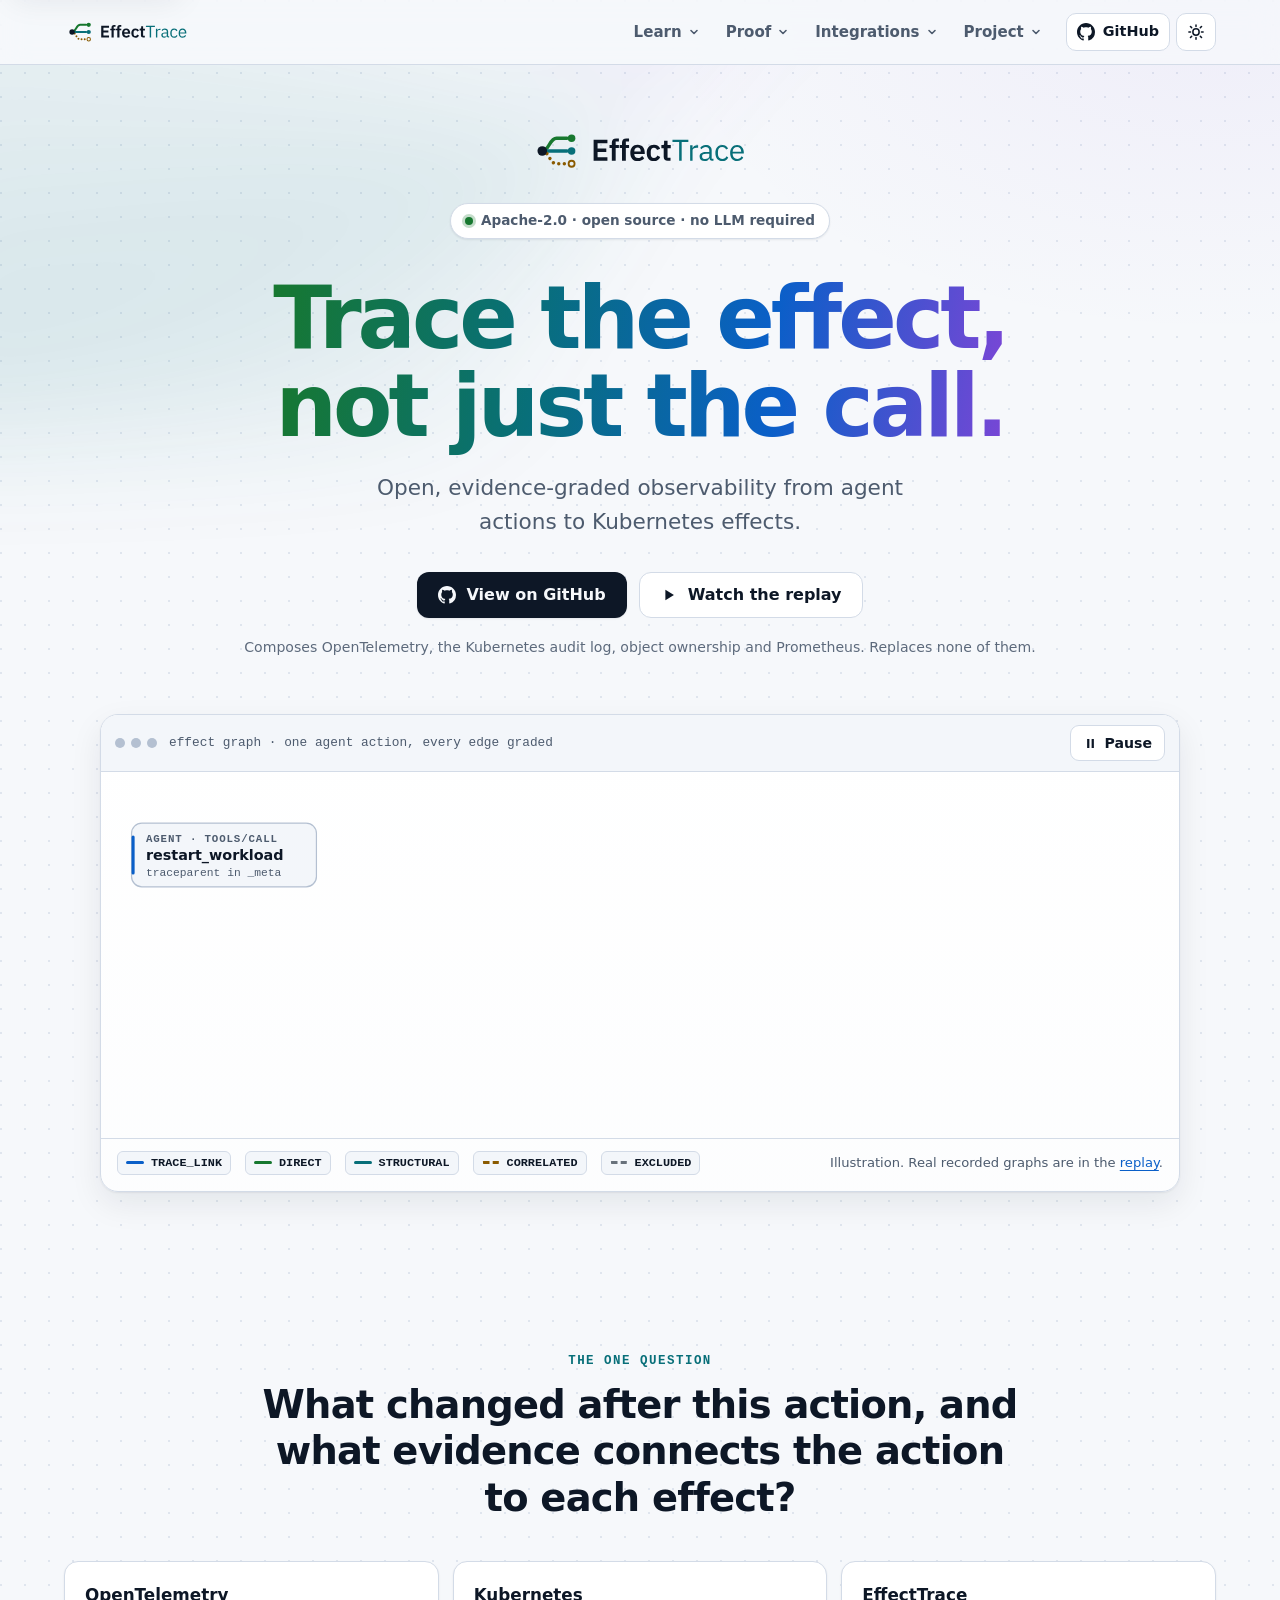
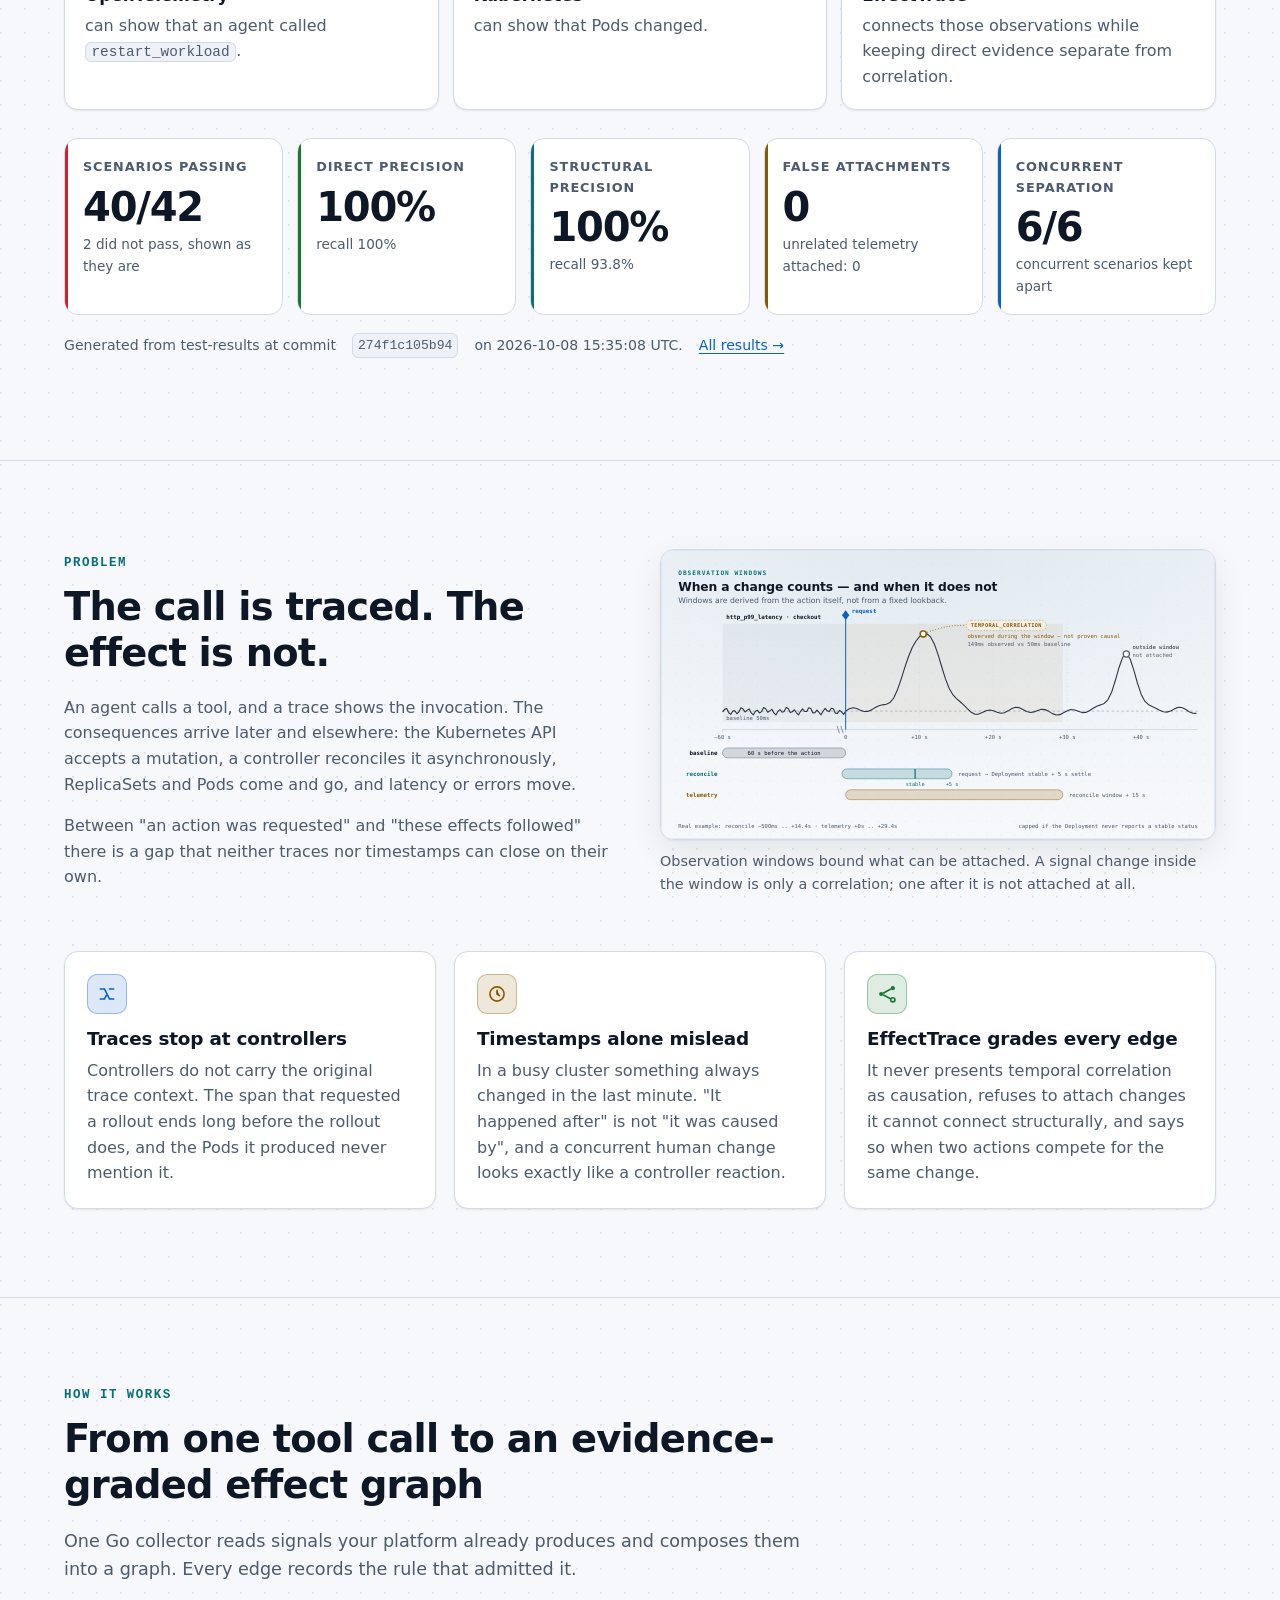
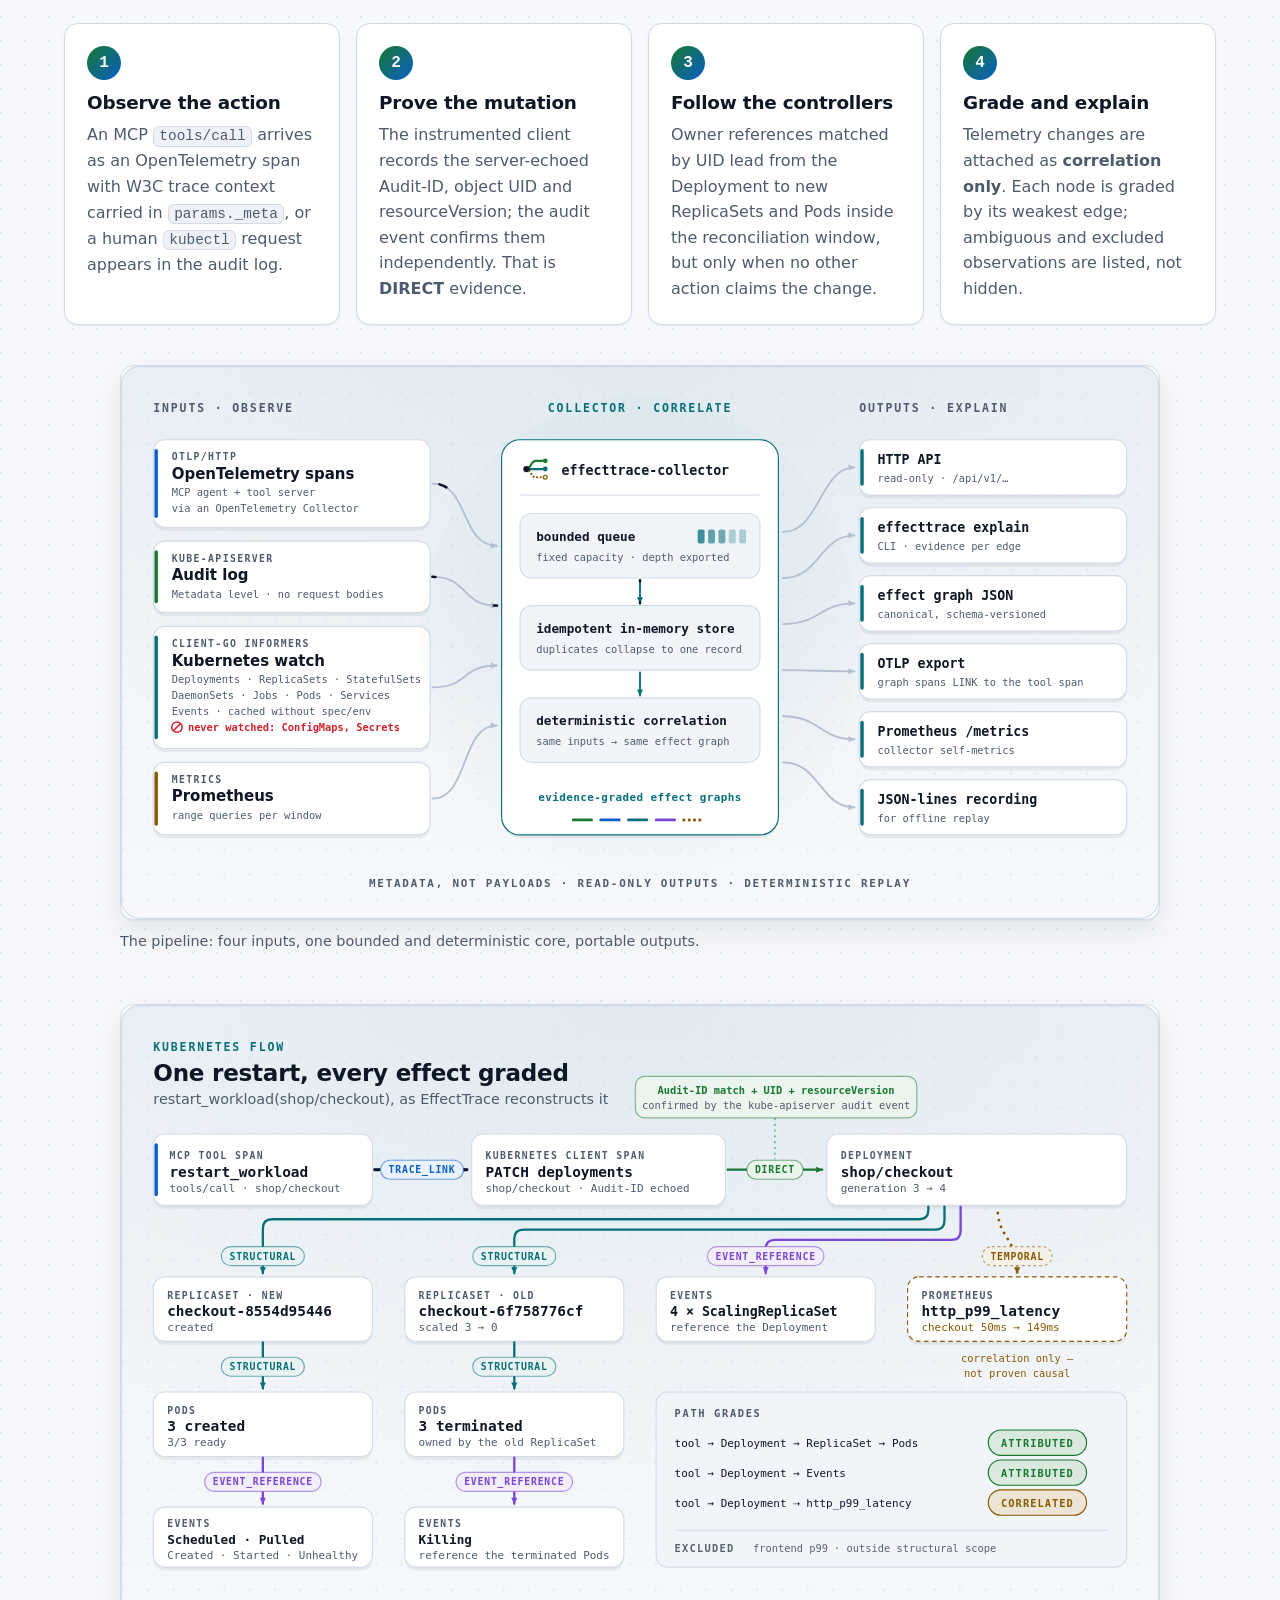
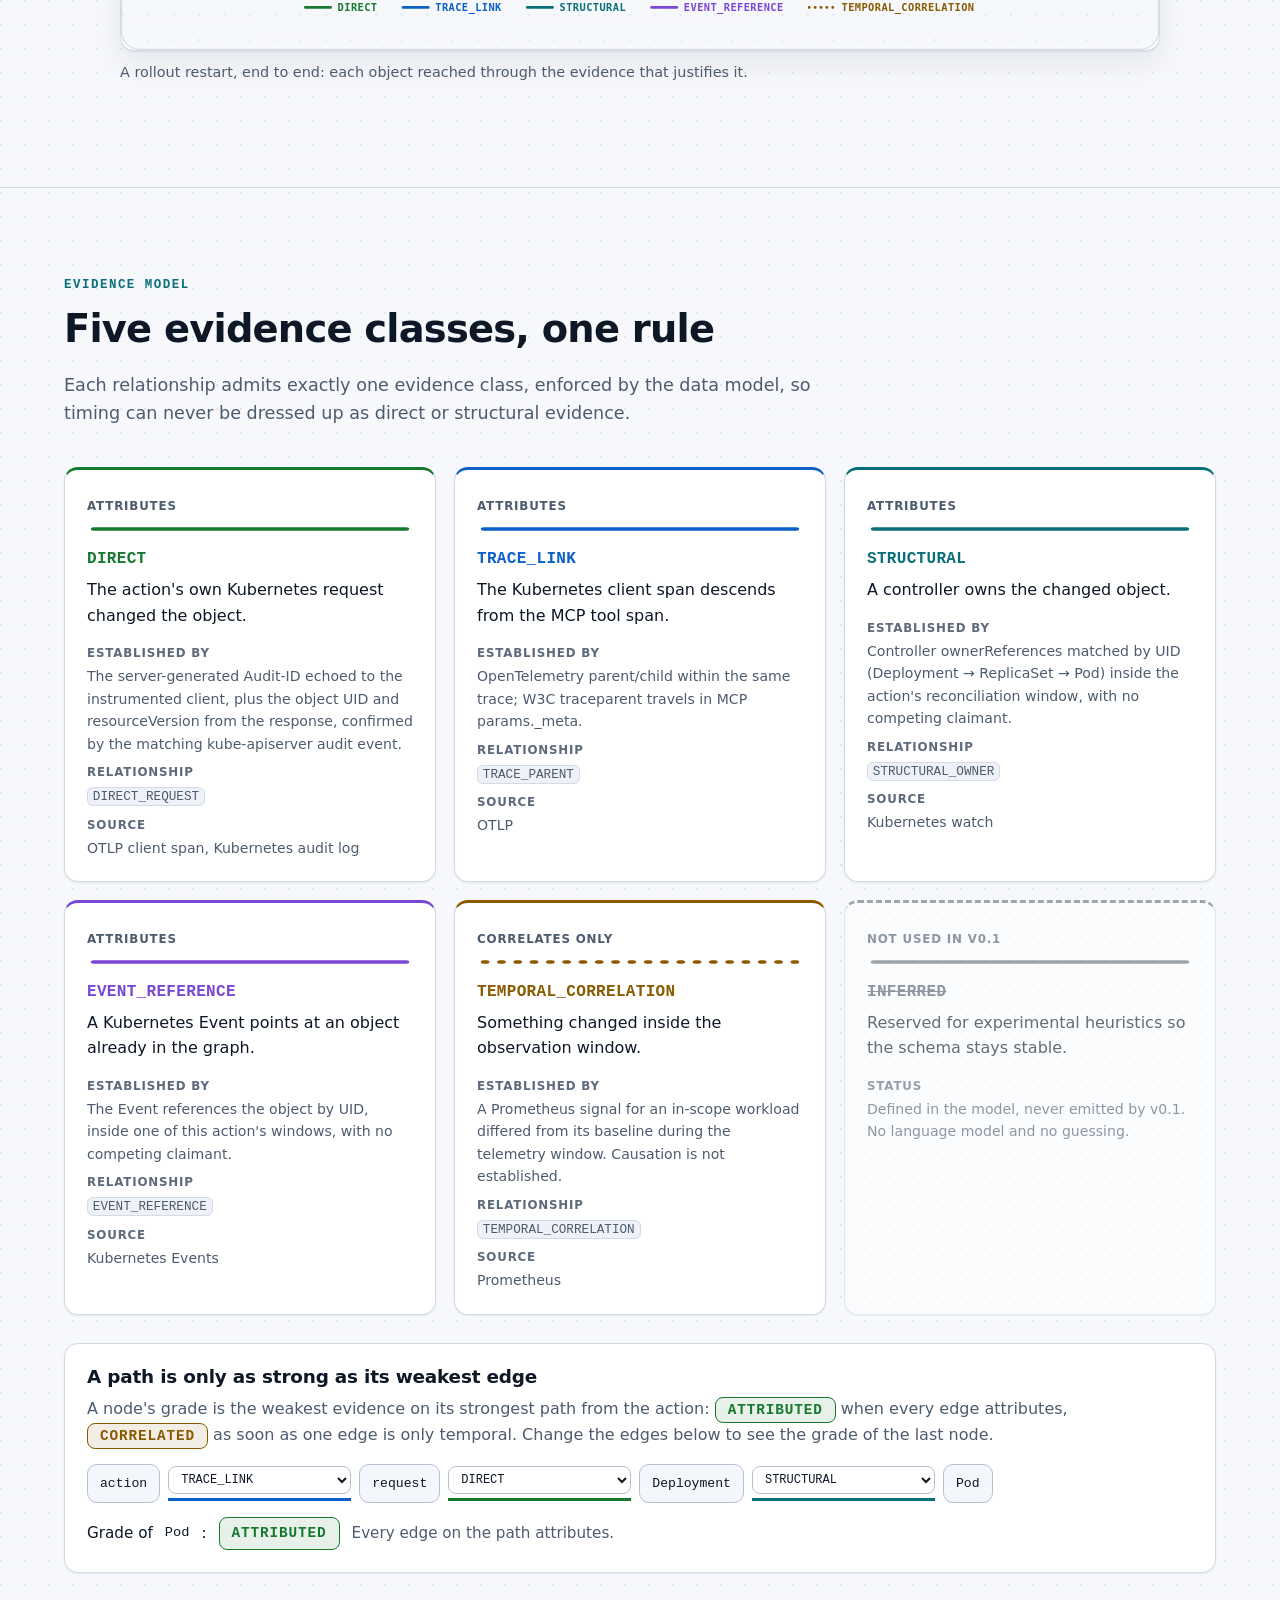
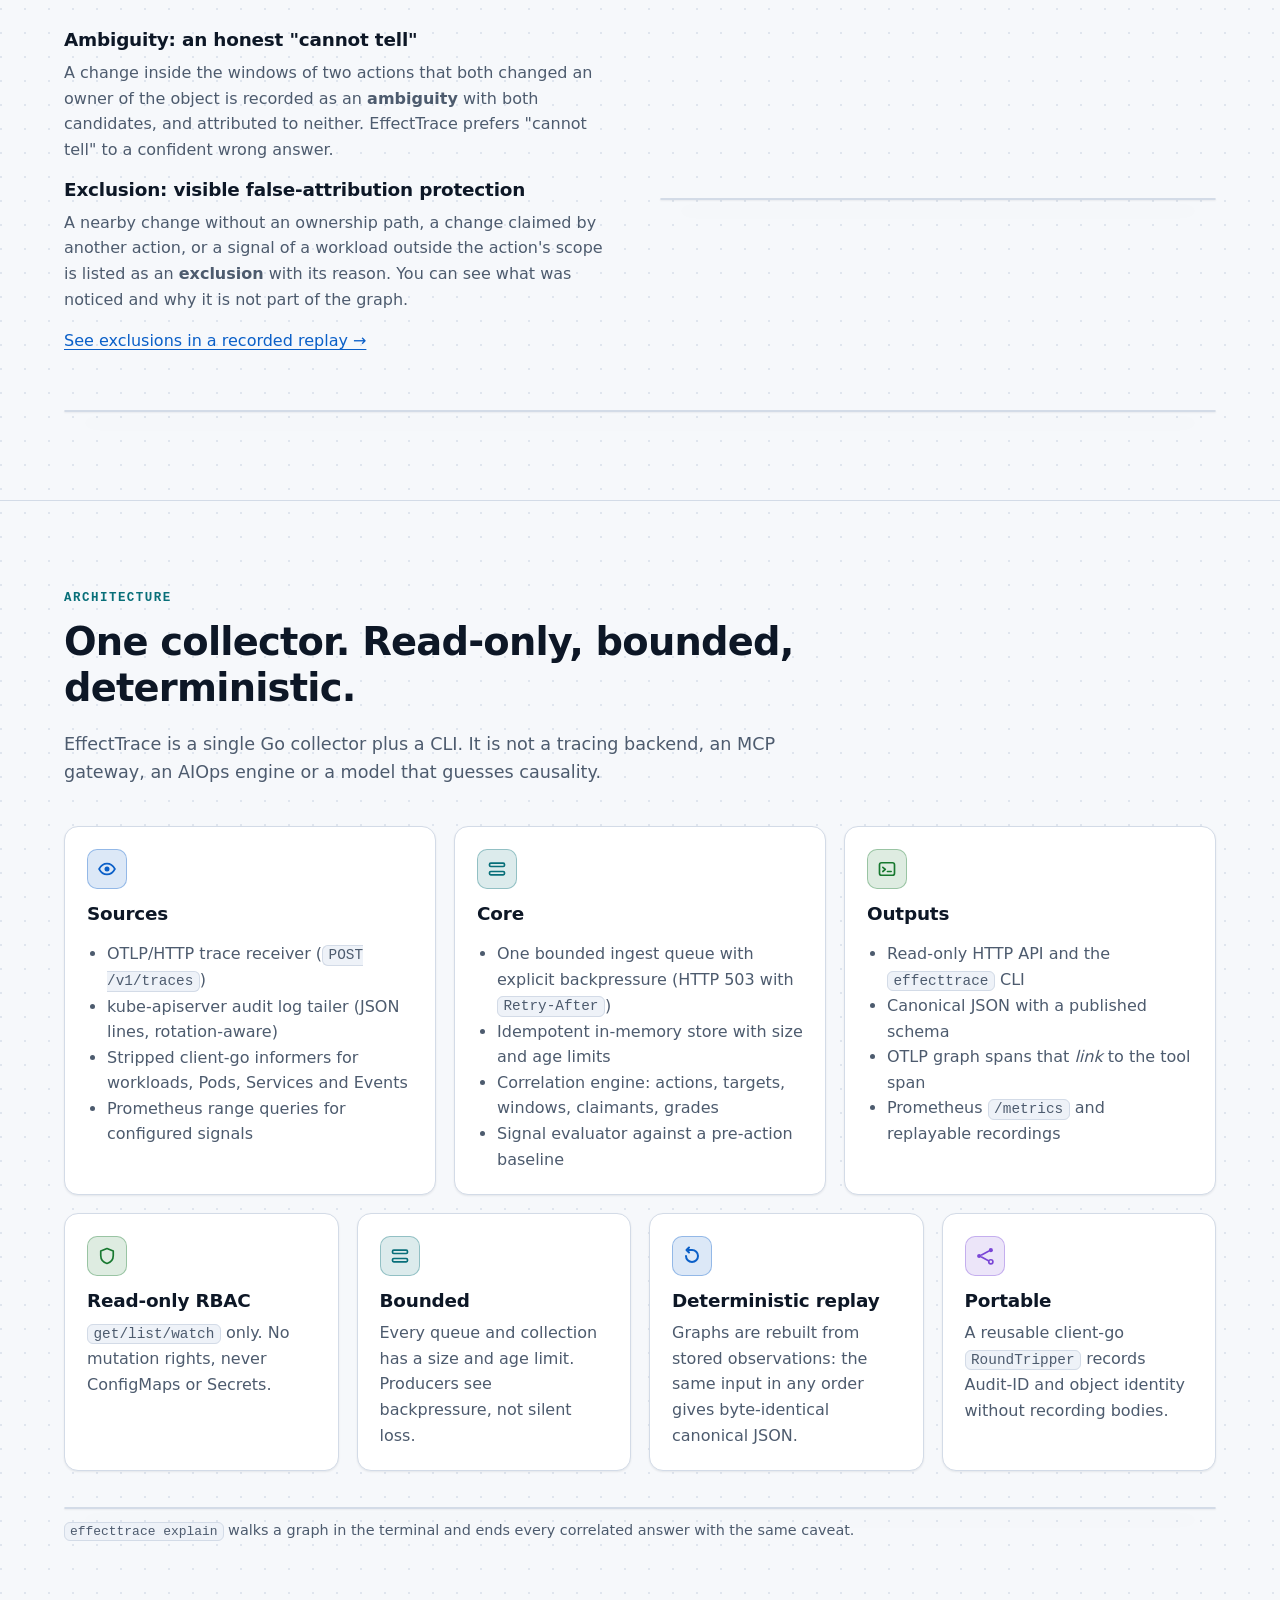
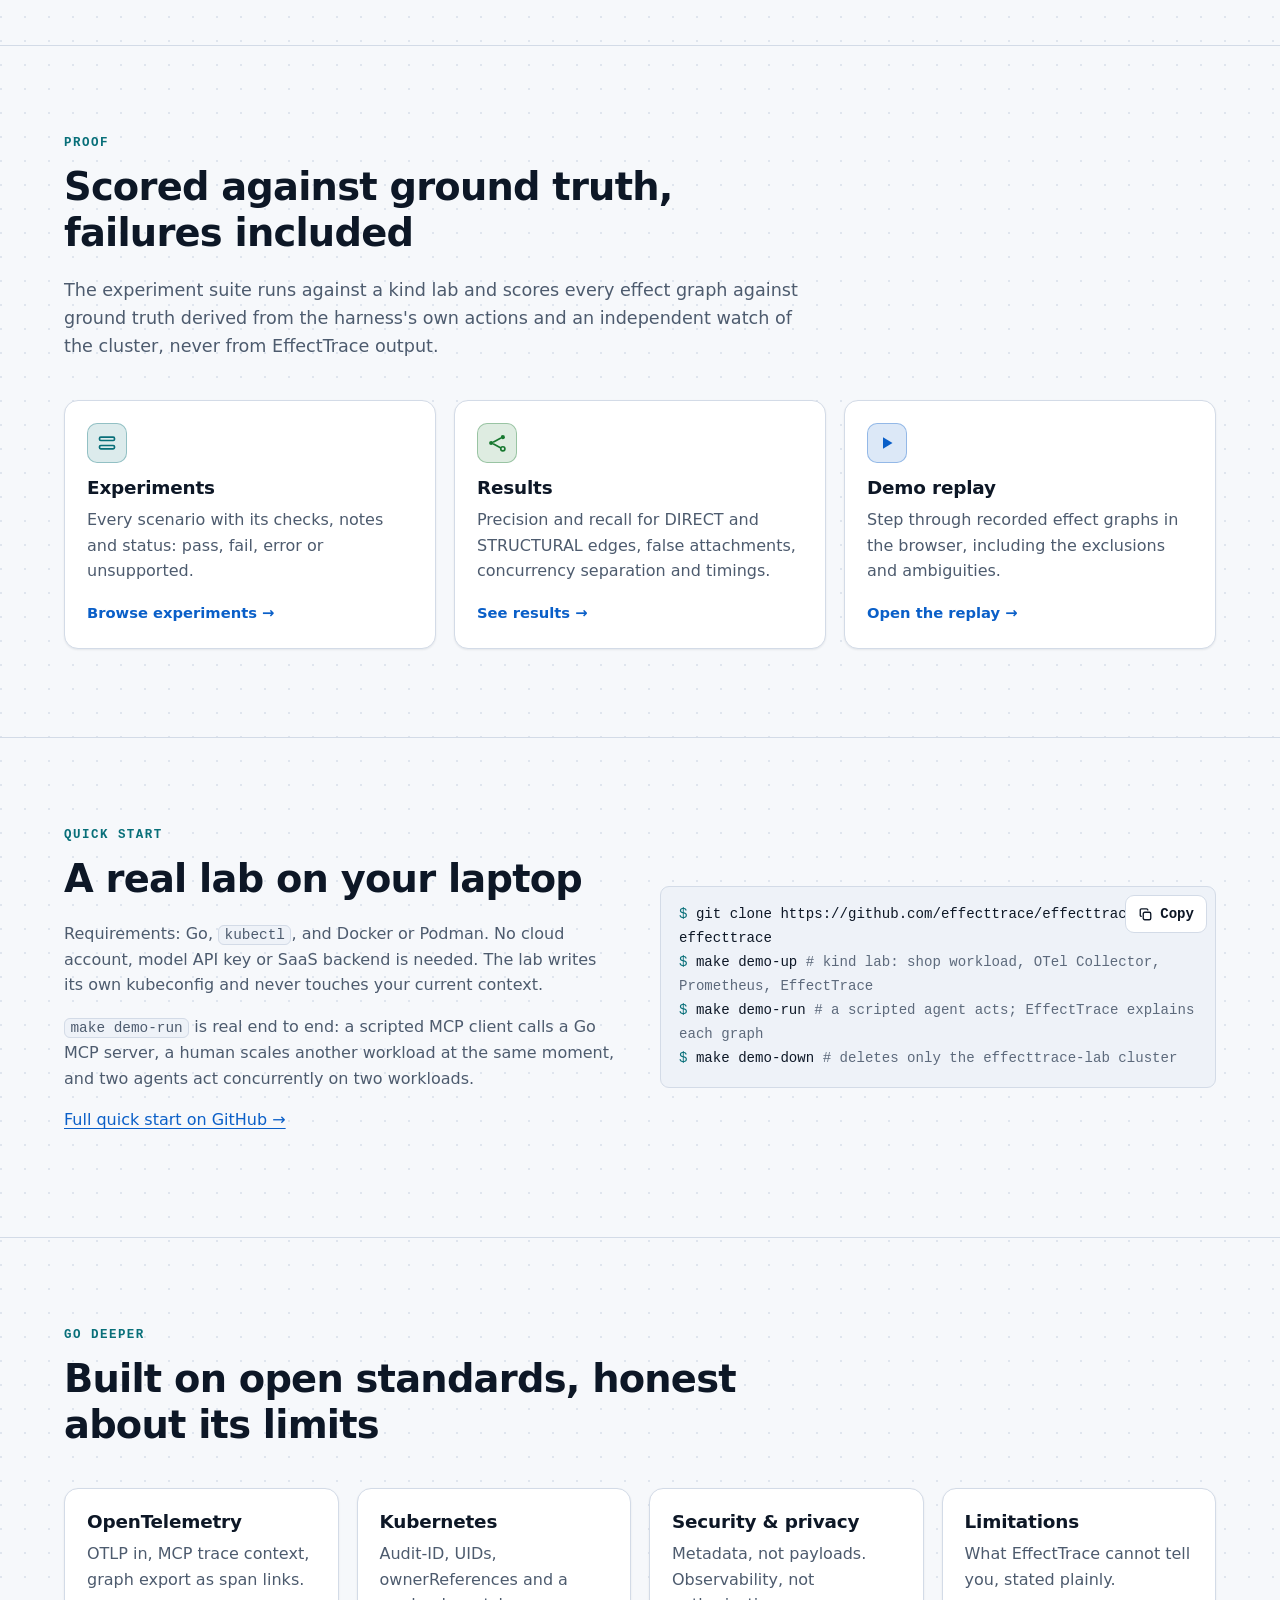
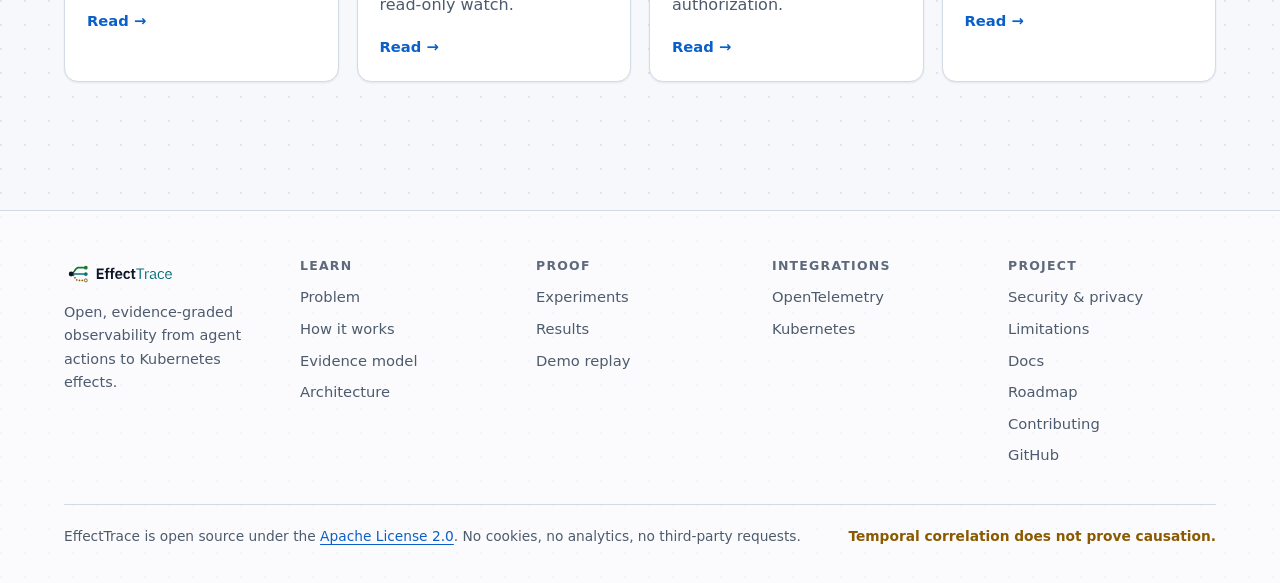
<file: index.html>
<!doctype html>
<html lang="en">
<head>
<meta charset="utf-8">
<meta name="viewport" content="width=device-width, initial-scale=1">
<meta http-equiv="Content-Security-Policy" content="default-src 'self'; img-src 'self' data:; style-src 'self'; script-src 'self'; connect-src 'self'; font-src 'self'; object-src 'none'; base-uri 'none'; form-action 'none'">
<meta name="referrer" content="no-referrer">
<title>EffectTrace · Trace the effect, not just the call.</title>
<meta name="description" content="Open, evidence-graded observability from agent actions to Kubernetes effects. Apache-2.0, no LLM required.">
<meta name="color-scheme" content="dark light">
<meta name="theme-color" content="#0b0f17" media="(prefers-color-scheme: dark)">
<meta name="theme-color" content="#f6f8fb" media="(prefers-color-scheme: light)">
<link rel="icon" href="favicon.svg" type="image/svg+xml">
<meta property="og:type" content="website">
<meta property="og:site_name" content="EffectTrace">
<meta property="og:title" content="EffectTrace · Trace the effect, not just the call.">
<meta property="og:description" content="Open, evidence-graded observability from agent actions to Kubernetes effects. Apache-2.0, no LLM required.">
<meta property="og:url" content="https://effecttrace.github.io/">
<meta property="og:image" content="https://effecttrace.github.io/assets/social-preview.png">
<meta property="og:image:width" content="1280">
<meta property="og:image:height" content="640">
<meta property="og:image:alt" content="EffectTrace: Trace the effect, not just the call.">
<meta name="twitter:card" content="summary_large_image">
<meta name="twitter:title" content="EffectTrace · Trace the effect, not just the call.">
<meta name="twitter:description" content="Open, evidence-graded observability from agent actions to Kubernetes effects. Apache-2.0, no LLM required.">
<meta name="twitter:image" content="https://effecttrace.github.io/assets/social-preview.png">
<link rel="stylesheet" href="assets/css/site.css">
<script src="assets/js/theme-init.js"></script>
<script type="module" src="assets/js/site.js"></script>
<script type="module" src="assets/js/home.js"></script>
</head>
<body>
<a class="skip-link" href="#main">Skip to content</a>
<header class="site-header">
<div class="container header-inner">
<a class="brand" href="index.html" aria-label="EffectTrace home">
<img class="theme-dark-only" src="assets/logo-dark.svg" alt="EffectTrace" width="128" height="34">
<img class="theme-light-only" src="assets/logo.svg" alt="EffectTrace" width="128" height="34">
</a>
<nav class="nav" id="site-nav" aria-label="Primary">
<ul class="nav-list">
<li class="nav-group"><button class="nav-trigger" type="button" aria-expanded="false" aria-controls="menu-learn">Learn <svg class="chev" viewBox="0 0 12 12" aria-hidden="true" focusable="false"><path fill="none" stroke="currentColor" stroke-width="1.6" stroke-linecap="round" stroke-linejoin="round" d="M3 4.5l3 3 3-3"/></svg></button><ul class="nav-menu" id="menu-learn"><li><a href="index.html#problem"><span class="m-title">Problem</span><span class="m-desc">Why the call is not the effect</span></a></li><li><a href="index.html#how-it-works"><span class="m-title">How it works</span><span class="m-desc">From tool call to effect graph</span></a></li><li><a href="index.html#evidence"><span class="m-title">Evidence model</span><span class="m-desc">Five evidence classes, weakest-link grades</span></a></li><li><a href="index.html#architecture"><span class="m-title">Architecture</span><span class="m-desc">One read-only, bounded, deterministic collector</span></a></li></ul></li><li class="nav-group"><button class="nav-trigger" type="button" aria-expanded="false" aria-controls="menu-proof">Proof <svg class="chev" viewBox="0 0 12 12" aria-hidden="true" focusable="false"><path fill="none" stroke="currentColor" stroke-width="1.6" stroke-linecap="round" stroke-linejoin="round" d="M3 4.5l3 3 3-3"/></svg></button><ul class="nav-menu" id="menu-proof"><li><a href="experiments.html"><span class="m-title">Experiments</span><span class="m-desc">Every scenario, every check, every failure</span></a></li><li><a href="results.html"><span class="m-title">Results</span><span class="m-desc">Precision, recall and timings from test-results</span></a></li><li><a href="replay.html"><span class="m-title">Demo replay</span><span class="m-desc">Explore recorded effect graphs in the browser</span></a></li></ul></li><li class="nav-group"><button class="nav-trigger" type="button" aria-expanded="false" aria-controls="menu-integrations">Integrations <svg class="chev" viewBox="0 0 12 12" aria-hidden="true" focusable="false"><path fill="none" stroke="currentColor" stroke-width="1.6" stroke-linecap="round" stroke-linejoin="round" d="M3 4.5l3 3 3-3"/></svg></button><ul class="nav-menu" id="menu-integrations"><li><a href="opentelemetry.html"><span class="m-title">OpenTelemetry</span><span class="m-desc">OTLP in, span links out, MCP trace context</span></a></li><li><a href="kubernetes.html"><span class="m-title">Kubernetes</span><span class="m-desc">Audit-ID, UIDs, ownerReferences, read-only watch</span></a></li></ul></li><li class="nav-group"><button class="nav-trigger" type="button" aria-expanded="false" aria-controls="menu-project">Project <svg class="chev" viewBox="0 0 12 12" aria-hidden="true" focusable="false"><path fill="none" stroke="currentColor" stroke-width="1.6" stroke-linecap="round" stroke-linejoin="round" d="M3 4.5l3 3 3-3"/></svg></button><ul class="nav-menu" id="menu-project"><li><a href="security.html"><span class="m-title">Security &amp; privacy</span><span class="m-desc">Metadata, not payloads</span></a></li><li><a href="limitations.html"><span class="m-title">Limitations</span><span class="m-desc">What EffectTrace cannot tell you</span></a></li><li><a href="project.html#docs"><span class="m-title">Docs</span><span class="m-desc">Reference documentation on GitHub</span></a></li><li><a href="project.html#roadmap"><span class="m-title">Roadmap</span><span class="m-desc">Planned work</span></a></li><li><a href="project.html#contributing"><span class="m-title">Contributing</span><span class="m-desc">Issues, pull requests, conduct</span></a></li></ul></li>
</ul>
</nav>
<div class="header-actions">
<a class="icon-btn" href="https://github.com/effecttrace/effecttrace" aria-label="EffectTrace on GitHub"><svg viewBox="0 0 16 16" aria-hidden="true" focusable="false"><path fill="currentColor" d="M8 0C3.58 0 0 3.58 0 8c0 3.54 2.29 6.53 5.47 7.59.4.07.55-.17.55-.38 0-.19-.01-.82-.01-1.49-2.01.37-2.53-.49-2.69-.94-.09-.23-.48-.94-.82-1.13-.28-.15-.68-.52-.01-.53.63-.01 1.08.58 1.23.82.72 1.21 1.87.87 2.33.66.07-.52.28-.87.51-1.07-1.78-.2-3.64-.89-3.64-3.95 0-.87.31-1.59.82-2.15-.08-.2-.36-1.02.08-2.12 0 0 .67-.21 2.2.82.64-.18 1.32-.27 2-.27.68 0 1.36.09 2 .27 1.53-1.04 2.2-.82 2.2-.82.44 1.1.16 1.92.08 2.12.51.56.82 1.27.82 2.15 0 3.07-1.87 3.75-3.65 3.95.29.25.54.73.54 1.48 0 1.07-.01 1.93-.01 2.2 0 .21.15.46.55.38A8.013 8.013 0 0016 8c0-4.42-3.58-8-8-8z"/></svg><span class="gh-label">GitHub</span></a>
<button class="icon-btn theme-toggle" type="button" aria-label="Toggle color theme"><svg class="i-sun" viewBox="0 0 24 24" aria-hidden="true" focusable="false"><circle cx="12" cy="12" r="4.2" fill="none" stroke="currentColor" stroke-width="2"/><path stroke="currentColor" stroke-width="2" stroke-linecap="round" d="M12 2.5v2.2M12 19.3v2.2M4.6 4.6l1.6 1.6M17.8 17.8l1.6 1.6M2.5 12h2.2M19.3 12h2.2M4.6 19.4l1.6-1.6M17.8 6.2l1.6-1.6"/></svg><svg class="i-moon" viewBox="0 0 24 24" aria-hidden="true" focusable="false"><path fill="none" stroke="currentColor" stroke-width="2" stroke-linejoin="round" d="M20.5 14.2A8.5 8.5 0 019.8 3.5a8.5 8.5 0 1010.7 10.7z"/></svg></button>
<button class="icon-btn menu-toggle" type="button" aria-expanded="false" aria-controls="site-nav" aria-label="Open menu"><svg viewBox="0 0 24 24" aria-hidden="true" focusable="false"><path stroke="currentColor" stroke-width="2" stroke-linecap="round" d="M4 7h16M4 12h16M4 17h16"/></svg></button>
</div>
</div>
</header>
<main id="main">

<section class="hero" aria-labelledby="hero-title">
<div class="container">
<img class="hero-logo theme-dark-only" src="assets/logo-dark.svg" alt="EffectTrace" width="224" height="60">
<img class="hero-logo theme-light-only" src="assets/logo.svg" alt="EffectTrace" width="224" height="60">
<p class="eyebrow"><span class="dot" aria-hidden="true"></span>Apache-2.0 · open source · no LLM required</p>
<h1 id="hero-title"><span class="grad-text">Trace the effect, not just the call.</span></h1>
<p class="hero-sub">Open, evidence-graded observability from agent actions to Kubernetes effects.</p>
<div class="cta-row">
<a class="btn btn-primary" href="https://github.com/effecttrace/effecttrace"><svg viewBox="0 0 16 16" aria-hidden="true" focusable="false"><path fill="currentColor" d="M8 0C3.58 0 0 3.58 0 8c0 3.54 2.29 6.53 5.47 7.59.4.07.55-.17.55-.38 0-.19-.01-.82-.01-1.49-2.01.37-2.53-.49-2.69-.94-.09-.23-.48-.94-.82-1.13-.28-.15-.68-.52-.01-.53.63-.01 1.08.58 1.23.82.72 1.21 1.87.87 2.33.66.07-.52.28-.87.51-1.07-1.78-.2-3.64-.89-3.64-3.95 0-.87.31-1.59.82-2.15-.08-.2-.36-1.02.08-2.12 0 0 .67-.21 2.2.82.64-.18 1.32-.27 2-.27.68 0 1.36.09 2 .27 1.53-1.04 2.2-.82 2.2-.82.44 1.1.16 1.92.08 2.12.51.56.82 1.27.82 2.15 0 3.07-1.87 3.75-3.65 3.95.29.25.54.73.54 1.48 0 1.07-.01 1.93-.01 2.2 0 .21.15.46.55.38A8.013 8.013 0 0016 8c0-4.42-3.58-8-8-8z"/></svg>View on GitHub</a>
<a class="btn btn-ghost" href="replay.html"><svg viewBox="0 0 20 20" aria-hidden="true" focusable="false"><path fill="currentColor" d="M6 4.2v11.6L15.5 10z"/></svg>Watch the replay</a>
</div>
<p class="hero-note">Composes OpenTelemetry, the Kubernetes audit log, object ownership and Prometheus. Replaces none of them.</p>

<figure class="diagram-card hd-anim is-pending" id="hero-diagram" aria-labelledby="hero-diagram-cap">
<div class="diagram-bar">
<div class="dots" aria-hidden="true"><span></span><span></span><span></span></div>
<span class="title" id="hero-diagram-cap">effect graph · one agent action, every edge graded</span>
<div class="hd-controls" hidden>
<button class="btn btn-ghost btn-sm" type="button" id="hd-toggle" aria-controls="hero-diagram"><svg viewBox="0 0 20 20" aria-hidden="true" focusable="false"><path fill="currentColor" d="M5.5 4h3v12h-3zM11.5 4h3v12h-3z"/></svg><span class="hd-label">Pause</span></button>
</div>
</div>
<div class="diagram-body">
<svg class="hero-svg wide" viewBox="0 0 1030 342" role="img" aria-labelledby="hw-t hw-d"><title id="hw-t">Animated example: how EffectTrace grades one agent action</title><desc id="hw-d">An agent&#x27;s tools/call restart_workload is linked by TRACE_LINK to a PATCH request, which changed Deployment shop/checkout by DIRECT evidence. The new ReplicaSet and its three Pods follow by STRUCTURAL evidence and are graded ATTRIBUTED. A p99 latency increase is attached only as a dashed TEMPORAL correlation and graded CORRELATED. Meanwhile a human runs kubectl scale on shop/payments; EffectTrace finds no ownership path to it, so it stays disconnected and is listed as excluded.</desc><g class="a-fade d11"><rect class="zone" x="20" y="168" width="500" height="166" rx="14"/><text class="zone-label" x="36" y="190">MEANWHILE · SAME MINUTE · ANOTHER ACTOR</text></g><path class="e e-trace a-draw d1" pathLength="1" d="M200 71.0H290"/><path class="e e-direct a-draw d3" pathLength="1" d="M470 71.0H560"/><path class="e e-struct a-draw d5" pathLength="1" d="M740 71.0H830"/><path class="e e-struct a-draw d7" pathLength="1" d="M920.0 102V186"/><mask id="hw-mask-t" maskUnits="userSpaceOnUse"><path class="mask-line a-draw d9" pathLength="1" d="M650.0 102V186"/></mask><path class="e e-temporal" mask="url(#hw-mask-t)" d="M650.0 102V186"/><g class="a-node d0"><rect class="node-box" x="20" y="40" width="180" height="62" rx="10"/><rect class="node-accent fill-trace" x="20" y="52" width="3" height="38" rx="1.5"/><text class="t-kind" x="34" y="58">AGENT · TOOLS/CALL</text><text class="t-name" x="34" y="76">restart_workload</text><text class="t-sub" x="34" y="92">traceparent in _meta</text></g><g class="a-node d2"><rect class="node-box" x="290" y="40" width="180" height="62" rx="10"/><rect class="node-accent fill-trace" x="290" y="52" width="3" height="38" rx="1.5"/><text class="t-kind" x="304" y="58">KUBERNETES REQUEST</text><text class="t-name" x="304" y="76">PATCH deployments</text><text class="t-sub" x="304" y="92">Audit-ID · UID · rv</text></g><g class="a-node d4"><rect class="node-box" x="560" y="40" width="180" height="62" rx="10"/><rect class="node-accent fill-direct" x="560" y="52" width="3" height="38" rx="1.5"/><text class="t-kind" x="574" y="58">DEPLOYMENT · MUTATED</text><text class="t-name" x="574" y="76">shop/checkout</text><text class="t-sub" x="574" y="92">generation 4 → 5</text></g><g class="a-node d6"><rect class="node-box" x="830" y="40" width="180" height="62" rx="10"/><rect class="node-accent fill-struct" x="830" y="52" width="3" height="38" rx="1.5"/><text class="t-kind" x="844" y="58">REPLICASET · CREATED</text><text class="t-name" x="844" y="76">checkout-65956f67f</text><text class="t-sub" x="844" y="92">ownerReference by UID</text></g><g class="a-node d8"><rect class="stack-box" x="838" y="178" width="180" height="62" rx="10"/><rect class="stack-box" x="834" y="182" width="180" height="62" rx="10"/><rect class="node-box" x="830" y="186" width="180" height="62" rx="10"/><rect class="node-accent fill-struct" x="830" y="198" width="3" height="38" rx="1.5"/><text class="t-kind" x="844" y="204">3 PODS · CREATED</text><text class="t-name" x="844" y="222">checkout-65956f67f-*</text><text class="t-sub" x="844" y="238">3/3 ready</text></g><g class="a-node d10"><rect class="node-box" x="560" y="186" width="180" height="62" rx="10"/><rect class="node-accent fill-temporal" x="560" y="198" width="3" height="38" rx="1.5"/><text class="t-kind" x="574" y="204">METRIC · CHANGED</text><text class="t-name" x="574" y="222">p99 latency</text><text class="t-sub" x="574" y="238">50 ms → 149 ms</text></g><g class="a-fade d2"><rect class="pill-bg" x="206.0" y="62.0" width="78.0" height="18" rx="9"/><text class="t-edge txt-trace" x="245.0" y="74.5" text-anchor="middle">TRACE_LINK</text></g><g class="a-fade d4"><rect class="pill-bg" x="488.8" y="62.0" width="52.4" height="18" rx="9"/><text class="t-edge txt-direct" x="515.0" y="74.5" text-anchor="middle">DIRECT</text></g><g class="a-fade d6"><rect class="pill-bg" x="746.0" y="62.0" width="78.0" height="18" rx="9"/><text class="t-edge txt-struct" x="785.0" y="74.5" text-anchor="middle">STRUCTURAL</text></g><g class="a-fade d8"><rect class="pill-bg" x="881.0" y="135.0" width="78.0" height="18" rx="9"/><text class="t-edge txt-struct" x="920.0" y="147.5" text-anchor="middle">STRUCTURAL</text></g><g class="a-fade d10"><rect class="pill-bg" x="611.0" y="135.0" width="78.0" height="18" rx="9"/><text class="t-edge txt-temporal" x="650.0" y="147.5" text-anchor="middle">CORRELATED</text></g><g class="a-node d11"><rect class="unrelated-box" x="40" y="210" width="190" height="56" rx="10"/><text class="t-kind" x="54" y="228">HUMAN · KUBECTL</text><text class="t-name" x="54" y="246">kubectl scale</text><text class="t-sub" x="54" y="262">payments 2 → 4</text></g><path class="e e-excluded a-fade d11" d="M230 238H300"/><g class="a-node d11"><rect class="unrelated-box" x="300" y="210" width="200" height="56" rx="10"/><text class="t-kind" x="314" y="228">DEPLOYMENT · SCALED</text><text class="t-name" x="314" y="246">shop/payments</text><text class="t-sub" x="314" y="262">its own effect graph</text></g><path class="e e-excluded a-probe d12" d="M580 102C570 150 470 150 440 210"/><g class="a-node d13"><circle cx="517" cy="151" r="11" class="pill-bg"/><path class="cut" d="M512 146L522 156M522 146L512 156"/></g><g class="a-node d13"><rect class="excl-tag" x="300" y="280" width="200" height="40" rx="8" stroke-width="1.1"/><text class="t-edge txt-muted" x="312" y="296">EXCLUDED</text><text class="t-sub" x="312" y="311">no ownership path</text></g><g class="a-node d14"><rect class="grade-attr" x="856" y="268" width="128" height="22" rx="6" stroke-width="1.2"/><text class="t-edge txt-direct" x="920.0" y="283" text-anchor="middle">ATTRIBUTED</text></g><g class="a-node d14"><rect class="grade-corr" x="586" y="268" width="128" height="22" rx="6" stroke-width="1.2"/><text class="t-edge txt-temporal" x="650.0" y="283" text-anchor="middle">CORRELATED</text></g></svg>
<svg class="hero-svg tall" viewBox="0 0 360 770" role="img" aria-labelledby="ht-t ht-d"><title id="ht-t">Animated example: how EffectTrace grades one agent action</title><desc id="ht-d">An agent&#x27;s tools/call restart_workload is linked by TRACE_LINK to a PATCH request, which changed Deployment shop/checkout by DIRECT evidence. The new ReplicaSet and its three Pods follow by STRUCTURAL evidence and are graded ATTRIBUTED. A p99 latency increase is attached only as a dashed TEMPORAL correlation and graded CORRELATED. Meanwhile a human runs kubectl scale on shop/payments; EffectTrace finds no ownership path to it, so it stays disconnected and is listed as excluded.</desc><g class="a-fade d11"><rect class="zone" x="8" y="572" width="344" height="190" rx="14"/><text class="zone-label" x="22" y="594">MEANWHILE · ANOTHER ACTOR</text></g><path class="e e-trace a-draw d1" pathLength="1" d="M180.0 72V120"/><path class="e e-direct a-draw d3" pathLength="1" d="M180.0 178V226"/><path class="e e-struct a-draw d5" pathLength="1" d="M140.0 284C140.0 318 92.0 312 92.0 344"/><mask id="ht-mask-t" maskUnits="userSpaceOnUse"><path class="mask-line a-draw d9" pathLength="1" d="M220.0 284C220.0 318 268.0 312 268.0 344"/></mask><path class="e e-temporal" mask="url(#ht-mask-t)" d="M220.0 284C220.0 318 268.0 312 268.0 344"/><path class="e e-struct a-draw d7" pathLength="1" d="M92.0 402V460"/><g class="a-node d0"><rect class="node-box" x="30" y="14" width="300" height="58" rx="10"/><rect class="node-accent fill-trace" x="30" y="26" width="3" height="34" rx="1.5"/><text class="t-kind" x="44" y="32">AGENT · TOOLS/CALL</text><text class="t-name" x="44" y="50">restart_workload</text><text class="t-sub" x="44" y="66">traceparent in _meta</text></g><g class="a-node d2"><rect class="node-box" x="30" y="120" width="300" height="58" rx="10"/><rect class="node-accent fill-trace" x="30" y="132" width="3" height="34" rx="1.5"/><text class="t-kind" x="44" y="138">KUBERNETES REQUEST</text><text class="t-name" x="44" y="156">PATCH deployments</text><text class="t-sub" x="44" y="172">Audit-ID · UID · rv</text></g><g class="a-node d4"><rect class="node-box" x="30" y="226" width="300" height="58" rx="10"/><rect class="node-accent fill-direct" x="30" y="238" width="3" height="34" rx="1.5"/><text class="t-kind" x="44" y="244">DEPLOYMENT · MUTATED</text><text class="t-name" x="44" y="262">shop/checkout</text><text class="t-sub" x="44" y="278">generation 4 → 5</text></g><g class="a-node d6"><rect class="node-box" x="12" y="344" width="160" height="58" rx="10"/><rect class="node-accent fill-struct" x="12" y="356" width="3" height="34" rx="1.5"/><text class="t-kind" x="26" y="362">REPLICASET · NEW</text><text class="t-name" x="26" y="380" font-size="13">checkout-659…</text><text class="t-sub" x="26" y="396">ownerReference by UID</text></g><g class="a-node d8"><rect class="stack-box" x="20" y="452" width="160" height="58" rx="10"/><rect class="stack-box" x="16" y="456" width="160" height="58" rx="10"/><rect class="node-box" x="12" y="460" width="160" height="58" rx="10"/><rect class="node-accent fill-struct" x="12" y="472" width="3" height="34" rx="1.5"/><text class="t-kind" x="26" y="478">3 PODS · CREATED</text><text class="t-name" x="26" y="496" font-size="13">checkout-659…-*</text><text class="t-sub" x="26" y="512">3/3 ready</text></g><g class="a-node d10"><rect class="node-box" x="188" y="344" width="160" height="58" rx="10"/><rect class="node-accent fill-temporal" x="188" y="356" width="3" height="34" rx="1.5"/><text class="t-kind" x="202" y="362">METRIC · CHANGED</text><text class="t-name" x="202" y="380" font-size="13">p99 latency</text><text class="t-sub" x="202" y="396">50 → 149 ms</text></g><g class="a-fade d2"><rect class="pill-bg" x="141.0" y="87.0" width="78.0" height="18" rx="9"/><text class="t-edge txt-trace" x="180.0" y="99.5" text-anchor="middle">TRACE_LINK</text></g><g class="a-fade d4"><rect class="pill-bg" x="153.8" y="193.0" width="52.4" height="18" rx="9"/><text class="t-edge txt-direct" x="180.0" y="205.5" text-anchor="middle">DIRECT</text></g><g class="a-fade d6"><rect class="pill-bg" x="57.0" y="309" width="78.0" height="18" rx="9"/><text class="t-edge txt-struct" x="96.0" y="321.5" text-anchor="middle">STRUCTURAL</text></g><g class="a-fade d10"><rect class="pill-bg" x="225.0" y="309" width="78.0" height="18" rx="9"/><text class="t-edge txt-temporal" x="264.0" y="321.5" text-anchor="middle">CORRELATED</text></g><g class="a-fade d8"><rect class="pill-bg" x="53.0" y="424.0" width="78.0" height="18" rx="9"/><text class="t-edge txt-struct" x="92.0" y="436.5" text-anchor="middle">STRUCTURAL</text></g><g class="a-node d14"><rect class="grade-corr" x="204" y="414" width="128" height="22" rx="6" stroke-width="1.2"/><text class="t-edge txt-temporal" x="268.0" y="429" text-anchor="middle">CORRELATED</text></g><g class="a-node d14"><rect class="grade-attr" x="28" y="534" width="128" height="22" rx="6" stroke-width="1.2"/><text class="t-edge txt-direct" x="92.0" y="549" text-anchor="middle">ATTRIBUTED</text></g><g class="a-node d11"><rect class="unrelated-box" x="12" y="610" width="160" height="56" rx="10"/><text class="t-kind" x="26" y="628">HUMAN · KUBECTL</text><text class="t-name" x="26" y="646" font-size="13">kubectl scale</text><text class="t-sub" x="26" y="662">payments 2 → 4</text></g><path class="e e-excluded a-fade d11" d="M172 638H188"/><g class="a-node d11"><rect class="unrelated-box" x="188" y="610" width="160" height="56" rx="10"/><text class="t-kind" x="202" y="628">DEPLOYMENT · SCALED</text><text class="t-name" x="202" y="646" font-size="13">shop/payments</text><text class="t-sub" x="202" y="662">own effect graph</text></g><path class="e e-excluded a-probe d12" d="M318 444C338 520 338 560 308 610"/><g class="a-node d13"><circle cx="334" cy="527" r="11" class="pill-bg"/><path class="cut" d="M329 522L339 532M339 522L329 532"/></g><g class="a-node d13"><rect class="excl-tag" x="168" y="690" width="180" height="40" rx="8" stroke-width="1.1"/><text class="t-edge txt-muted" x="180" y="706">EXCLUDED</text><text class="t-sub" x="180" y="721">no ownership path</text></g></svg>
</div>
<figcaption class="diagram-legend">
<span class="ev-chip c-trace"><span class="sw"></span>TRACE_LINK</span>
<span class="ev-chip c-direct"><span class="sw"></span>DIRECT</span>
<span class="ev-chip c-struct"><span class="sw"></span>STRUCTURAL</span>
<span class="ev-chip c-temporal dashed"><span class="sw"></span>CORRELATED</span>
<span class="ev-chip c-excluded dashed"><span class="sw"></span>EXCLUDED</span>
<span class="lg-note">Illustration. Real recorded graphs are in the <a href="replay.html">replay</a>.</span>
</figcaption>
</figure>
</div>
</section>

<section class="section" aria-labelledby="gap-title">
<div class="container">
<div class="section-head center">
<span class="kicker">The one question</span>
<h2 id="gap-title">What changed after this action, and what evidence connects the action to each effect?</h2>
</div>
<div class="trio">
<div class="card"><strong>OpenTelemetry</strong><span class="muted">can show that an agent called <code>restart_workload</code>.</span></div>
<div class="card"><strong>Kubernetes</strong><span class="muted">can show that Pods changed.</span></div>
<div class="card"><strong>EffectTrace</strong><span class="muted">connects those observations while keeping direct evidence separate from correlation.</span></div>
</div>
<div class="stat-grid" id="home-stats" aria-live="polite">
</div>
<p class="data-foot" id="home-stats-foot"><span class="loading">Loading the latest experiment summary…</span></p>
</div>
</section>

<section class="section" id="problem" aria-labelledby="problem-title">
<div class="container">
<div class="two-col">
<div>
<span class="kicker">Problem</span>
<h2 id="problem-title">The call is traced. The effect is not.</h2>
<p class="muted">An agent calls a tool, and a trace shows the invocation. The consequences arrive later and elsewhere: the Kubernetes API accepts a mutation, a controller reconciles it asynchronously, ReplicaSets and Pods come and go, and latency or errors move.</p>
<p class="muted">Between "an action was requested" and "these effects followed" there is a gap that neither traces nor timestamps can close on their own.</p>
</div>
<div>
<figure class="art-frame"><picture><source data-theme-src="dark" media="(prefers-color-scheme: dark)" srcset="assets/art/windows-dark.svg"><source data-theme-src="light" media="(prefers-color-scheme: light)" srcset="assets/art/windows-light.svg"><img src="assets/art/windows-light.svg" alt="Timeline: baseline window, request, reconcile window ending after a stable status plus settle, telemetry window. A spike inside the window is a temporal correlation; a spike after it is not attached." loading="lazy" decoding="async" width="900"></picture></figure>
<p class="art-caption">Observation windows bound what can be attached. A signal change inside the window is only a correlation; one after it is not attached at all.</p>
</div>
</div>
<div class="grid grid-3 mt-lg">
<div class="card"><div class="card-icon c-trace"><svg viewBox="0 0 24 24" aria-hidden="true" focusable="false"><path fill="none" stroke="currentColor" stroke-width="2" stroke-linecap="round" d="M4 6h5l6 12h5M4 18h5l2-4M15 6h5"/></svg></div><h3>Traces stop at controllers</h3><p class="muted">Controllers do not carry the original trace context. The span that requested a rollout ends long before the rollout does, and the Pods it produced never mention it.</p></div>
<div class="card"><div class="card-icon c-temporal"><svg viewBox="0 0 24 24" aria-hidden="true" focusable="false"><circle cx="12" cy="12" r="8.5" fill="none" stroke="currentColor" stroke-width="2"/><path stroke="currentColor" stroke-width="2" stroke-linecap="round" d="M12 7.5V12l3 2"/></svg></div><h3>Timestamps alone mislead</h3><p class="muted">In a busy cluster something always changed in the last minute. "It happened after" is not "it was caused by", and a concurrent human change looks exactly like a controller reaction.</p></div>
<div class="card"><div class="card-icon c-direct"><svg viewBox="0 0 24 24" aria-hidden="true" focusable="false"><circle cx="5" cy="12" r="2.5" fill="currentColor"/><circle cx="19" cy="5" r="2.5" fill="currentColor"/><circle cx="19" cy="19" r="2.5" fill="none" stroke="currentColor" stroke-width="2"/><path fill="none" stroke="currentColor" stroke-width="2" d="M7.3 11l9.4-5M7.3 13l9.4 5" stroke-dasharray="0"/></svg></div><h3>EffectTrace grades every edge</h3><p class="muted">It never presents temporal correlation as causation, refuses to attach changes it cannot connect structurally, and says so when two actions compete for the same change.</p></div>
</div>
</div>
</section>

<section class="section" id="how-it-works" aria-labelledby="how-title">
<div class="container">
<div class="section-head">
<span class="kicker">How it works</span>
<h2 id="how-title">From one tool call to an evidence-graded effect graph</h2>
<p>One Go collector reads signals your platform already produces and composes them into a graph. Every edge records the rule that admitted it.</p>
</div>
<ol class="steps" role="list">
<li class="card step"><h3>Observe the action</h3><p class="muted">An MCP <code>tools/call</code> arrives as an OpenTelemetry span with W3C trace context carried in <code>params._meta</code>, or a human <code>kubectl</code> request appears in the audit log.</p></li>
<li class="card step"><h3>Prove the mutation</h3><p class="muted">The instrumented client records the server-echoed Audit-ID, object UID and resourceVersion; the audit event confirms them independently. That is <strong>DIRECT</strong> evidence.</p></li>
<li class="card step"><h3>Follow the controllers</h3><p class="muted">Owner references matched by UID lead from the Deployment to new ReplicaSets and Pods inside the reconciliation window, but only when no other action claims the change.</p></li>
<li class="card step"><h3>Grade and explain</h3><p class="muted">Telemetry changes are attached as <strong>correlation only</strong>. Each node is graded by its weakest edge; ambiguous and excluded observations are listed, not hidden.</p></li>
</ol>
<div class="art-stack">
<div><figure class="art-frame"><picture><source data-theme-src="dark" media="(prefers-color-scheme: dark)" srcset="assets/art/pipeline-dark.svg"><source data-theme-src="light" media="(prefers-color-scheme: light)" srcset="assets/art/pipeline-light.svg"><img src="assets/art/pipeline-light.svg" alt="Inputs: OTLP spans, the kube-apiserver audit log, the Kubernetes watch and Prometheus. The collector runs a bounded queue, an idempotent in-memory store and a deterministic correlation engine. Outputs: read-only API, CLI, canonical JSON, OTLP graph spans, Prometheus metrics and replayable recordings." loading="lazy" decoding="async" width="900"></picture></figure><p class="art-caption">The pipeline: four inputs, one bounded and deterministic core, portable outputs.</p></div>
<div><figure class="art-frame"><picture><source data-theme-src="dark" media="(prefers-color-scheme: dark)" srcset="assets/art/rollout-dark.svg"><source data-theme-src="light" media="(prefers-color-scheme: light)" srcset="assets/art/rollout-light.svg"><img src="assets/art/rollout-light.svg" alt="One restart, every effect graded: tool span, client span, Deployment, new and old ReplicaSets, Pods, Events and a correlated latency change." loading="lazy" decoding="async" width="900"></picture></figure><p class="art-caption">A rollout restart, end to end: each object reached through the evidence that justifies it.</p></div>
</div>
</div>
</section>

<section class="section" id="evidence" aria-labelledby="evidence-title">
<div class="container">
<div class="section-head">
<span class="kicker">Evidence model</span>
<h2 id="evidence-title">Five evidence classes, one rule</h2>
<p>Each relationship admits exactly one evidence class, enforced by the data model, so timing can never be dressed up as direct or structural evidence.</p>
</div>
<div class="grid grid-3">
<article class="card ev-card c-direct">
<span class="ev-tag">Attributes</span>
<svg class="ev-line" viewBox="0 0 200 14" preserveAspectRatio="none" aria-hidden="true" focusable="false"><line x1="4" y1="7" x2="196" y2="7"/></svg>
<h3>DIRECT</h3>
<p>The action's own Kubernetes request changed the object.</p>
<dl><dt>Established by</dt><dd>The server-generated Audit-ID echoed to the instrumented client, plus the object UID and resourceVersion from the response, confirmed by the matching kube-apiserver audit event.</dd><dt>Relationship</dt><dd><code>DIRECT_REQUEST</code></dd><dt>Source</dt><dd>OTLP client span, Kubernetes audit log</dd></dl>
</article>
<article class="card ev-card c-trace">
<span class="ev-tag">Attributes</span>
<svg class="ev-line" viewBox="0 0 200 14" preserveAspectRatio="none" aria-hidden="true" focusable="false"><line x1="4" y1="7" x2="196" y2="7"/></svg>
<h3>TRACE_LINK</h3>
<p>The Kubernetes client span descends from the MCP tool span.</p>
<dl><dt>Established by</dt><dd>OpenTelemetry parent/child within the same trace; W3C traceparent travels in MCP params._meta.</dd><dt>Relationship</dt><dd><code>TRACE_PARENT</code></dd><dt>Source</dt><dd>OTLP</dd></dl>
</article>
<article class="card ev-card c-struct">
<span class="ev-tag">Attributes</span>
<svg class="ev-line" viewBox="0 0 200 14" preserveAspectRatio="none" aria-hidden="true" focusable="false"><line x1="4" y1="7" x2="196" y2="7"/></svg>
<h3>STRUCTURAL</h3>
<p>A controller owns the changed object.</p>
<dl><dt>Established by</dt><dd>Controller ownerReferences matched by UID (Deployment → ReplicaSet → Pod) inside the action's reconciliation window, with no competing claimant.</dd><dt>Relationship</dt><dd><code>STRUCTURAL_OWNER</code></dd><dt>Source</dt><dd>Kubernetes watch</dd></dl>
</article>
<article class="card ev-card c-event">
<span class="ev-tag">Attributes</span>
<svg class="ev-line" viewBox="0 0 200 14" preserveAspectRatio="none" aria-hidden="true" focusable="false"><line x1="4" y1="7" x2="196" y2="7"/></svg>
<h3>EVENT_REFERENCE</h3>
<p>A Kubernetes Event points at an object already in the graph.</p>
<dl><dt>Established by</dt><dd>The Event references the object by UID, inside one of this action's windows, with no competing claimant.</dd><dt>Relationship</dt><dd><code>EVENT_REFERENCE</code></dd><dt>Source</dt><dd>Kubernetes Events</dd></dl>
</article>
<article class="card ev-card c-temporal dashed">
<span class="ev-tag">Correlates only</span>
<svg class="ev-line" viewBox="0 0 200 14" preserveAspectRatio="none" aria-hidden="true" focusable="false"><line x1="4" y1="7" x2="196" y2="7"/></svg>
<h3>TEMPORAL_CORRELATION</h3>
<p>Something changed inside the observation window.</p>
<dl><dt>Established by</dt><dd>A Prometheus signal for an in-scope workload differed from its baseline during the telemetry window. Causation is not established.</dd><dt>Relationship</dt><dd><code>TEMPORAL_CORRELATION</code></dd><dt>Source</dt><dd>Prometheus</dd></dl>
</article>
<article class="card ev-card c-inferred disabled" aria-label="INFERRED, not used in v0.1">
<span class="ev-tag">Not used in v0.1</span>
<svg class="ev-line" viewBox="0 0 200 14" preserveAspectRatio="none" aria-hidden="true" focusable="false"><line x1="4" y1="7" x2="196" y2="7"/></svg>
<h3>INFERRED</h3>
<p>Reserved for experimental heuristics so the schema stays stable.</p>
<dl><dt>Status</dt><dd>Defined in the model, never emitted by v0.1. No language model and no guessing.</dd></dl>
</article>
</div>

<div class="card wl-play" id="weakest-link">
<h3>A path is only as strong as its weakest edge</h3>
<p class="muted">A node's grade is the weakest evidence on its strongest path from the action: <span class="grade attributed">ATTRIBUTED</span> when every edge attributes, <span class="grade correlated">CORRELATED</span> as soon as one edge is only temporal. Change the edges below to see the grade of the last node.</p>
<div class="wl-path" id="wl-path">
<span class="wl-node">action</span>
<span class="wl-edge c-trace" data-edge="0"><label class="visually-hidden" for="wl-e0">Evidence on edge 1</label><select id="wl-e0"></select><span class="wl-line" aria-hidden="true"></span></span>
<span class="wl-node">request</span>
<span class="wl-edge c-direct" data-edge="1"><label class="visually-hidden" for="wl-e1">Evidence on edge 2</label><select id="wl-e1"></select><span class="wl-line" aria-hidden="true"></span></span>
<span class="wl-node">Deployment</span>
<span class="wl-edge c-struct" data-edge="2"><label class="visually-hidden" for="wl-e2">Evidence on edge 3</label><select id="wl-e2"></select><span class="wl-line" aria-hidden="true"></span></span>
<span class="wl-node">Pod</span>
</div>
<p class="wl-result" aria-live="polite">Grade of <span class="mono">Pod</span>: <span class="grade attributed" id="wl-grade">ATTRIBUTED</span> <span class="muted" id="wl-why">Every edge on the path attributes.</span></p>
</div>

<div class="two-col">
<div>
<h3>Ambiguity: an honest "cannot tell"</h3>
<p class="muted">A change inside the windows of two actions that both changed an owner of the object is recorded as an <strong>ambiguity</strong> with both candidates, and attributed to neither. EffectTrace prefers "cannot tell" to a confident wrong answer.</p>
<h3>Exclusion: visible false-attribution protection</h3>
<p class="muted">A nearby change without an ownership path, a change claimed by another action, or a signal of a workload outside the action's scope is listed as an <strong>exclusion</strong> with its reason. You can see what was noticed and why it is not part of the graph.</p>
<p><a href="replay.html#unrelated">See exclusions in a recorded replay →</a></p>
</div>
<div><figure class="art-frame"><picture><source data-theme-src="dark" media="(prefers-color-scheme: dark)" srcset="assets/art/concurrent-dark.svg"><source data-theme-src="light" media="(prefers-color-scheme: light)" srcset="assets/art/concurrent-light.svg"><img src="assets/art/concurrent-light.svg" alt="Two concurrent actions on different workloads keep separate graphs; two actions on the same workload leave the overlapping changes ambiguous." loading="lazy" decoding="async" width="900"></picture></figure></div>
</div>
<div class="evidence-art"><figure class="art-frame"><picture><source data-theme-src="dark" media="(prefers-color-scheme: dark)" srcset="assets/art/evidence-dark.svg"><source data-theme-src="light" media="(prefers-color-scheme: light)" srcset="assets/art/evidence-light.svg"><img src="assets/art/evidence-light.svg" alt="Evidence classes: DIRECT, TRACE_LINK, STRUCTURAL and EVENT_REFERENCE attribute; TEMPORAL_CORRELATION only correlates; INFERRED is not used in v0.1. A path is only as strong as its weakest edge." loading="lazy" decoding="async" width="900"></picture></figure></div>
</div>
</section>

<section class="section" id="architecture" aria-labelledby="arch-title">
<div class="container">
<div class="section-head">
<span class="kicker">Architecture</span>
<h2 id="arch-title">One collector. Read-only, bounded, deterministic.</h2>
<p>EffectTrace is a single Go collector plus a CLI. It is not a tracing backend, an MCP gateway, an AIOps engine or a model that guesses causality.</p>
</div>
<div class="grid grid-3">
<div class="card"><div class="card-icon c-trace"><svg viewBox="0 0 24 24" aria-hidden="true" focusable="false"><path fill="none" stroke="currentColor" stroke-width="2" d="M2.5 12S6 5.5 12 5.5 21.5 12 21.5 12 18 18.5 12 18.5 2.5 12 2.5 12z"/><circle cx="12" cy="12" r="3" fill="currentColor"/></svg></div><h3>Sources</h3><ul class="muted">
<li>OTLP/HTTP trace receiver (<code>POST /v1/traces</code>)</li>
<li>kube-apiserver audit log tailer (JSON lines, rotation-aware)</li>
<li>Stripped client-go informers for workloads, Pods, Services and Events</li>
<li>Prometheus range queries for configured signals</li></ul></div>
<div class="card"><div class="card-icon c-struct"><svg viewBox="0 0 24 24" aria-hidden="true" focusable="false"><rect x="3" y="5" width="18" height="4" rx="1.5" fill="none" stroke="currentColor" stroke-width="2"/><rect x="3" y="15" width="18" height="4" rx="1.5" fill="none" stroke="currentColor" stroke-width="2"/></svg></div><h3>Core</h3><ul class="muted">
<li>One bounded ingest queue with explicit backpressure (HTTP 503 with <code>Retry-After</code>)</li>
<li>Idempotent in-memory store with size and age limits</li>
<li>Correlation engine: actions, targets, windows, claimants, grades</li>
<li>Signal evaluator against a pre-action baseline</li></ul></div>
<div class="card"><div class="card-icon c-direct"><svg viewBox="0 0 24 24" aria-hidden="true" focusable="false"><rect x="3" y="4.5" width="18" height="15" rx="2.5" fill="none" stroke="currentColor" stroke-width="2"/><path fill="none" stroke="currentColor" stroke-width="2" stroke-linecap="round" stroke-linejoin="round" d="M7 10l3 2.5L7 15M12.5 15H17"/></svg></div><h3>Outputs</h3><ul class="muted">
<li>Read-only HTTP API and the <code>effecttrace</code> CLI</li>
<li>Canonical JSON with a published schema</li>
<li>OTLP graph spans that <em>link</em> to the tool span</li>
<li>Prometheus <code>/metrics</code> and replayable recordings</li></ul></div>
</div>
<div class="grid grid-4">
<div class="card"><div class="card-icon c-direct"><svg viewBox="0 0 24 24" aria-hidden="true" focusable="false"><path fill="none" stroke="currentColor" stroke-width="2" stroke-linejoin="round" d="M12 3l7.5 3v5.5c0 4.5-3.2 8.3-7.5 9.5-4.3-1.2-7.5-5-7.5-9.5V6z"/></svg></div><h3>Read-only RBAC</h3><p class="muted"><code>get/list/watch</code> only. No mutation rights, never ConfigMaps or Secrets.</p></div>
<div class="card"><div class="card-icon c-struct"><svg viewBox="0 0 24 24" aria-hidden="true" focusable="false"><rect x="3" y="5" width="18" height="4" rx="1.5" fill="none" stroke="currentColor" stroke-width="2"/><rect x="3" y="15" width="18" height="4" rx="1.5" fill="none" stroke="currentColor" stroke-width="2"/></svg></div><h3>Bounded</h3><p class="muted">Every queue and collection has a size and age limit. Producers see backpressure, not silent loss.</p></div>
<div class="card"><div class="card-icon c-trace"><svg viewBox="0 0 20 20" aria-hidden="true" focusable="false"><path fill="none" stroke="currentColor" stroke-width="2" stroke-linecap="round" stroke-linejoin="round" d="M4 10a6 6 0 106-6H7M7 1.5L4.5 4 7 6.5"/></svg></div><h3>Deterministic replay</h3><p class="muted">Graphs are rebuilt from stored observations: the same input in any order gives byte-identical canonical JSON.</p></div>
<div class="card"><div class="card-icon c-event"><svg viewBox="0 0 24 24" aria-hidden="true" focusable="false"><circle cx="5" cy="12" r="2.5" fill="currentColor"/><circle cx="19" cy="5" r="2.5" fill="currentColor"/><circle cx="19" cy="19" r="2.5" fill="none" stroke="currentColor" stroke-width="2"/><path fill="none" stroke="currentColor" stroke-width="2" d="M7.3 11l9.4-5M7.3 13l9.4 5" stroke-dasharray="0"/></svg></div><h3>Portable</h3><p class="muted">A reusable client-go <code>RoundTripper</code> records Audit-ID and object identity without recording bodies.</p></div>
</div>
<div class="arch-terminal"><figure class="art-frame"><picture><source data-theme-src="dark" media="(prefers-color-scheme: dark)" srcset="assets/art/terminal-dark.svg"><source data-theme-src="light" media="(prefers-color-scheme: light)" srcset="assets/art/terminal-light.svg"><img src="assets/art/terminal-light.svg" alt="Terminal: effecttrace explain shows TRACE LINK to the PATCH request, DIRECT to the Deployment, STRUCTURAL to a new ReplicaSet and ready Pods, Event references, and http_p99_latency as TEMPORAL CORRELATION, ending with: Temporal correlation does not prove causation." loading="lazy" decoding="async" width="900"></picture></figure><p class="art-caption"><code>effecttrace explain</code> walks a graph in the terminal and ends every correlated answer with the same caveat.</p></div>
</div>
</section>

<section class="section" id="proof" aria-labelledby="proof-title">
<div class="container">
<div class="section-head">
<span class="kicker">Proof</span>
<h2 id="proof-title">Scored against ground truth, failures included</h2>
<p>The experiment suite runs against a kind lab and scores every effect graph against ground truth derived from the harness's own actions and an independent watch of the cluster, never from EffectTrace output.</p>
</div>
<div class="grid grid-3">
<a class="card lift link-card" href="experiments.html"><div class="card-icon c-struct"><svg viewBox="0 0 24 24" aria-hidden="true" focusable="false"><rect x="3" y="5" width="18" height="4" rx="1.5" fill="none" stroke="currentColor" stroke-width="2"/><rect x="3" y="15" width="18" height="4" rx="1.5" fill="none" stroke="currentColor" stroke-width="2"/></svg></div><h3>Experiments</h3><p class="muted">Every scenario with its checks, notes and status: pass, fail, error or unsupported.</p><span class="more">Browse experiments →</span></a>
<a class="card lift link-card" href="results.html"><div class="card-icon c-direct"><svg viewBox="0 0 24 24" aria-hidden="true" focusable="false"><circle cx="5" cy="12" r="2.5" fill="currentColor"/><circle cx="19" cy="5" r="2.5" fill="currentColor"/><circle cx="19" cy="19" r="2.5" fill="none" stroke="currentColor" stroke-width="2"/><path fill="none" stroke="currentColor" stroke-width="2" d="M7.3 11l9.4-5M7.3 13l9.4 5" stroke-dasharray="0"/></svg></div><h3>Results</h3><p class="muted">Precision and recall for DIRECT and STRUCTURAL edges, false attachments, concurrency separation and timings.</p><span class="more">See results →</span></a>
<a class="card lift link-card" href="replay.html"><div class="card-icon c-trace"><svg viewBox="0 0 20 20" aria-hidden="true" focusable="false"><path fill="currentColor" d="M6 4.2v11.6L15.5 10z"/></svg></div><h3>Demo replay</h3><p class="muted">Step through recorded effect graphs in the browser, including the exclusions and ambiguities.</p><span class="more">Open the replay →</span></a>
</div>
</div>
</section>

<section class="section" id="quick-start" aria-labelledby="qs-title">
<div class="container two-col">
<div>
<span class="kicker">Quick start</span>
<h2 id="qs-title">A real lab on your laptop</h2>
<p class="muted">Requirements: Go, <code>kubectl</code>, and Docker or Podman. No cloud account, model API key or SaaS backend is needed. The lab writes its own kubeconfig and never touches your current context.</p>
<p class="muted"><code>make demo-run</code> is real end to end: a scripted MCP client calls a Go MCP server, a human scales another workload at the same moment, and two agents act concurrently on two workloads.</p>
<p><a href="https://github.com/effecttrace/effecttrace/blob/main/README.md#quick-start">Full quick start on GitHub →</a></p>
</div>
<div>
<div class="code-block" id="qs-code" role="region" aria-label="Quick start commands">
<button class="icon-btn btn-sm copy-btn" type="button" data-copy-target="qs-code"><svg viewBox="0 0 20 20" aria-hidden="true" focusable="false"><rect x="7" y="7" width="10" height="10" rx="2" fill="none" stroke="currentColor" stroke-width="1.8"/><path fill="none" stroke="currentColor" stroke-width="1.8" d="M13 4.5V4a1.5 1.5 0 00-1.5-1.5h-7A1.5 1.5 0 003 4v7a1.5 1.5 0 001.5 1.5H5"/></svg><span class="copy-label">Copy</span></button>
<div data-cmd="git clone https://github.com/effecttrace/effecttrace &amp;&amp; cd effecttrace"><span class="p">$ </span>git clone https://github.com/effecttrace/effecttrace &amp;&amp; cd effecttrace</div>
<div data-cmd="make demo-up"><span class="p">$ </span>make demo-up    <span class="c"># kind lab: shop workload, OTel Collector, Prometheus, EffectTrace</span></div>
<div data-cmd="make demo-run"><span class="p">$ </span>make demo-run   <span class="c"># a scripted agent acts; EffectTrace explains each graph</span></div>
<div data-cmd="make demo-down"><span class="p">$ </span>make demo-down  <span class="c"># deletes only the effecttrace-lab cluster</span></div>
</div>
</div>
</div>
</section>

<section class="section" aria-labelledby="more-title">
<div class="container">
<div class="section-head">
<span class="kicker">Go deeper</span>
<h2 id="more-title">Built on open standards, honest about its limits</h2>
</div>
<div class="grid grid-4">
<a class="card lift link-card" href="opentelemetry.html"><h3>OpenTelemetry</h3><p class="muted">OTLP in, MCP trace context, graph export as span links.</p><span class="more">Read →</span></a>
<a class="card lift link-card" href="kubernetes.html"><h3>Kubernetes</h3><p class="muted">Audit-ID, UIDs, ownerReferences and a read-only watch.</p><span class="more">Read →</span></a>
<a class="card lift link-card" href="security.html"><h3>Security &amp; privacy</h3><p class="muted">Metadata, not payloads. Observability, not authorization.</p><span class="more">Read →</span></a>
<a class="card lift link-card" href="limitations.html"><h3>Limitations</h3><p class="muted">What EffectTrace cannot tell you, stated plainly.</p><span class="more">Read →</span></a>
</div>
</div>
</section>

</main>
<footer class="site-footer">
<div class="container">
<div class="footer-grid">
<div class="footer-brand">
<img class="theme-dark-only" src="assets/logo-dark.svg" alt="EffectTrace" width="113" height="30" loading="lazy">
<img class="theme-light-only" src="assets/logo.svg" alt="EffectTrace" width="113" height="30" loading="lazy">
<p>Open, evidence-graded observability from agent actions to Kubernetes effects.</p>
</div>
<div class="footer-col"><h2>Learn</h2><ul>
<li><a href="index.html#problem">Problem</a></li>
<li><a href="index.html#how-it-works">How it works</a></li>
<li><a href="index.html#evidence">Evidence model</a></li>
<li><a href="index.html#architecture">Architecture</a></li>
</ul></div>
<div class="footer-col"><h2>Proof</h2><ul>
<li><a href="experiments.html">Experiments</a></li>
<li><a href="results.html">Results</a></li>
<li><a href="replay.html">Demo replay</a></li>
</ul></div>
<div class="footer-col"><h2>Integrations</h2><ul>
<li><a href="opentelemetry.html">OpenTelemetry</a></li>
<li><a href="kubernetes.html">Kubernetes</a></li>
</ul></div>
<div class="footer-col"><h2>Project</h2><ul>
<li><a href="security.html">Security &amp; privacy</a></li>
<li><a href="limitations.html">Limitations</a></li>
<li><a href="project.html#docs">Docs</a></li>
<li><a href="project.html#roadmap">Roadmap</a></li>
<li><a href="project.html#contributing">Contributing</a></li>
<li><a href="https://github.com/effecttrace/effecttrace">GitHub</a></li>
</ul></div>
</div>
<div class="footer-bottom">
<span>EffectTrace is open source under the <a href="https://github.com/effecttrace/effecttrace/blob/main/LICENSE">Apache License 2.0</a>. No cookies, no analytics, no third-party requests.</span>
<span class="causal">Temporal correlation does not prove causation.</span>
</div>
</div>
</footer>
</body>
</html>
</file>
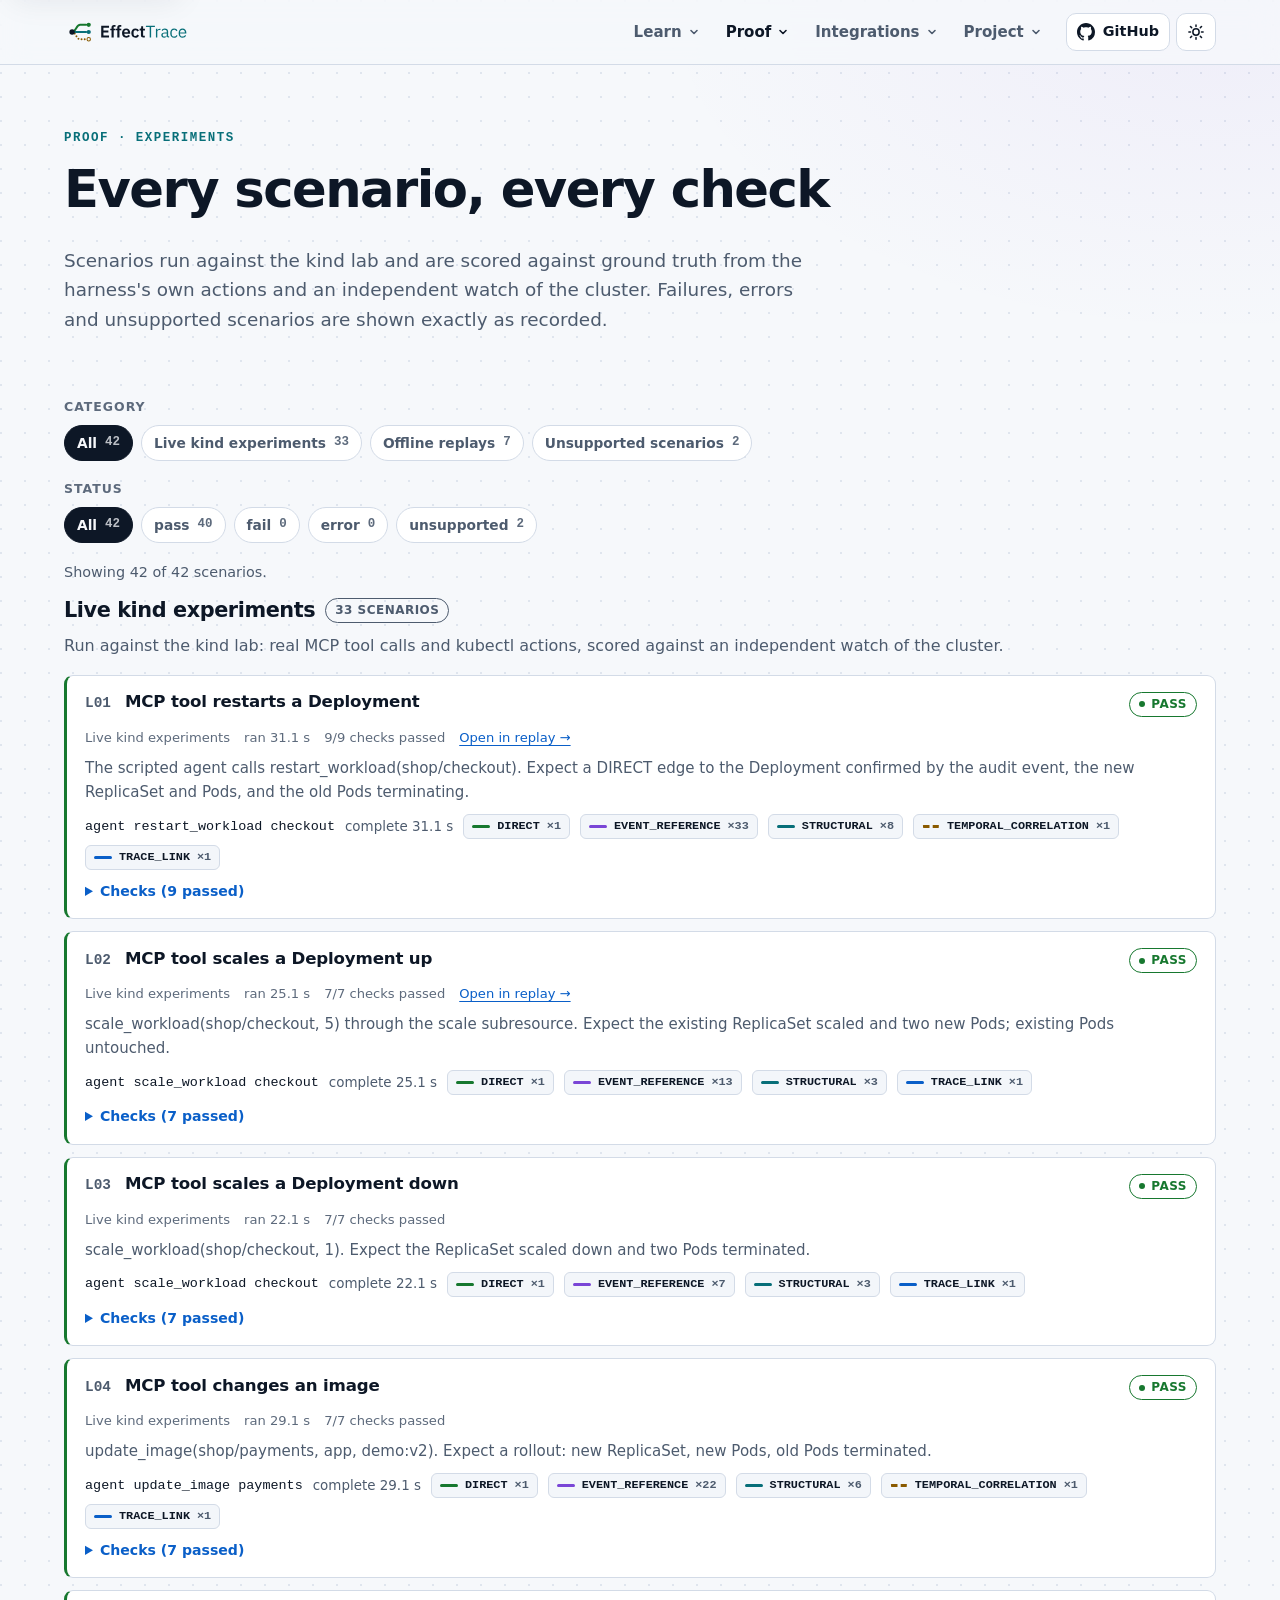
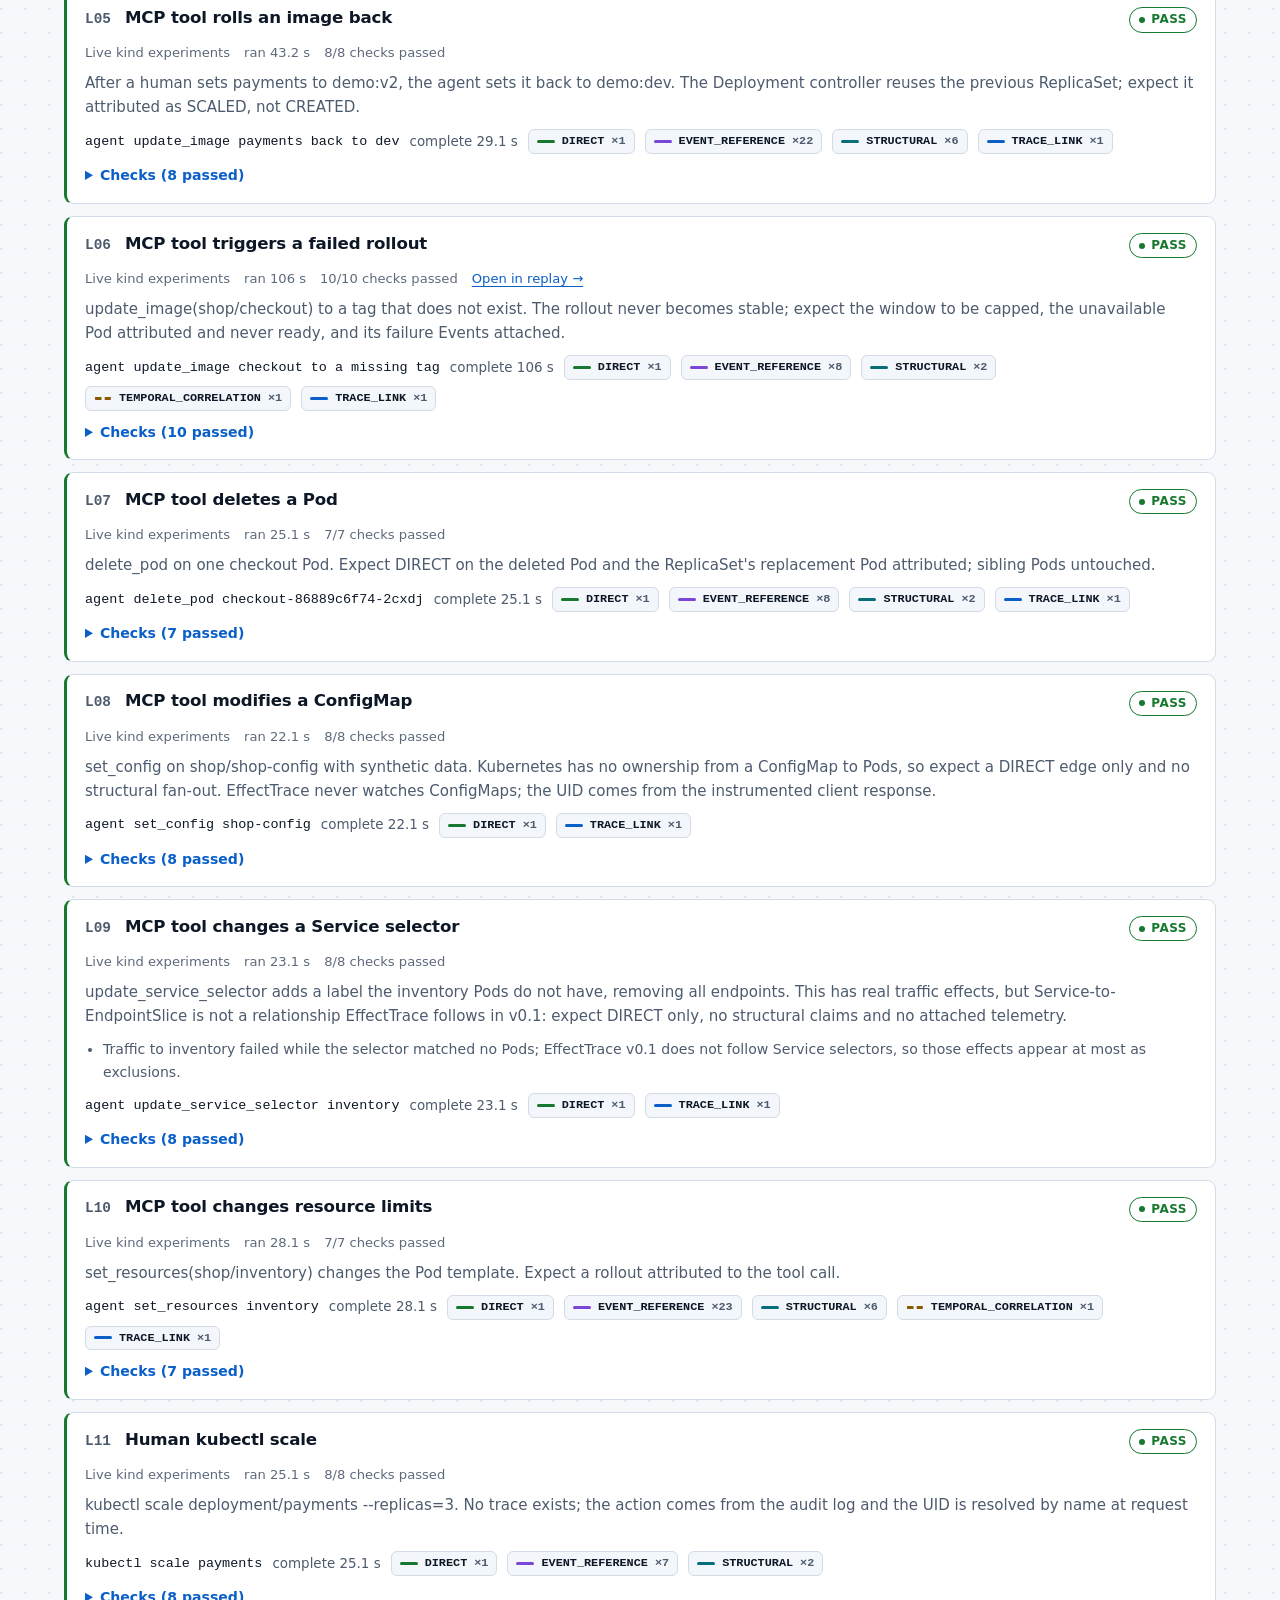
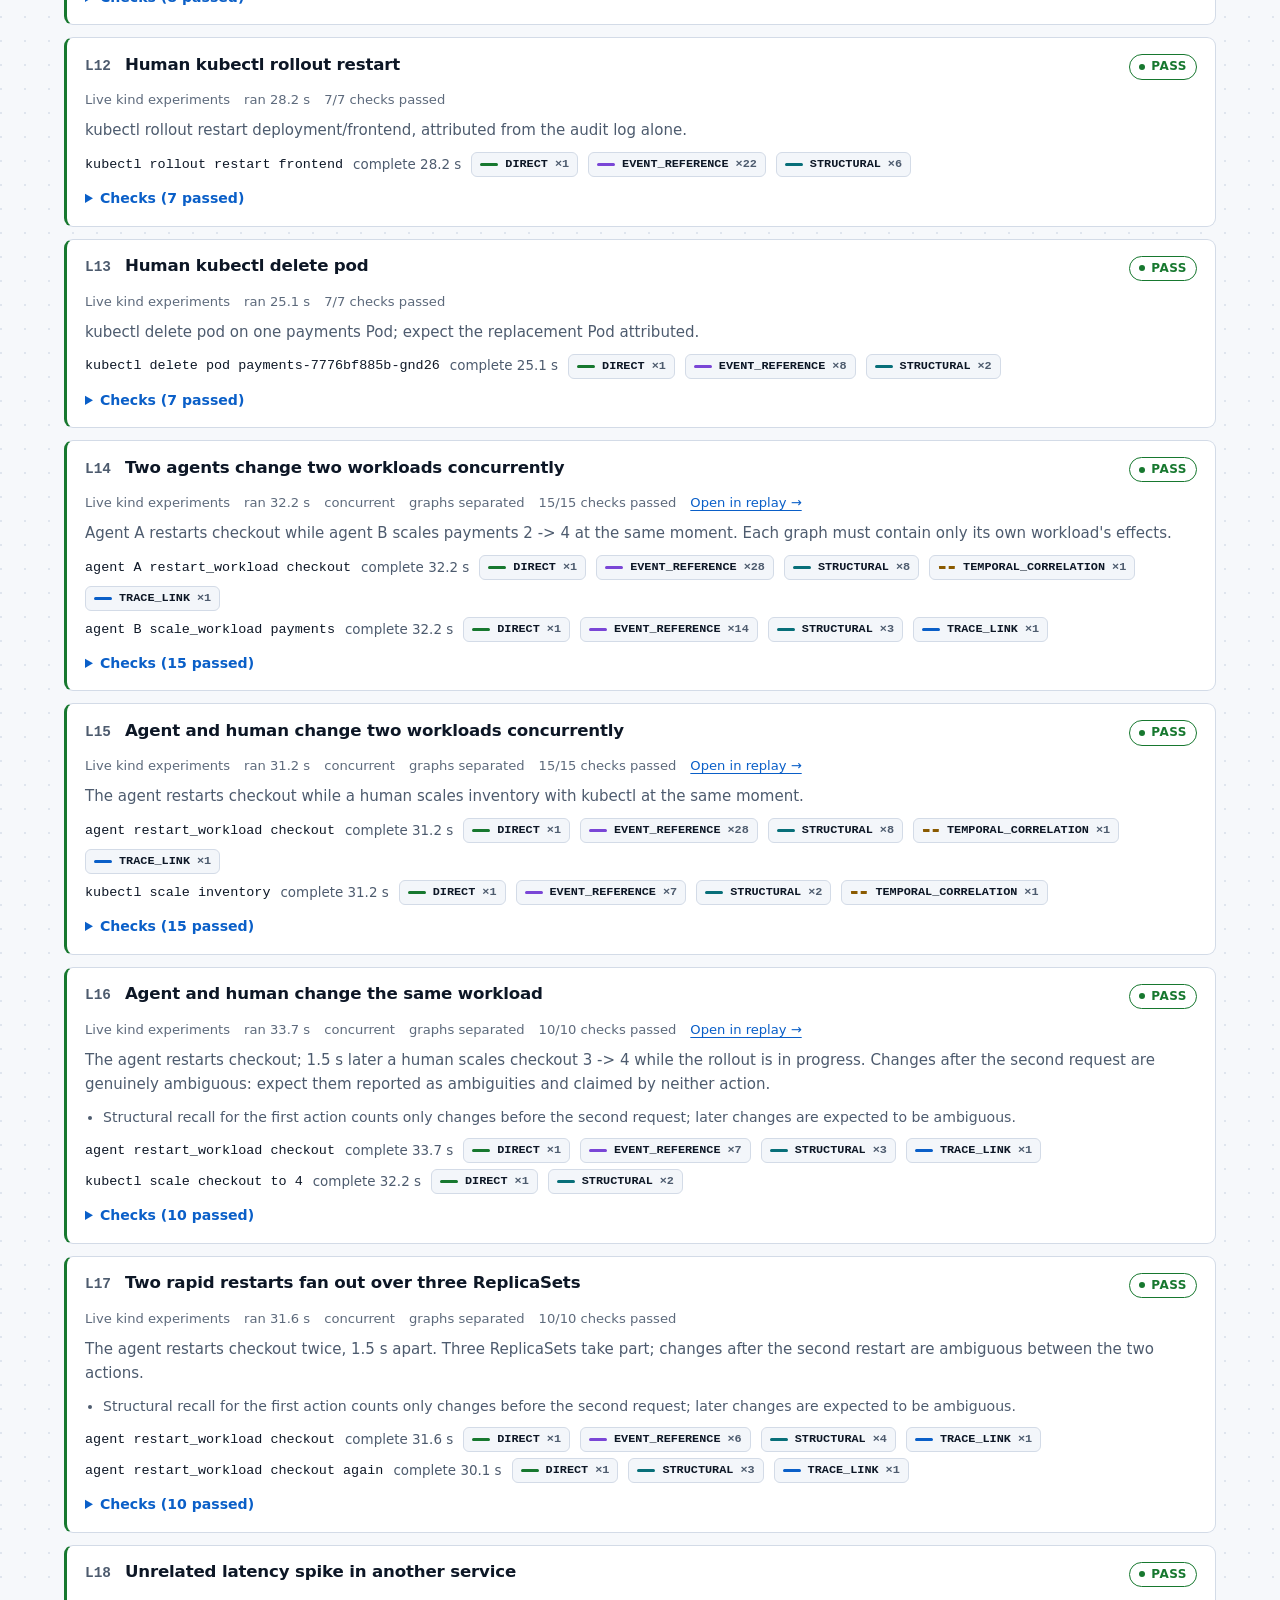
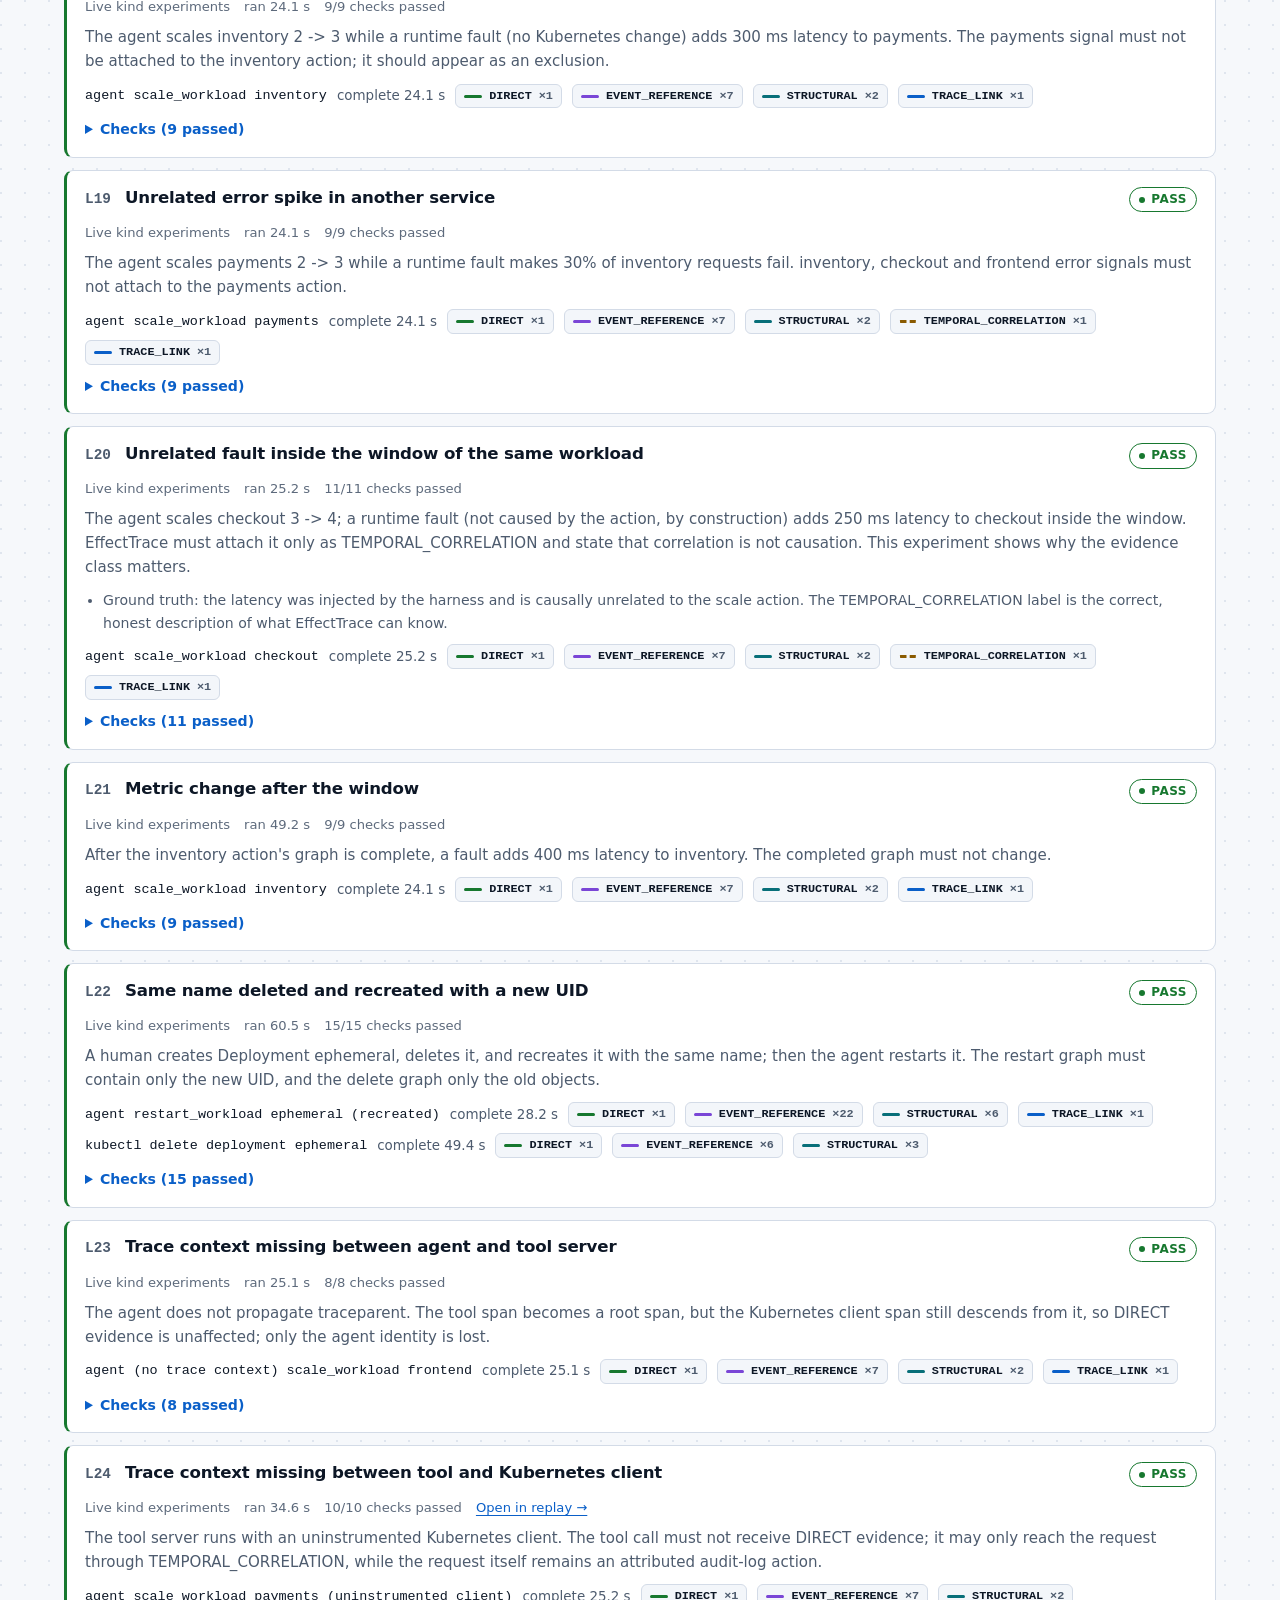
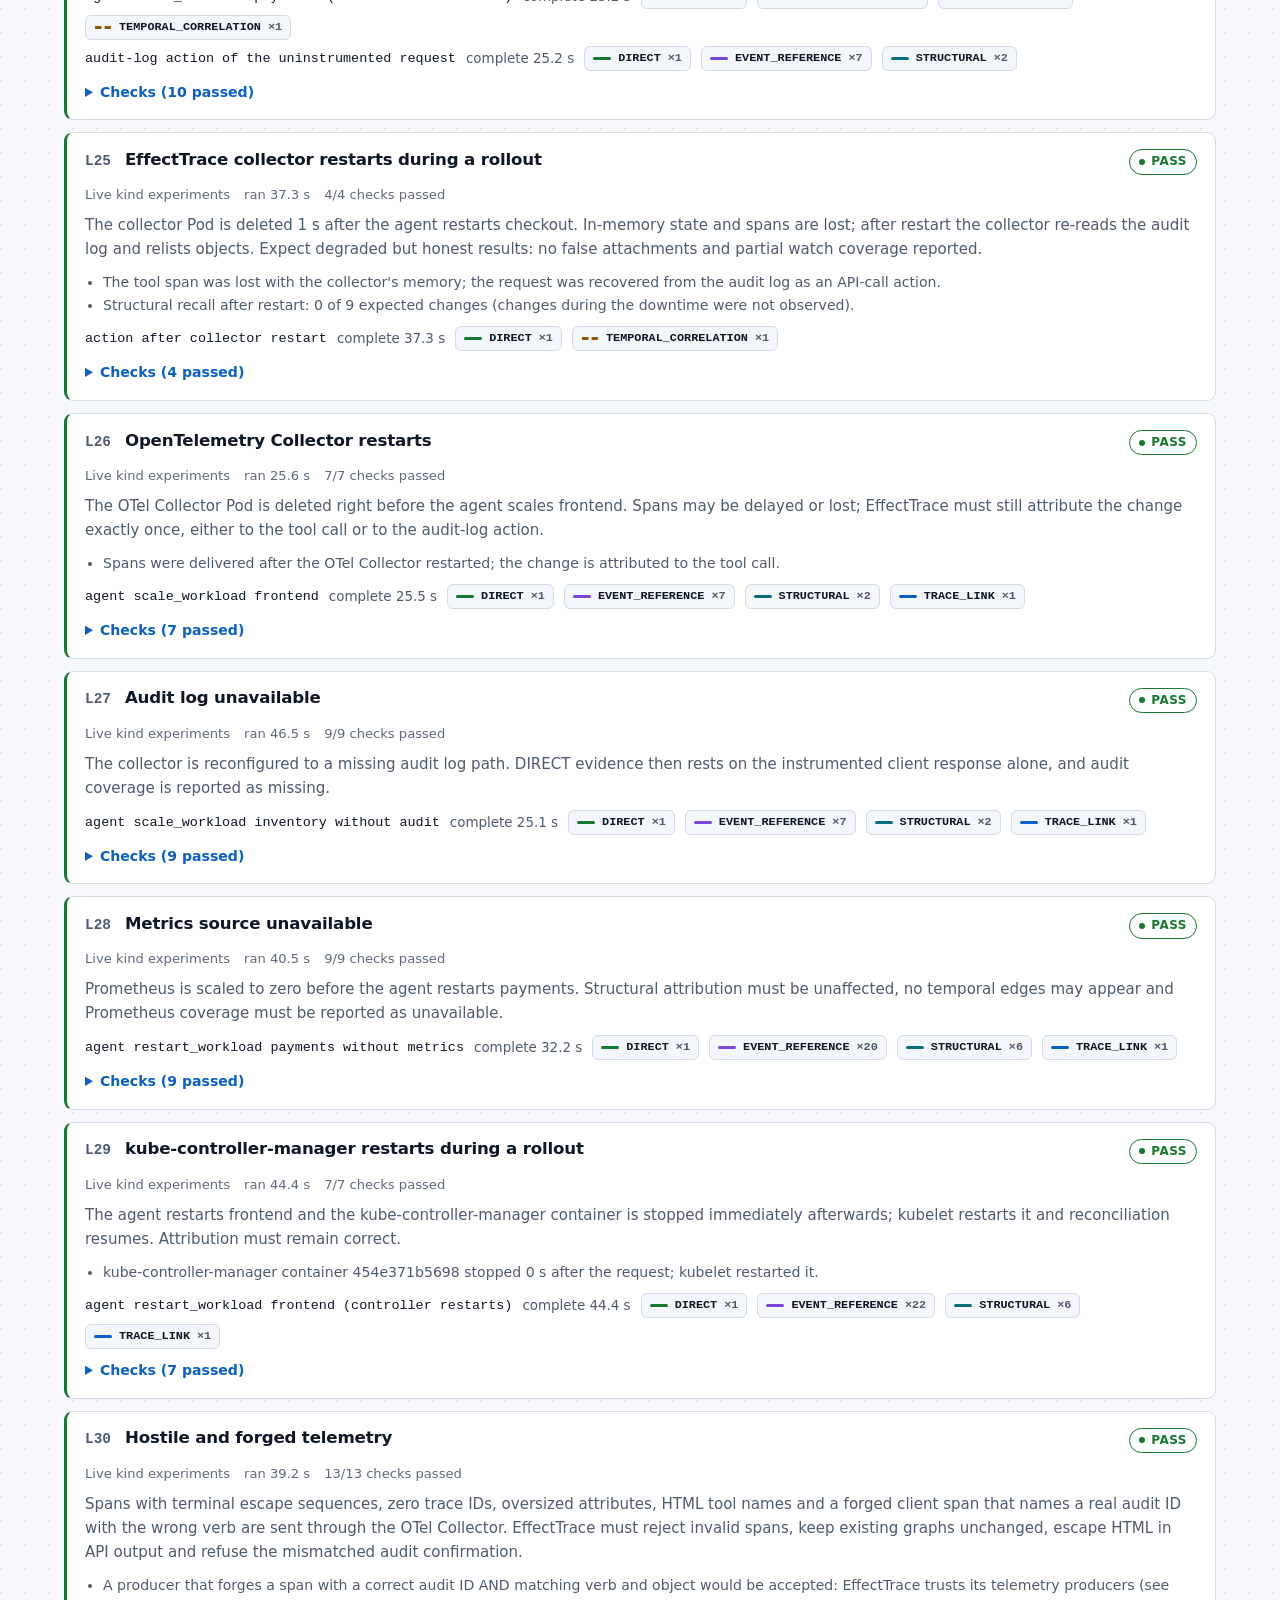
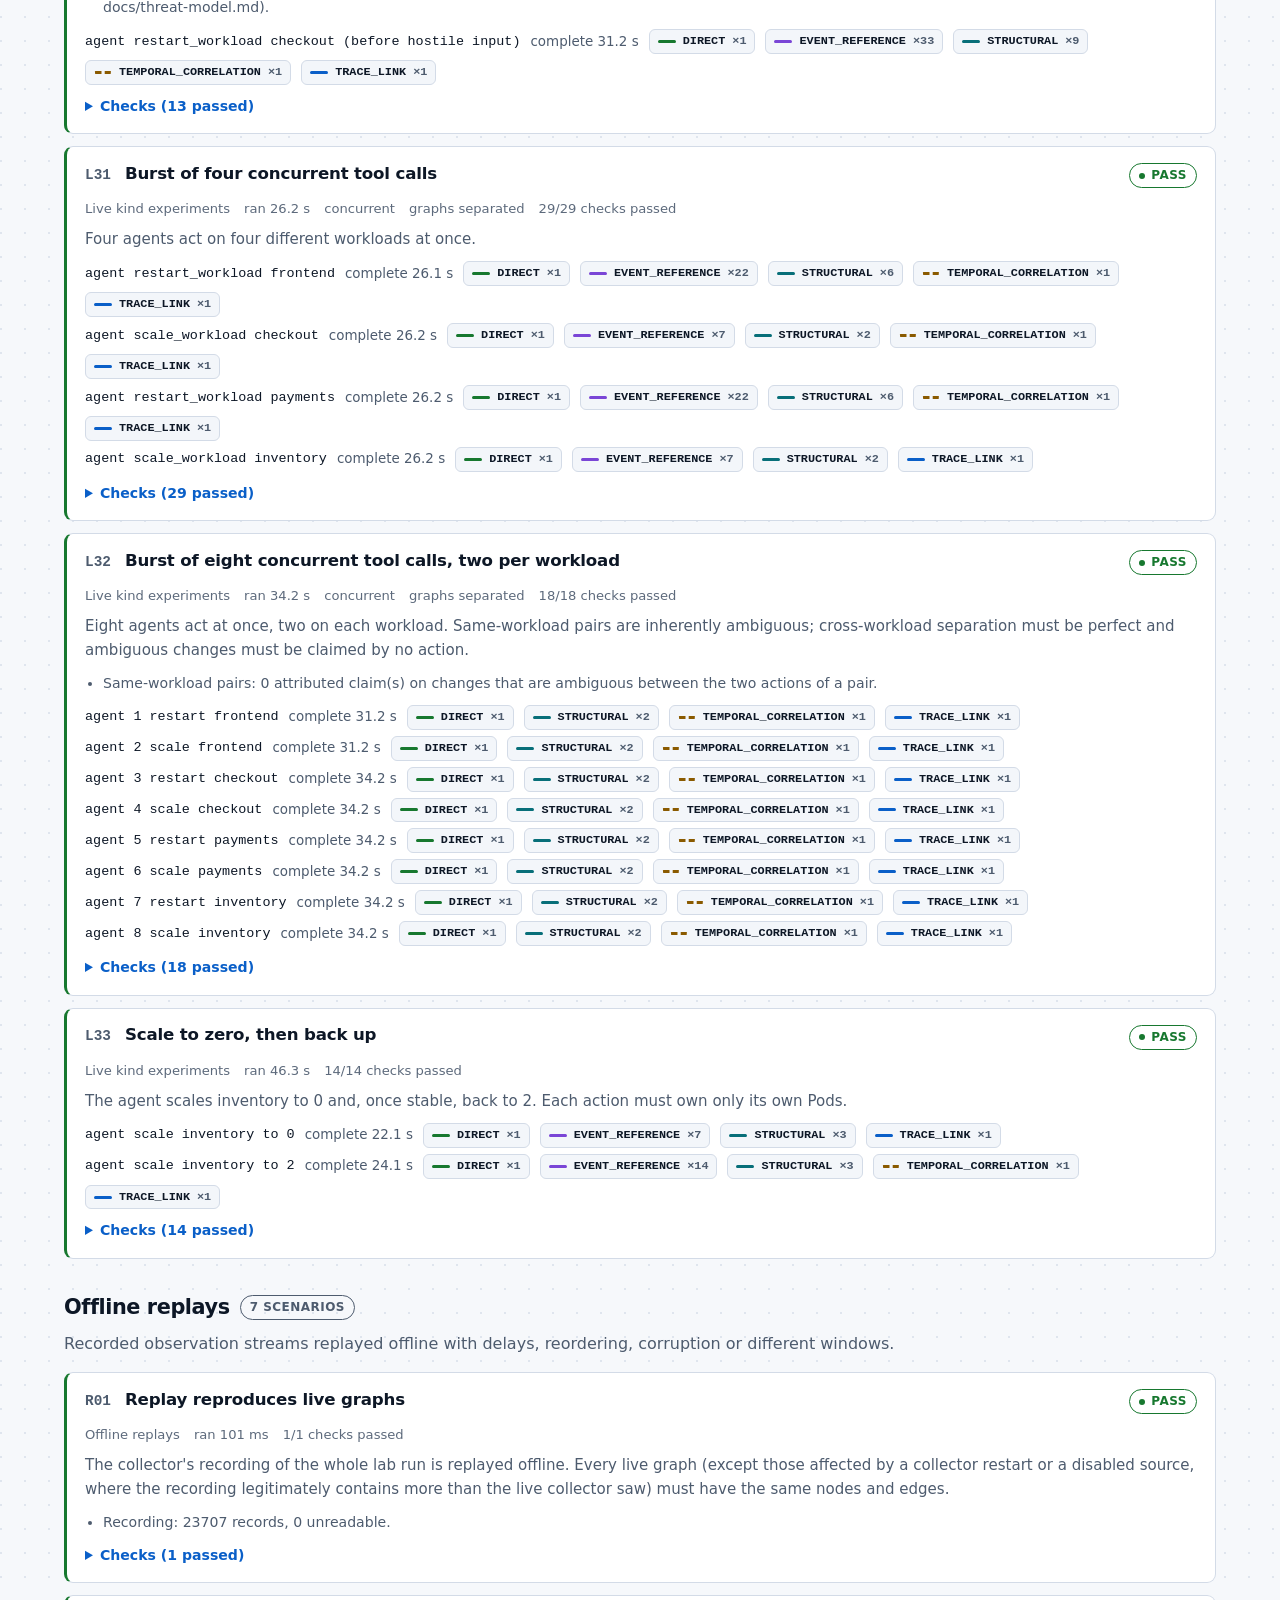
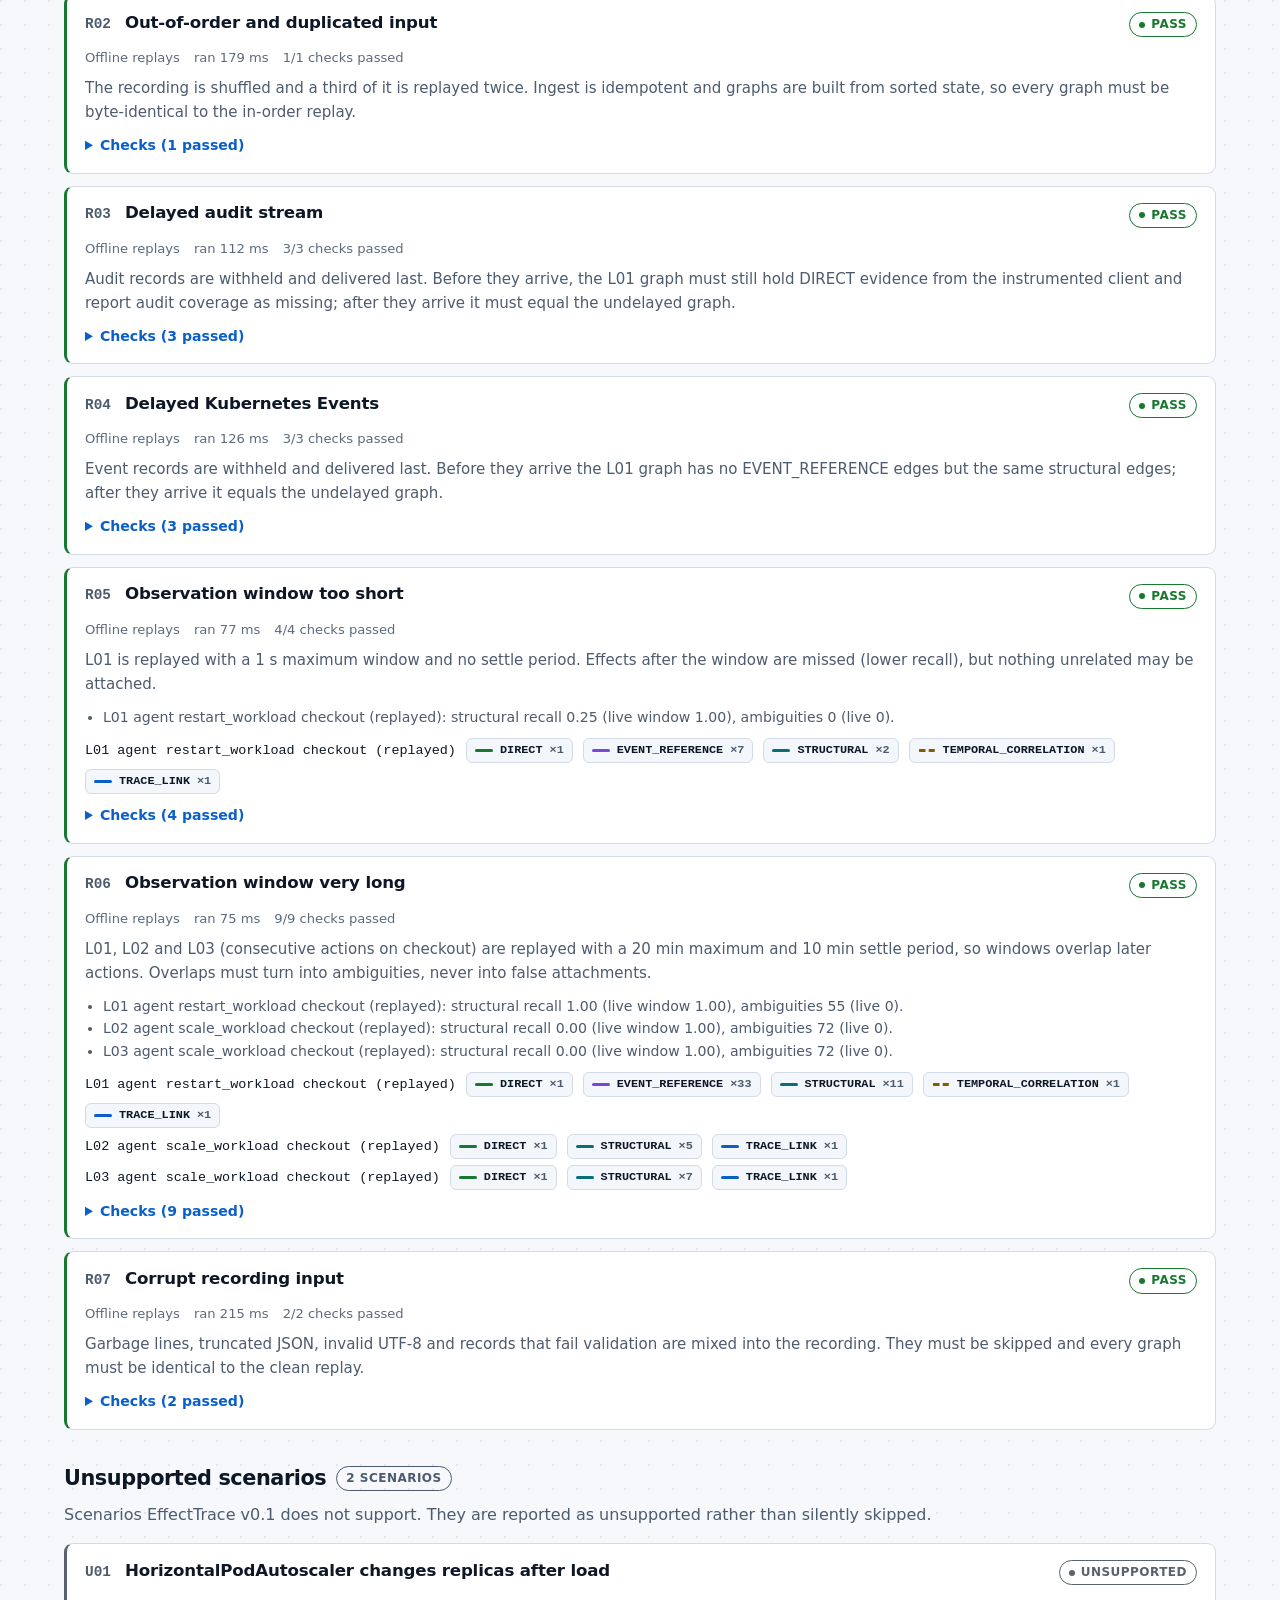
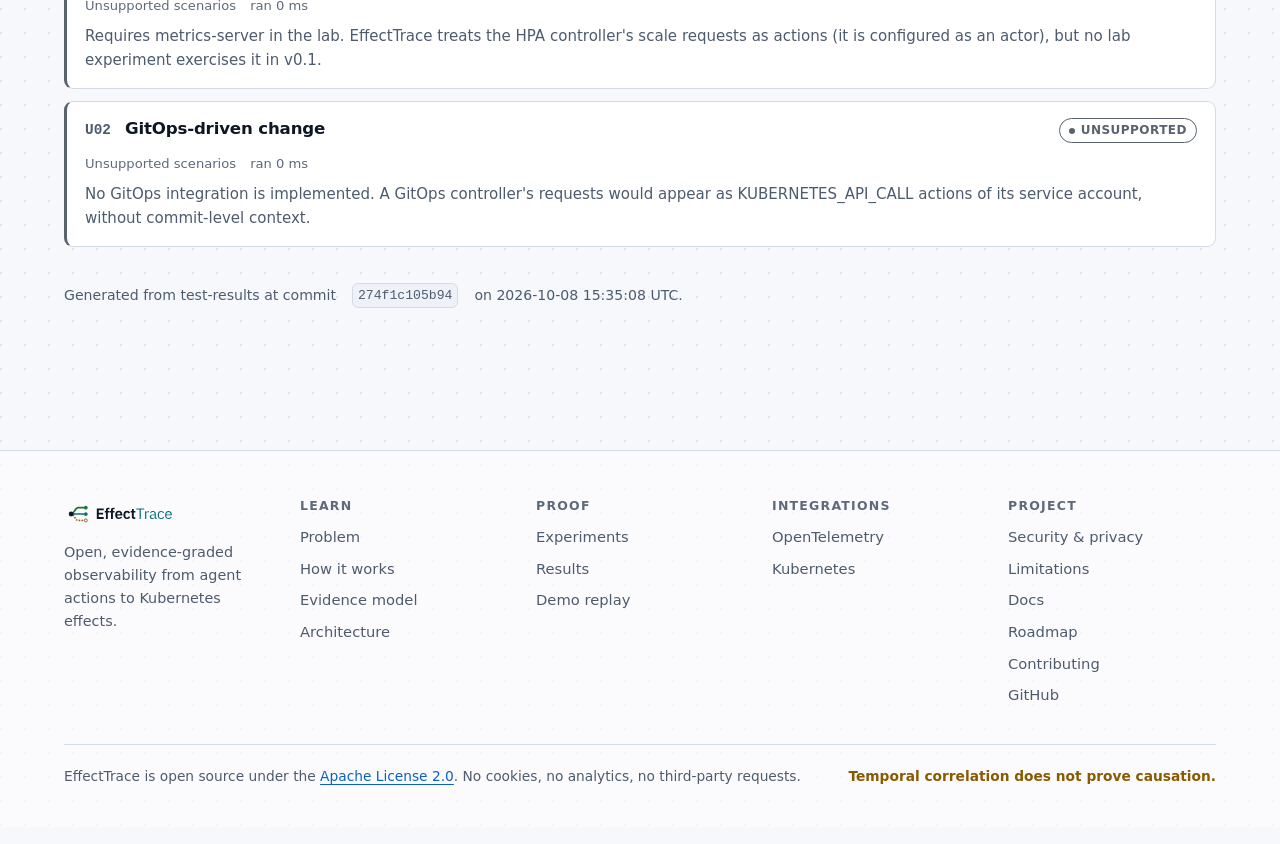
<file: experiments.html>
<!doctype html>
<html lang="en">
<head>
<meta charset="utf-8">
<meta name="viewport" content="width=device-width, initial-scale=1">
<meta http-equiv="Content-Security-Policy" content="default-src 'self'; img-src 'self' data:; style-src 'self'; script-src 'self'; connect-src 'self'; font-src 'self'; object-src 'none'; base-uri 'none'; form-action 'none'">
<meta name="referrer" content="no-referrer">
<title>Experiments · EffectTrace</title>
<meta name="description" content="Every EffectTrace experiment scenario with its status, checks and notes, generated from test-results.">
<meta name="color-scheme" content="dark light">
<meta name="theme-color" content="#0b0f17" media="(prefers-color-scheme: dark)">
<meta name="theme-color" content="#f6f8fb" media="(prefers-color-scheme: light)">
<link rel="icon" href="favicon.svg" type="image/svg+xml">
<meta property="og:type" content="website">
<meta property="og:site_name" content="EffectTrace">
<meta property="og:title" content="Experiments · EffectTrace">
<meta property="og:description" content="Every EffectTrace experiment scenario with its status, checks and notes, generated from test-results.">
<meta property="og:url" content="https://effecttrace.github.io/experiments.html">
<meta property="og:image" content="https://effecttrace.github.io/assets/social-preview.png">
<meta property="og:image:width" content="1280">
<meta property="og:image:height" content="640">
<meta property="og:image:alt" content="EffectTrace: Trace the effect, not just the call.">
<meta name="twitter:card" content="summary_large_image">
<meta name="twitter:title" content="Experiments · EffectTrace">
<meta name="twitter:description" content="Every EffectTrace experiment scenario with its status, checks and notes, generated from test-results.">
<meta name="twitter:image" content="https://effecttrace.github.io/assets/social-preview.png">
<link rel="stylesheet" href="assets/css/site.css">
<script src="assets/js/theme-init.js"></script>
<script type="module" src="assets/js/site.js"></script>
<script type="module" src="assets/js/experiments.js"></script>
</head>
<body>
<a class="skip-link" href="#main">Skip to content</a>
<header class="site-header">
<div class="container header-inner">
<a class="brand" href="index.html" aria-label="EffectTrace home">
<img class="theme-dark-only" src="assets/logo-dark.svg" alt="EffectTrace" width="128" height="34">
<img class="theme-light-only" src="assets/logo.svg" alt="EffectTrace" width="128" height="34">
</a>
<nav class="nav" id="site-nav" aria-label="Primary">
<ul class="nav-list">
<li class="nav-group"><button class="nav-trigger" type="button" aria-expanded="false" aria-controls="menu-learn">Learn <svg class="chev" viewBox="0 0 12 12" aria-hidden="true" focusable="false"><path fill="none" stroke="currentColor" stroke-width="1.6" stroke-linecap="round" stroke-linejoin="round" d="M3 4.5l3 3 3-3"/></svg></button><ul class="nav-menu" id="menu-learn"><li><a href="index.html#problem"><span class="m-title">Problem</span><span class="m-desc">Why the call is not the effect</span></a></li><li><a href="index.html#how-it-works"><span class="m-title">How it works</span><span class="m-desc">From tool call to effect graph</span></a></li><li><a href="index.html#evidence"><span class="m-title">Evidence model</span><span class="m-desc">Five evidence classes, weakest-link grades</span></a></li><li><a href="index.html#architecture"><span class="m-title">Architecture</span><span class="m-desc">One read-only, bounded, deterministic collector</span></a></li></ul></li><li class="nav-group"><button class="nav-trigger" type="button" aria-expanded="false" aria-controls="menu-proof" aria-current="true">Proof <svg class="chev" viewBox="0 0 12 12" aria-hidden="true" focusable="false"><path fill="none" stroke="currentColor" stroke-width="1.6" stroke-linecap="round" stroke-linejoin="round" d="M3 4.5l3 3 3-3"/></svg></button><ul class="nav-menu" id="menu-proof"><li><a href="experiments.html" aria-current="page"><span class="m-title">Experiments</span><span class="m-desc">Every scenario, every check, every failure</span></a></li><li><a href="results.html"><span class="m-title">Results</span><span class="m-desc">Precision, recall and timings from test-results</span></a></li><li><a href="replay.html"><span class="m-title">Demo replay</span><span class="m-desc">Explore recorded effect graphs in the browser</span></a></li></ul></li><li class="nav-group"><button class="nav-trigger" type="button" aria-expanded="false" aria-controls="menu-integrations">Integrations <svg class="chev" viewBox="0 0 12 12" aria-hidden="true" focusable="false"><path fill="none" stroke="currentColor" stroke-width="1.6" stroke-linecap="round" stroke-linejoin="round" d="M3 4.5l3 3 3-3"/></svg></button><ul class="nav-menu" id="menu-integrations"><li><a href="opentelemetry.html"><span class="m-title">OpenTelemetry</span><span class="m-desc">OTLP in, span links out, MCP trace context</span></a></li><li><a href="kubernetes.html"><span class="m-title">Kubernetes</span><span class="m-desc">Audit-ID, UIDs, ownerReferences, read-only watch</span></a></li></ul></li><li class="nav-group"><button class="nav-trigger" type="button" aria-expanded="false" aria-controls="menu-project">Project <svg class="chev" viewBox="0 0 12 12" aria-hidden="true" focusable="false"><path fill="none" stroke="currentColor" stroke-width="1.6" stroke-linecap="round" stroke-linejoin="round" d="M3 4.5l3 3 3-3"/></svg></button><ul class="nav-menu" id="menu-project"><li><a href="security.html"><span class="m-title">Security &amp; privacy</span><span class="m-desc">Metadata, not payloads</span></a></li><li><a href="limitations.html"><span class="m-title">Limitations</span><span class="m-desc">What EffectTrace cannot tell you</span></a></li><li><a href="project.html#docs"><span class="m-title">Docs</span><span class="m-desc">Reference documentation on GitHub</span></a></li><li><a href="project.html#roadmap"><span class="m-title">Roadmap</span><span class="m-desc">Planned work</span></a></li><li><a href="project.html#contributing"><span class="m-title">Contributing</span><span class="m-desc">Issues, pull requests, conduct</span></a></li></ul></li>
</ul>
</nav>
<div class="header-actions">
<a class="icon-btn" href="https://github.com/effecttrace/effecttrace" aria-label="EffectTrace on GitHub"><svg viewBox="0 0 16 16" aria-hidden="true" focusable="false"><path fill="currentColor" d="M8 0C3.58 0 0 3.58 0 8c0 3.54 2.29 6.53 5.47 7.59.4.07.55-.17.55-.38 0-.19-.01-.82-.01-1.49-2.01.37-2.53-.49-2.69-.94-.09-.23-.48-.94-.82-1.13-.28-.15-.68-.52-.01-.53.63-.01 1.08.58 1.23.82.72 1.21 1.87.87 2.33.66.07-.52.28-.87.51-1.07-1.78-.2-3.64-.89-3.64-3.95 0-.87.31-1.59.82-2.15-.08-.2-.36-1.02.08-2.12 0 0 .67-.21 2.2.82.64-.18 1.32-.27 2-.27.68 0 1.36.09 2 .27 1.53-1.04 2.2-.82 2.2-.82.44 1.1.16 1.92.08 2.12.51.56.82 1.27.82 2.15 0 3.07-1.87 3.75-3.65 3.95.29.25.54.73.54 1.48 0 1.07-.01 1.93-.01 2.2 0 .21.15.46.55.38A8.013 8.013 0 0016 8c0-4.42-3.58-8-8-8z"/></svg><span class="gh-label">GitHub</span></a>
<button class="icon-btn theme-toggle" type="button" aria-label="Toggle color theme"><svg class="i-sun" viewBox="0 0 24 24" aria-hidden="true" focusable="false"><circle cx="12" cy="12" r="4.2" fill="none" stroke="currentColor" stroke-width="2"/><path stroke="currentColor" stroke-width="2" stroke-linecap="round" d="M12 2.5v2.2M12 19.3v2.2M4.6 4.6l1.6 1.6M17.8 17.8l1.6 1.6M2.5 12h2.2M19.3 12h2.2M4.6 19.4l1.6-1.6M17.8 6.2l1.6-1.6"/></svg><svg class="i-moon" viewBox="0 0 24 24" aria-hidden="true" focusable="false"><path fill="none" stroke="currentColor" stroke-width="2" stroke-linejoin="round" d="M20.5 14.2A8.5 8.5 0 019.8 3.5a8.5 8.5 0 1010.7 10.7z"/></svg></button>
<button class="icon-btn menu-toggle" type="button" aria-expanded="false" aria-controls="site-nav" aria-label="Open menu"><svg viewBox="0 0 24 24" aria-hidden="true" focusable="false"><path stroke="currentColor" stroke-width="2" stroke-linecap="round" d="M4 7h16M4 12h16M4 17h16"/></svg></button>
</div>
</div>
</header>
<main id="main">

<section class="page-hero">
<div class="container">
<span class="kicker">Proof · Experiments</span>
<h1>Every scenario, every check</h1>
<p class="lead">Scenarios run against the kind lab and are scored against ground truth from the harness's own actions and an independent watch of the cluster. Failures, errors and unsupported scenarios are shown exactly as recorded.</p>
</div>
</section>
<section class="section" aria-label="Experiment list">
<div class="container">
<div class="filters" id="exp-filters" aria-label="Filter experiments"></div>
<p class="result-count" id="exp-count" aria-live="polite"><span class="loading">Loading data/results.json…</span></p>
<div id="exp-list"></div>
<p class="data-foot" id="exp-foot"></p>
</div>
</section>
</main>
<footer class="site-footer">
<div class="container">
<div class="footer-grid">
<div class="footer-brand">
<img class="theme-dark-only" src="assets/logo-dark.svg" alt="EffectTrace" width="113" height="30" loading="lazy">
<img class="theme-light-only" src="assets/logo.svg" alt="EffectTrace" width="113" height="30" loading="lazy">
<p>Open, evidence-graded observability from agent actions to Kubernetes effects.</p>
</div>
<div class="footer-col"><h2>Learn</h2><ul>
<li><a href="index.html#problem">Problem</a></li>
<li><a href="index.html#how-it-works">How it works</a></li>
<li><a href="index.html#evidence">Evidence model</a></li>
<li><a href="index.html#architecture">Architecture</a></li>
</ul></div>
<div class="footer-col"><h2>Proof</h2><ul>
<li><a href="experiments.html">Experiments</a></li>
<li><a href="results.html">Results</a></li>
<li><a href="replay.html">Demo replay</a></li>
</ul></div>
<div class="footer-col"><h2>Integrations</h2><ul>
<li><a href="opentelemetry.html">OpenTelemetry</a></li>
<li><a href="kubernetes.html">Kubernetes</a></li>
</ul></div>
<div class="footer-col"><h2>Project</h2><ul>
<li><a href="security.html">Security &amp; privacy</a></li>
<li><a href="limitations.html">Limitations</a></li>
<li><a href="project.html#docs">Docs</a></li>
<li><a href="project.html#roadmap">Roadmap</a></li>
<li><a href="project.html#contributing">Contributing</a></li>
<li><a href="https://github.com/effecttrace/effecttrace">GitHub</a></li>
</ul></div>
</div>
<div class="footer-bottom">
<span>EffectTrace is open source under the <a href="https://github.com/effecttrace/effecttrace/blob/main/LICENSE">Apache License 2.0</a>. No cookies, no analytics, no third-party requests.</span>
<span class="causal">Temporal correlation does not prove causation.</span>
</div>
</div>
</footer>
</body>
</html>
</file>
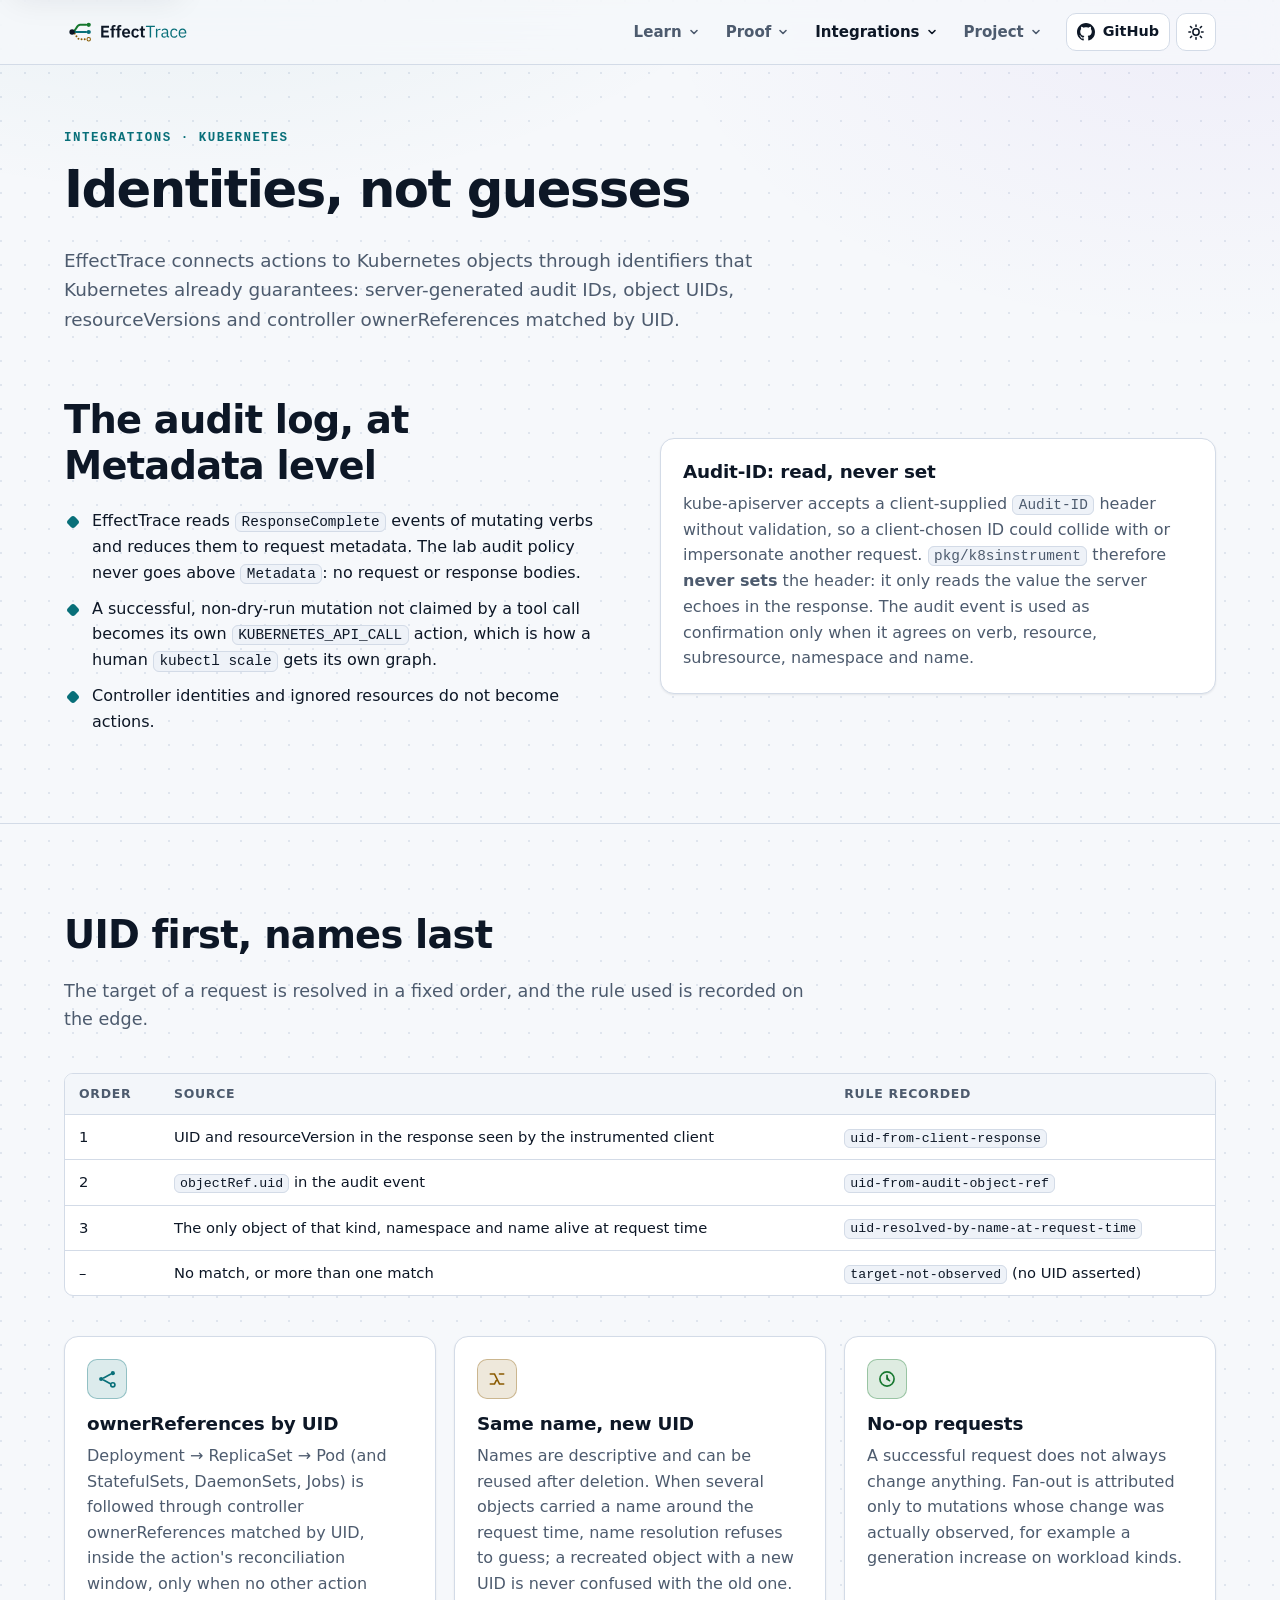
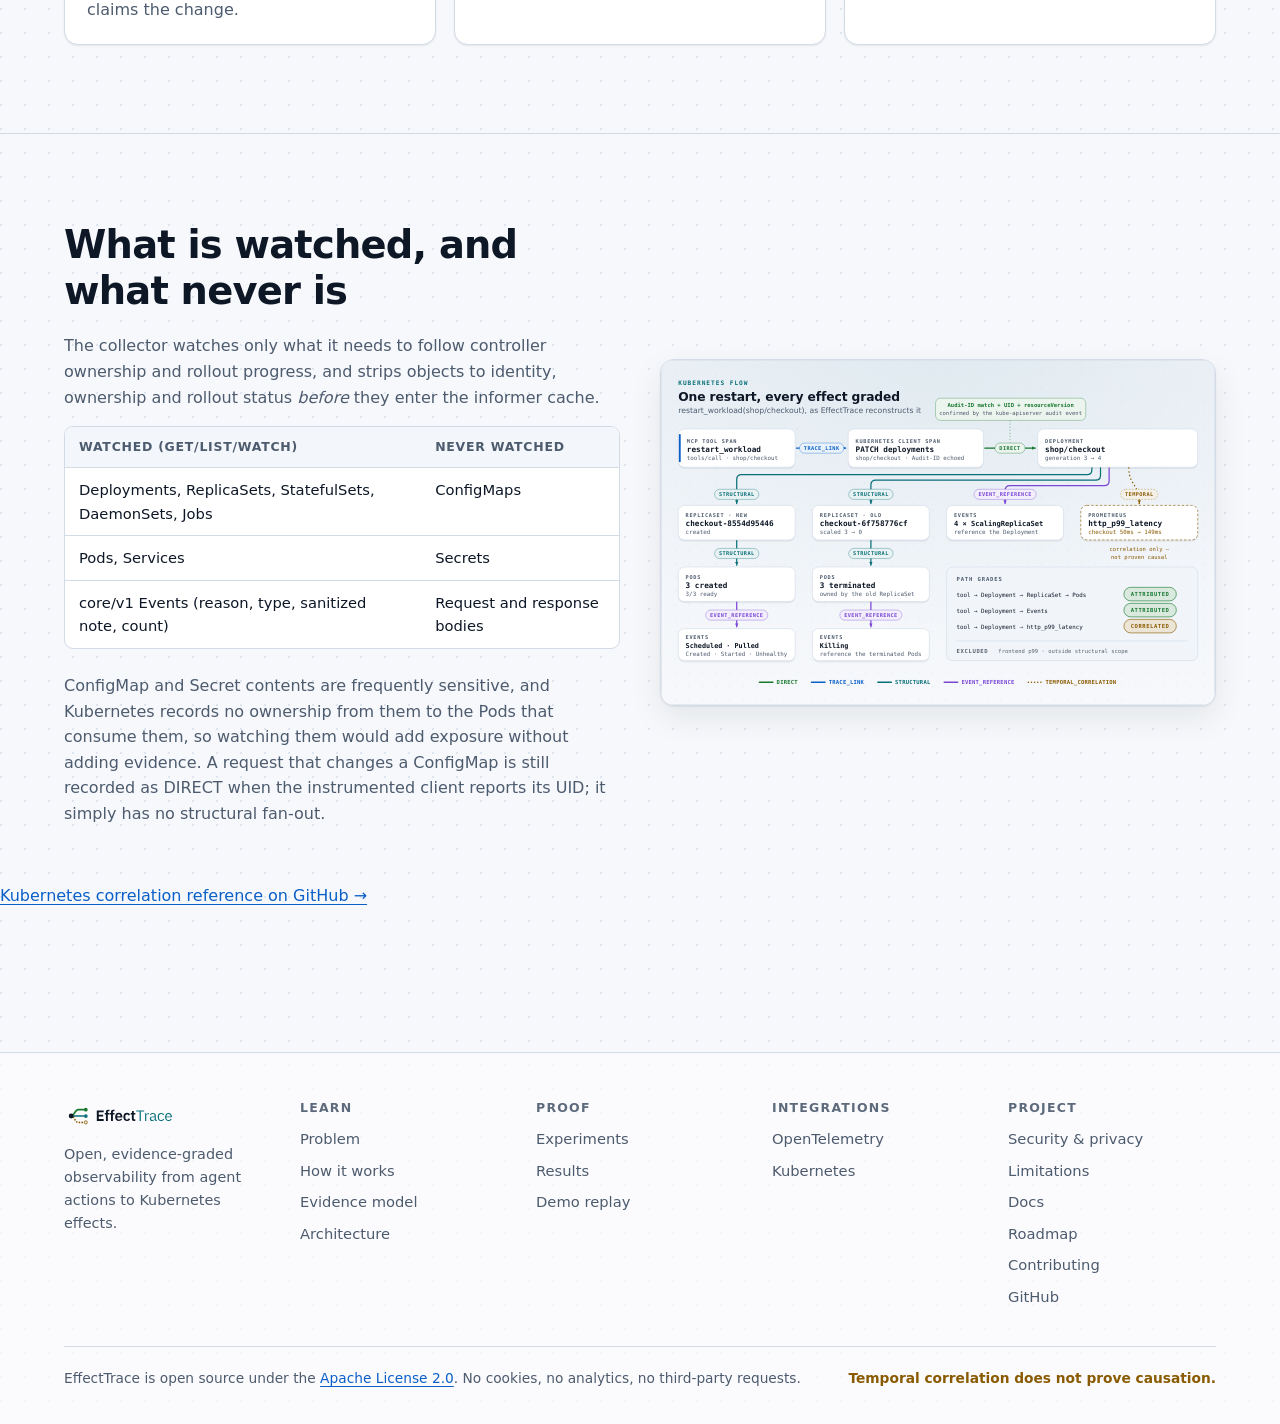
<file: kubernetes.html>
<!doctype html>
<html lang="en">
<head>
<meta charset="utf-8">
<meta name="viewport" content="width=device-width, initial-scale=1">
<meta http-equiv="Content-Security-Policy" content="default-src 'self'; img-src 'self' data:; style-src 'self'; script-src 'self'; connect-src 'self'; font-src 'self'; object-src 'none'; base-uri 'none'; form-action 'none'">
<meta name="referrer" content="no-referrer">
<title>Kubernetes · EffectTrace</title>
<meta name="description" content="How EffectTrace correlates Kubernetes changes: Metadata-level audit, server-echoed Audit-ID, UIDs and resourceVersion, ownerReferences by UID, and a read-only watch that never touches ConfigMaps or Secrets.">
<meta name="color-scheme" content="dark light">
<meta name="theme-color" content="#0b0f17" media="(prefers-color-scheme: dark)">
<meta name="theme-color" content="#f6f8fb" media="(prefers-color-scheme: light)">
<link rel="icon" href="favicon.svg" type="image/svg+xml">
<meta property="og:type" content="website">
<meta property="og:site_name" content="EffectTrace">
<meta property="og:title" content="Kubernetes · EffectTrace">
<meta property="og:description" content="How EffectTrace correlates Kubernetes changes: Metadata-level audit, server-echoed Audit-ID, UIDs and resourceVersion, ownerReferences by UID, and a read-only watch that never touches ConfigMaps or Secrets.">
<meta property="og:url" content="https://effecttrace.github.io/kubernetes.html">
<meta property="og:image" content="https://effecttrace.github.io/assets/social-preview.png">
<meta property="og:image:width" content="1280">
<meta property="og:image:height" content="640">
<meta property="og:image:alt" content="EffectTrace: Trace the effect, not just the call.">
<meta name="twitter:card" content="summary_large_image">
<meta name="twitter:title" content="Kubernetes · EffectTrace">
<meta name="twitter:description" content="How EffectTrace correlates Kubernetes changes: Metadata-level audit, server-echoed Audit-ID, UIDs and resourceVersion, ownerReferences by UID, and a read-only watch that never touches ConfigMaps or Secrets.">
<meta name="twitter:image" content="https://effecttrace.github.io/assets/social-preview.png">
<link rel="stylesheet" href="assets/css/site.css">
<script src="assets/js/theme-init.js"></script>
<script type="module" src="assets/js/site.js"></script>

</head>
<body>
<a class="skip-link" href="#main">Skip to content</a>
<header class="site-header">
<div class="container header-inner">
<a class="brand" href="index.html" aria-label="EffectTrace home">
<img class="theme-dark-only" src="assets/logo-dark.svg" alt="EffectTrace" width="128" height="34">
<img class="theme-light-only" src="assets/logo.svg" alt="EffectTrace" width="128" height="34">
</a>
<nav class="nav" id="site-nav" aria-label="Primary">
<ul class="nav-list">
<li class="nav-group"><button class="nav-trigger" type="button" aria-expanded="false" aria-controls="menu-learn">Learn <svg class="chev" viewBox="0 0 12 12" aria-hidden="true" focusable="false"><path fill="none" stroke="currentColor" stroke-width="1.6" stroke-linecap="round" stroke-linejoin="round" d="M3 4.5l3 3 3-3"/></svg></button><ul class="nav-menu" id="menu-learn"><li><a href="index.html#problem"><span class="m-title">Problem</span><span class="m-desc">Why the call is not the effect</span></a></li><li><a href="index.html#how-it-works"><span class="m-title">How it works</span><span class="m-desc">From tool call to effect graph</span></a></li><li><a href="index.html#evidence"><span class="m-title">Evidence model</span><span class="m-desc">Five evidence classes, weakest-link grades</span></a></li><li><a href="index.html#architecture"><span class="m-title">Architecture</span><span class="m-desc">One read-only, bounded, deterministic collector</span></a></li></ul></li><li class="nav-group"><button class="nav-trigger" type="button" aria-expanded="false" aria-controls="menu-proof">Proof <svg class="chev" viewBox="0 0 12 12" aria-hidden="true" focusable="false"><path fill="none" stroke="currentColor" stroke-width="1.6" stroke-linecap="round" stroke-linejoin="round" d="M3 4.5l3 3 3-3"/></svg></button><ul class="nav-menu" id="menu-proof"><li><a href="experiments.html"><span class="m-title">Experiments</span><span class="m-desc">Every scenario, every check, every failure</span></a></li><li><a href="results.html"><span class="m-title">Results</span><span class="m-desc">Precision, recall and timings from test-results</span></a></li><li><a href="replay.html"><span class="m-title">Demo replay</span><span class="m-desc">Explore recorded effect graphs in the browser</span></a></li></ul></li><li class="nav-group"><button class="nav-trigger" type="button" aria-expanded="false" aria-controls="menu-integrations" aria-current="true">Integrations <svg class="chev" viewBox="0 0 12 12" aria-hidden="true" focusable="false"><path fill="none" stroke="currentColor" stroke-width="1.6" stroke-linecap="round" stroke-linejoin="round" d="M3 4.5l3 3 3-3"/></svg></button><ul class="nav-menu" id="menu-integrations"><li><a href="opentelemetry.html"><span class="m-title">OpenTelemetry</span><span class="m-desc">OTLP in, span links out, MCP trace context</span></a></li><li><a href="kubernetes.html" aria-current="page"><span class="m-title">Kubernetes</span><span class="m-desc">Audit-ID, UIDs, ownerReferences, read-only watch</span></a></li></ul></li><li class="nav-group"><button class="nav-trigger" type="button" aria-expanded="false" aria-controls="menu-project">Project <svg class="chev" viewBox="0 0 12 12" aria-hidden="true" focusable="false"><path fill="none" stroke="currentColor" stroke-width="1.6" stroke-linecap="round" stroke-linejoin="round" d="M3 4.5l3 3 3-3"/></svg></button><ul class="nav-menu" id="menu-project"><li><a href="security.html"><span class="m-title">Security &amp; privacy</span><span class="m-desc">Metadata, not payloads</span></a></li><li><a href="limitations.html"><span class="m-title">Limitations</span><span class="m-desc">What EffectTrace cannot tell you</span></a></li><li><a href="project.html#docs"><span class="m-title">Docs</span><span class="m-desc">Reference documentation on GitHub</span></a></li><li><a href="project.html#roadmap"><span class="m-title">Roadmap</span><span class="m-desc">Planned work</span></a></li><li><a href="project.html#contributing"><span class="m-title">Contributing</span><span class="m-desc">Issues, pull requests, conduct</span></a></li></ul></li>
</ul>
</nav>
<div class="header-actions">
<a class="icon-btn" href="https://github.com/effecttrace/effecttrace" aria-label="EffectTrace on GitHub"><svg viewBox="0 0 16 16" aria-hidden="true" focusable="false"><path fill="currentColor" d="M8 0C3.58 0 0 3.58 0 8c0 3.54 2.29 6.53 5.47 7.59.4.07.55-.17.55-.38 0-.19-.01-.82-.01-1.49-2.01.37-2.53-.49-2.69-.94-.09-.23-.48-.94-.82-1.13-.28-.15-.68-.52-.01-.53.63-.01 1.08.58 1.23.82.72 1.21 1.87.87 2.33.66.07-.52.28-.87.51-1.07-1.78-.2-3.64-.89-3.64-3.95 0-.87.31-1.59.82-2.15-.08-.2-.36-1.02.08-2.12 0 0 .67-.21 2.2.82.64-.18 1.32-.27 2-.27.68 0 1.36.09 2 .27 1.53-1.04 2.2-.82 2.2-.82.44 1.1.16 1.92.08 2.12.51.56.82 1.27.82 2.15 0 3.07-1.87 3.75-3.65 3.95.29.25.54.73.54 1.48 0 1.07-.01 1.93-.01 2.2 0 .21.15.46.55.38A8.013 8.013 0 0016 8c0-4.42-3.58-8-8-8z"/></svg><span class="gh-label">GitHub</span></a>
<button class="icon-btn theme-toggle" type="button" aria-label="Toggle color theme"><svg class="i-sun" viewBox="0 0 24 24" aria-hidden="true" focusable="false"><circle cx="12" cy="12" r="4.2" fill="none" stroke="currentColor" stroke-width="2"/><path stroke="currentColor" stroke-width="2" stroke-linecap="round" d="M12 2.5v2.2M12 19.3v2.2M4.6 4.6l1.6 1.6M17.8 17.8l1.6 1.6M2.5 12h2.2M19.3 12h2.2M4.6 19.4l1.6-1.6M17.8 6.2l1.6-1.6"/></svg><svg class="i-moon" viewBox="0 0 24 24" aria-hidden="true" focusable="false"><path fill="none" stroke="currentColor" stroke-width="2" stroke-linejoin="round" d="M20.5 14.2A8.5 8.5 0 019.8 3.5a8.5 8.5 0 1010.7 10.7z"/></svg></button>
<button class="icon-btn menu-toggle" type="button" aria-expanded="false" aria-controls="site-nav" aria-label="Open menu"><svg viewBox="0 0 24 24" aria-hidden="true" focusable="false"><path stroke="currentColor" stroke-width="2" stroke-linecap="round" d="M4 7h16M4 12h16M4 17h16"/></svg></button>
</div>
</div>
</header>
<main id="main">

<section class="page-hero">
<div class="container">
<span class="kicker">Integrations · Kubernetes</span>
<h1>Identities, not guesses</h1>
<p class="lead">EffectTrace connects actions to Kubernetes objects through identifiers that Kubernetes already guarantees: server-generated audit IDs, object UIDs, resourceVersions and controller ownerReferences matched by UID.</p>
</div>
</section>
<section class="section" aria-labelledby="audit-title">
<div class="container two-col">
<div>
<h2 id="audit-title">The audit log, at Metadata level</h2>
<ul class="list-check">
<li>EffectTrace reads <code>ResponseComplete</code> events of mutating verbs and reduces them to request metadata. The lab audit policy never goes above <code>Metadata</code>: no request or response bodies.</li>
<li>A successful, non-dry-run mutation not claimed by a tool call becomes its own <code>KUBERNETES_API_CALL</code> action, which is how a human <code>kubectl scale</code> gets its own graph.</li>
<li>Controller identities and ignored resources do not become actions.</li>
</ul>
</div>
<div class="card">
<h3>Audit-ID: read, never set</h3>
<p class="muted">kube-apiserver accepts a client-supplied <code>Audit-ID</code> header without validation, so a client-chosen ID could collide with or impersonate another request. <code>pkg/k8sinstrument</code> therefore <strong>never sets</strong> the header: it only reads the value the server echoes in the response. The audit event is used as confirmation only when it agrees on verb, resource, subresource, namespace and name.</p>
</div>
</div>
</section>
<section class="section" aria-labelledby="uid-title">
<div class="container">
<div class="section-head">
<h2 id="uid-title">UID first, names last</h2>
<p>The target of a request is resolved in a fixed order, and the rule used is recorded on the edge.</p>
</div>
<div class="table-wrap"><table>
<thead><tr><th scope="col">Order</th><th scope="col">Source</th><th scope="col">Rule recorded</th></tr></thead>
<tbody>
<tr><td>1</td><td>UID and resourceVersion in the response seen by the instrumented client</td><td><code>uid-from-client-response</code></td></tr>
<tr><td>2</td><td><code>objectRef.uid</code> in the audit event</td><td><code>uid-from-audit-object-ref</code></td></tr>
<tr><td>3</td><td>The only object of that kind, namespace and name alive at request time</td><td><code>uid-resolved-by-name-at-request-time</code></td></tr>
<tr><td>–</td><td>No match, or more than one match</td><td><code>target-not-observed</code> (no UID asserted)</td></tr>
</tbody></table></div>
<div class="grid grid-3 mt-lg">
<div class="card"><div class="card-icon c-struct"><svg viewBox="0 0 24 24" aria-hidden="true" focusable="false"><circle cx="5" cy="12" r="2.5" fill="currentColor"/><circle cx="19" cy="5" r="2.5" fill="currentColor"/><circle cx="19" cy="19" r="2.5" fill="none" stroke="currentColor" stroke-width="2"/><path fill="none" stroke="currentColor" stroke-width="2" d="M7.3 11l9.4-5M7.3 13l9.4 5" stroke-dasharray="0"/></svg></div><h3>ownerReferences by UID</h3><p class="muted">Deployment → ReplicaSet → Pod (and StatefulSets, DaemonSets, Jobs) is followed through controller ownerReferences matched by UID, inside the action's reconciliation window, only when no other action claims the change.</p></div>
<div class="card"><div class="card-icon c-temporal"><svg viewBox="0 0 24 24" aria-hidden="true" focusable="false"><path fill="none" stroke="currentColor" stroke-width="2" stroke-linecap="round" d="M4 6h5l6 12h5M4 18h5l2-4M15 6h5"/></svg></div><h3>Same name, new UID</h3><p class="muted">Names are descriptive and can be reused after deletion. When several objects carried a name around the request time, name resolution refuses to guess; a recreated object with a new UID is never confused with the old one.</p></div>
<div class="card"><div class="card-icon c-direct"><svg viewBox="0 0 24 24" aria-hidden="true" focusable="false"><circle cx="12" cy="12" r="8.5" fill="none" stroke="currentColor" stroke-width="2"/><path stroke="currentColor" stroke-width="2" stroke-linecap="round" d="M12 7.5V12l3 2"/></svg></div><h3>No-op requests</h3><p class="muted">A successful request does not always change anything. Fan-out is attributed only to mutations whose change was actually observed, for example a generation increase on workload kinds.</p></div>
</div>
</div>
</section>
<section class="section" aria-labelledby="watch-title">
<div class="container two-col">
<div>
<h2 id="watch-title">What is watched, and what never is</h2>
<p class="muted">The collector watches only what it needs to follow controller ownership and rollout progress, and strips objects to identity, ownership and rollout status <em>before</em> they enter the informer cache.</p>
<div class="table-wrap"><table>
<thead><tr><th scope="col">Watched (get/list/watch)</th><th scope="col">Never watched</th></tr></thead>
<tbody>
<tr><td>Deployments, ReplicaSets, StatefulSets, DaemonSets, Jobs</td><td>ConfigMaps</td></tr>
<tr><td>Pods, Services</td><td>Secrets</td></tr>
<tr><td>core/v1 Events (reason, type, sanitized note, count)</td><td>Request and response bodies</td></tr>
</tbody></table></div>
<p class="muted mt-md">ConfigMap and Secret contents are frequently sensitive, and Kubernetes records no ownership from them to the Pods that consume them, so watching them would add exposure without adding evidence. A request that changes a ConfigMap is still recorded as DIRECT when the instrumented client reports its UID; it simply has no structural fan-out.</p>
</div>
<div><figure class="art-frame"><picture><source data-theme-src="dark" media="(prefers-color-scheme: dark)" srcset="assets/art/rollout-dark.svg"><source data-theme-src="light" media="(prefers-color-scheme: light)" srcset="assets/art/rollout-light.svg"><img src="assets/art/rollout-light.svg" alt="A Deployment rollout: request, Deployment, new and old ReplicaSets, created and terminated Pods, each connected by its evidence class." loading="lazy" decoding="async" width="900"></picture></figure></div>
</div>
<p class="mt-lg"><a href="https://github.com/effecttrace/effecttrace/blob/main/docs/kubernetes-correlation.md">Kubernetes correlation reference on GitHub →</a></p>
</div>
</section>
</main>
<footer class="site-footer">
<div class="container">
<div class="footer-grid">
<div class="footer-brand">
<img class="theme-dark-only" src="assets/logo-dark.svg" alt="EffectTrace" width="113" height="30" loading="lazy">
<img class="theme-light-only" src="assets/logo.svg" alt="EffectTrace" width="113" height="30" loading="lazy">
<p>Open, evidence-graded observability from agent actions to Kubernetes effects.</p>
</div>
<div class="footer-col"><h2>Learn</h2><ul>
<li><a href="index.html#problem">Problem</a></li>
<li><a href="index.html#how-it-works">How it works</a></li>
<li><a href="index.html#evidence">Evidence model</a></li>
<li><a href="index.html#architecture">Architecture</a></li>
</ul></div>
<div class="footer-col"><h2>Proof</h2><ul>
<li><a href="experiments.html">Experiments</a></li>
<li><a href="results.html">Results</a></li>
<li><a href="replay.html">Demo replay</a></li>
</ul></div>
<div class="footer-col"><h2>Integrations</h2><ul>
<li><a href="opentelemetry.html">OpenTelemetry</a></li>
<li><a href="kubernetes.html">Kubernetes</a></li>
</ul></div>
<div class="footer-col"><h2>Project</h2><ul>
<li><a href="security.html">Security &amp; privacy</a></li>
<li><a href="limitations.html">Limitations</a></li>
<li><a href="project.html#docs">Docs</a></li>
<li><a href="project.html#roadmap">Roadmap</a></li>
<li><a href="project.html#contributing">Contributing</a></li>
<li><a href="https://github.com/effecttrace/effecttrace">GitHub</a></li>
</ul></div>
</div>
<div class="footer-bottom">
<span>EffectTrace is open source under the <a href="https://github.com/effecttrace/effecttrace/blob/main/LICENSE">Apache License 2.0</a>. No cookies, no analytics, no third-party requests.</span>
<span class="causal">Temporal correlation does not prove causation.</span>
</div>
</div>
</footer>
</body>
</html>
</file>
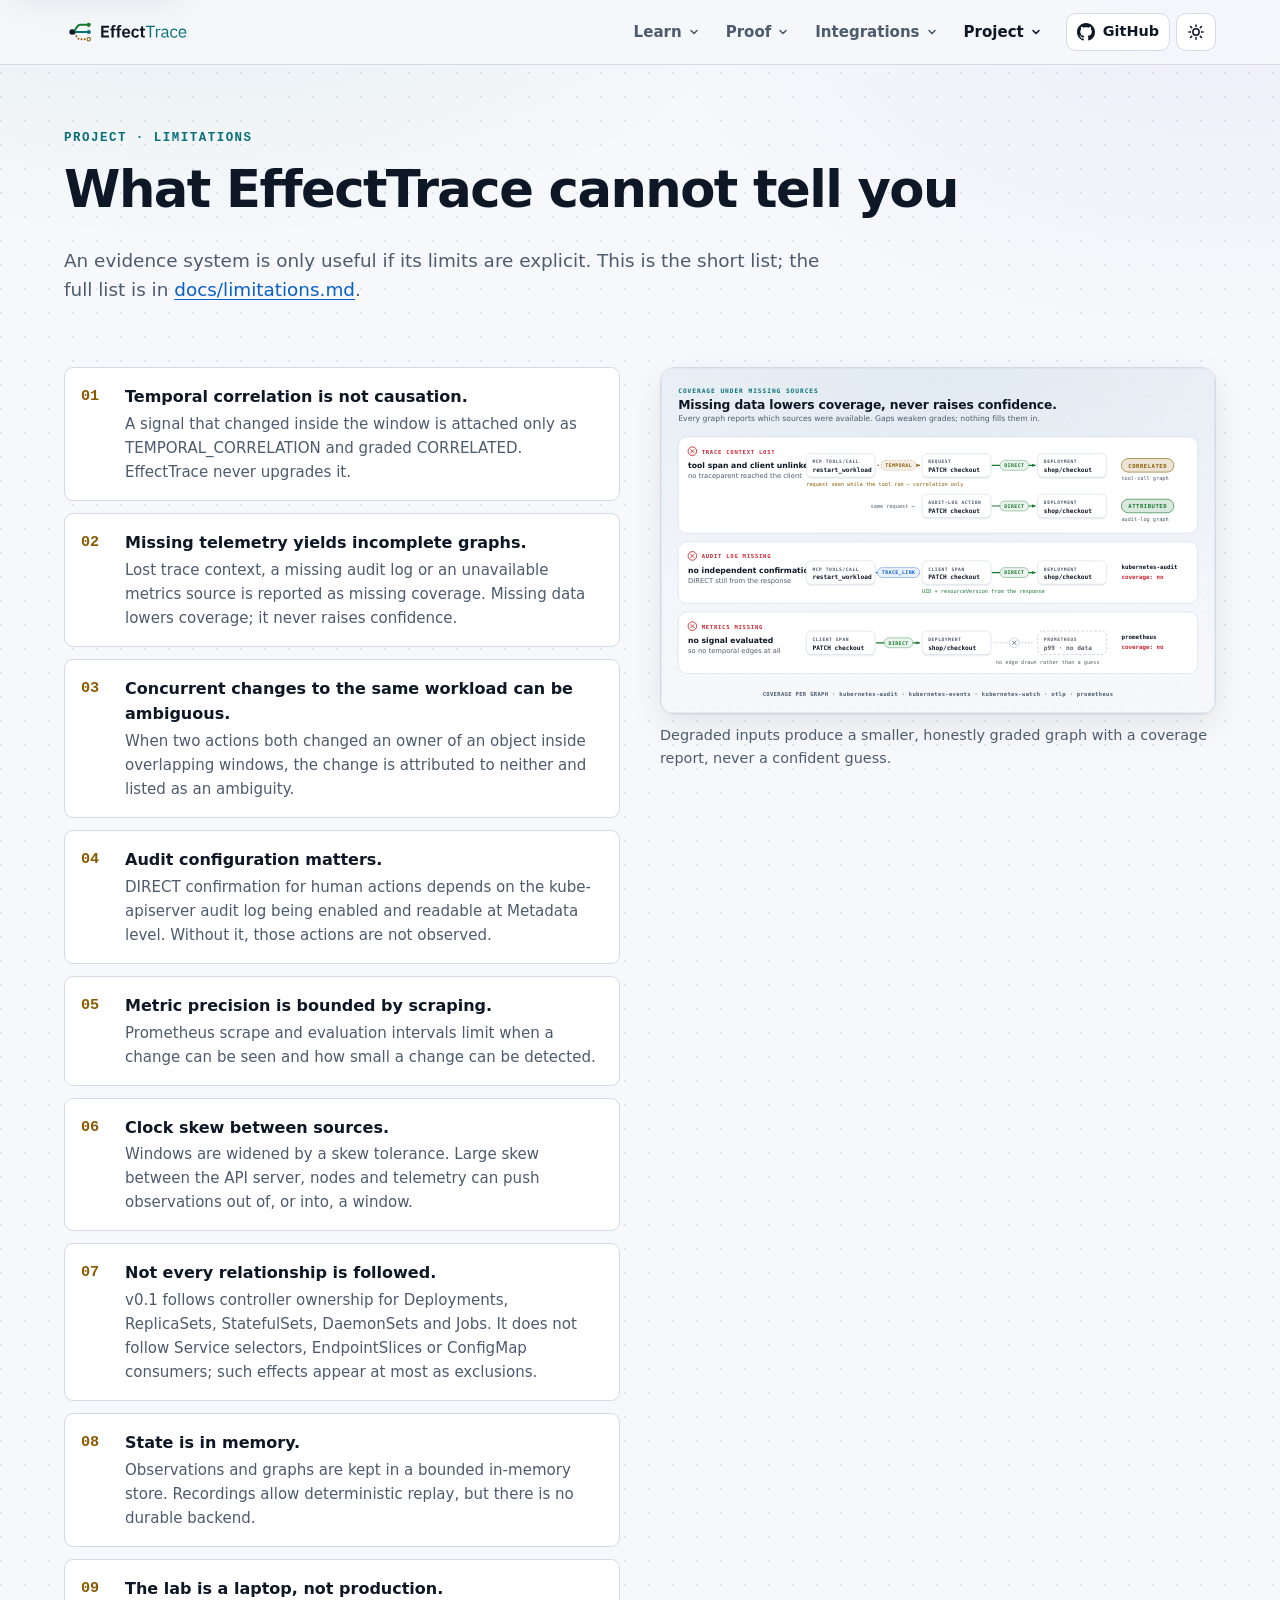
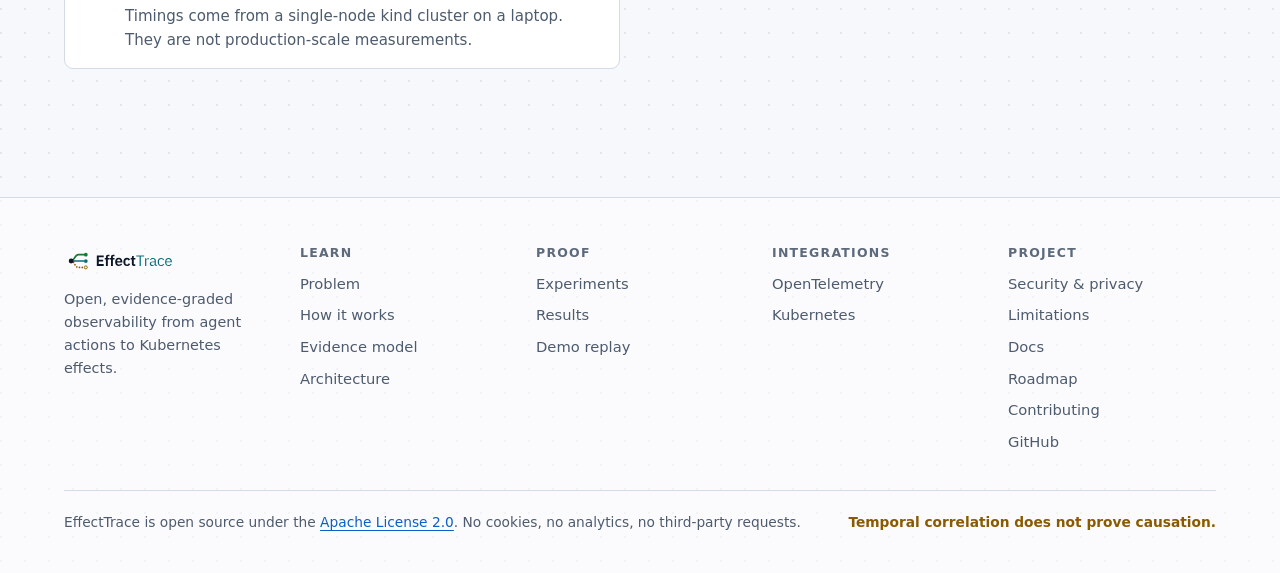
<file: limitations.html>
<!doctype html>
<html lang="en">
<head>
<meta charset="utf-8">
<meta name="viewport" content="width=device-width, initial-scale=1">
<meta http-equiv="Content-Security-Policy" content="default-src 'self'; img-src 'self' data:; style-src 'self'; script-src 'self'; connect-src 'self'; font-src 'self'; object-src 'none'; base-uri 'none'; form-action 'none'">
<meta name="referrer" content="no-referrer">
<title>Limitations · EffectTrace</title>
<meta name="description" content="The explicit limitations of EffectTrace v0.1: temporal correlation is not causation, missing telemetry, concurrent ambiguity, audit configuration, scrape precision, clock skew, unfollowed relationships, in-memory state.">
<meta name="color-scheme" content="dark light">
<meta name="theme-color" content="#0b0f17" media="(prefers-color-scheme: dark)">
<meta name="theme-color" content="#f6f8fb" media="(prefers-color-scheme: light)">
<link rel="icon" href="favicon.svg" type="image/svg+xml">
<meta property="og:type" content="website">
<meta property="og:site_name" content="EffectTrace">
<meta property="og:title" content="Limitations · EffectTrace">
<meta property="og:description" content="The explicit limitations of EffectTrace v0.1: temporal correlation is not causation, missing telemetry, concurrent ambiguity, audit configuration, scrape precision, clock skew, unfollowed relationships, in-memory state.">
<meta property="og:url" content="https://effecttrace.github.io/limitations.html">
<meta property="og:image" content="https://effecttrace.github.io/assets/social-preview.png">
<meta property="og:image:width" content="1280">
<meta property="og:image:height" content="640">
<meta property="og:image:alt" content="EffectTrace: Trace the effect, not just the call.">
<meta name="twitter:card" content="summary_large_image">
<meta name="twitter:title" content="Limitations · EffectTrace">
<meta name="twitter:description" content="The explicit limitations of EffectTrace v0.1: temporal correlation is not causation, missing telemetry, concurrent ambiguity, audit configuration, scrape precision, clock skew, unfollowed relationships, in-memory state.">
<meta name="twitter:image" content="https://effecttrace.github.io/assets/social-preview.png">
<link rel="stylesheet" href="assets/css/site.css">
<script src="assets/js/theme-init.js"></script>
<script type="module" src="assets/js/site.js"></script>

</head>
<body>
<a class="skip-link" href="#main">Skip to content</a>
<header class="site-header">
<div class="container header-inner">
<a class="brand" href="index.html" aria-label="EffectTrace home">
<img class="theme-dark-only" src="assets/logo-dark.svg" alt="EffectTrace" width="128" height="34">
<img class="theme-light-only" src="assets/logo.svg" alt="EffectTrace" width="128" height="34">
</a>
<nav class="nav" id="site-nav" aria-label="Primary">
<ul class="nav-list">
<li class="nav-group"><button class="nav-trigger" type="button" aria-expanded="false" aria-controls="menu-learn">Learn <svg class="chev" viewBox="0 0 12 12" aria-hidden="true" focusable="false"><path fill="none" stroke="currentColor" stroke-width="1.6" stroke-linecap="round" stroke-linejoin="round" d="M3 4.5l3 3 3-3"/></svg></button><ul class="nav-menu" id="menu-learn"><li><a href="index.html#problem"><span class="m-title">Problem</span><span class="m-desc">Why the call is not the effect</span></a></li><li><a href="index.html#how-it-works"><span class="m-title">How it works</span><span class="m-desc">From tool call to effect graph</span></a></li><li><a href="index.html#evidence"><span class="m-title">Evidence model</span><span class="m-desc">Five evidence classes, weakest-link grades</span></a></li><li><a href="index.html#architecture"><span class="m-title">Architecture</span><span class="m-desc">One read-only, bounded, deterministic collector</span></a></li></ul></li><li class="nav-group"><button class="nav-trigger" type="button" aria-expanded="false" aria-controls="menu-proof">Proof <svg class="chev" viewBox="0 0 12 12" aria-hidden="true" focusable="false"><path fill="none" stroke="currentColor" stroke-width="1.6" stroke-linecap="round" stroke-linejoin="round" d="M3 4.5l3 3 3-3"/></svg></button><ul class="nav-menu" id="menu-proof"><li><a href="experiments.html"><span class="m-title">Experiments</span><span class="m-desc">Every scenario, every check, every failure</span></a></li><li><a href="results.html"><span class="m-title">Results</span><span class="m-desc">Precision, recall and timings from test-results</span></a></li><li><a href="replay.html"><span class="m-title">Demo replay</span><span class="m-desc">Explore recorded effect graphs in the browser</span></a></li></ul></li><li class="nav-group"><button class="nav-trigger" type="button" aria-expanded="false" aria-controls="menu-integrations">Integrations <svg class="chev" viewBox="0 0 12 12" aria-hidden="true" focusable="false"><path fill="none" stroke="currentColor" stroke-width="1.6" stroke-linecap="round" stroke-linejoin="round" d="M3 4.5l3 3 3-3"/></svg></button><ul class="nav-menu" id="menu-integrations"><li><a href="opentelemetry.html"><span class="m-title">OpenTelemetry</span><span class="m-desc">OTLP in, span links out, MCP trace context</span></a></li><li><a href="kubernetes.html"><span class="m-title">Kubernetes</span><span class="m-desc">Audit-ID, UIDs, ownerReferences, read-only watch</span></a></li></ul></li><li class="nav-group"><button class="nav-trigger" type="button" aria-expanded="false" aria-controls="menu-project" aria-current="true">Project <svg class="chev" viewBox="0 0 12 12" aria-hidden="true" focusable="false"><path fill="none" stroke="currentColor" stroke-width="1.6" stroke-linecap="round" stroke-linejoin="round" d="M3 4.5l3 3 3-3"/></svg></button><ul class="nav-menu" id="menu-project"><li><a href="security.html"><span class="m-title">Security &amp; privacy</span><span class="m-desc">Metadata, not payloads</span></a></li><li><a href="limitations.html" aria-current="page"><span class="m-title">Limitations</span><span class="m-desc">What EffectTrace cannot tell you</span></a></li><li><a href="project.html#docs"><span class="m-title">Docs</span><span class="m-desc">Reference documentation on GitHub</span></a></li><li><a href="project.html#roadmap"><span class="m-title">Roadmap</span><span class="m-desc">Planned work</span></a></li><li><a href="project.html#contributing"><span class="m-title">Contributing</span><span class="m-desc">Issues, pull requests, conduct</span></a></li></ul></li>
</ul>
</nav>
<div class="header-actions">
<a class="icon-btn" href="https://github.com/effecttrace/effecttrace" aria-label="EffectTrace on GitHub"><svg viewBox="0 0 16 16" aria-hidden="true" focusable="false"><path fill="currentColor" d="M8 0C3.58 0 0 3.58 0 8c0 3.54 2.29 6.53 5.47 7.59.4.07.55-.17.55-.38 0-.19-.01-.82-.01-1.49-2.01.37-2.53-.49-2.69-.94-.09-.23-.48-.94-.82-1.13-.28-.15-.68-.52-.01-.53.63-.01 1.08.58 1.23.82.72 1.21 1.87.87 2.33.66.07-.52.28-.87.51-1.07-1.78-.2-3.64-.89-3.64-3.95 0-.87.31-1.59.82-2.15-.08-.2-.36-1.02.08-2.12 0 0 .67-.21 2.2.82.64-.18 1.32-.27 2-.27.68 0 1.36.09 2 .27 1.53-1.04 2.2-.82 2.2-.82.44 1.1.16 1.92.08 2.12.51.56.82 1.27.82 2.15 0 3.07-1.87 3.75-3.65 3.95.29.25.54.73.54 1.48 0 1.07-.01 1.93-.01 2.2 0 .21.15.46.55.38A8.013 8.013 0 0016 8c0-4.42-3.58-8-8-8z"/></svg><span class="gh-label">GitHub</span></a>
<button class="icon-btn theme-toggle" type="button" aria-label="Toggle color theme"><svg class="i-sun" viewBox="0 0 24 24" aria-hidden="true" focusable="false"><circle cx="12" cy="12" r="4.2" fill="none" stroke="currentColor" stroke-width="2"/><path stroke="currentColor" stroke-width="2" stroke-linecap="round" d="M12 2.5v2.2M12 19.3v2.2M4.6 4.6l1.6 1.6M17.8 17.8l1.6 1.6M2.5 12h2.2M19.3 12h2.2M4.6 19.4l1.6-1.6M17.8 6.2l1.6-1.6"/></svg><svg class="i-moon" viewBox="0 0 24 24" aria-hidden="true" focusable="false"><path fill="none" stroke="currentColor" stroke-width="2" stroke-linejoin="round" d="M20.5 14.2A8.5 8.5 0 019.8 3.5a8.5 8.5 0 1010.7 10.7z"/></svg></button>
<button class="icon-btn menu-toggle" type="button" aria-expanded="false" aria-controls="site-nav" aria-label="Open menu"><svg viewBox="0 0 24 24" aria-hidden="true" focusable="false"><path stroke="currentColor" stroke-width="2" stroke-linecap="round" d="M4 7h16M4 12h16M4 17h16"/></svg></button>
</div>
</div>
</header>
<main id="main">

<section class="page-hero">
<div class="container">
<span class="kicker">Project · Limitations</span>
<h1>What EffectTrace cannot tell you</h1>
<p class="lead">An evidence system is only useful if its limits are explicit. This is the short list; the full list is in <a href="https://github.com/effecttrace/effecttrace/blob/main/docs/limitations.md">docs/limitations.md</a>.</p>
</div>
</section>
<section class="section" aria-label="Limitations">
<div class="container two-col wide-right">
<ol class="limit-list">
<li><strong>Temporal correlation is not causation.</strong><p>A signal that changed inside the window is attached only as TEMPORAL_CORRELATION and graded CORRELATED. EffectTrace never upgrades it.</p></li>
<li><strong>Missing telemetry yields incomplete graphs.</strong><p>Lost trace context, a missing audit log or an unavailable metrics source is reported as missing coverage. Missing data lowers coverage; it never raises confidence.</p></li>
<li><strong>Concurrent changes to the same workload can be ambiguous.</strong><p>When two actions both changed an owner of an object inside overlapping windows, the change is attributed to neither and listed as an ambiguity.</p></li>
<li><strong>Audit configuration matters.</strong><p>DIRECT confirmation for human actions depends on the kube-apiserver audit log being enabled and readable at Metadata level. Without it, those actions are not observed.</p></li>
<li><strong>Metric precision is bounded by scraping.</strong><p>Prometheus scrape and evaluation intervals limit when a change can be seen and how small a change can be detected.</p></li>
<li><strong>Clock skew between sources.</strong><p>Windows are widened by a skew tolerance. Large skew between the API server, nodes and telemetry can push observations out of, or into, a window.</p></li>
<li><strong>Not every relationship is followed.</strong><p>v0.1 follows controller ownership for Deployments, ReplicaSets, StatefulSets, DaemonSets and Jobs. It does not follow Service selectors, EndpointSlices or ConfigMap consumers; such effects appear at most as exclusions.</p></li>
<li><strong>State is in memory.</strong><p>Observations and graphs are kept in a bounded in-memory store. Recordings allow deterministic replay, but there is no durable backend.</p></li>
<li><strong>The lab is a laptop, not production.</strong><p>Timings come from a single-node kind cluster on a laptop. They are not production-scale measurements.</p></li>
</ol>
<div><figure class="art-frame"><picture><source data-theme-src="dark" media="(prefers-color-scheme: dark)" srcset="assets/art/degraded-dark.svg"><source data-theme-src="light" media="(prefers-color-scheme: light)" srcset="assets/art/degraded-light.svg"><img src="assets/art/degraded-light.svg" alt="Missing data lowers coverage, never raises confidence: lost trace context yields a correlated tool-call graph; a missing audit log or metrics source is reported as missing coverage." loading="lazy" decoding="async" width="900"></picture></figure>
<p class="art-caption">Degraded inputs produce a smaller, honestly graded graph with a coverage report, never a confident guess.</p></div>
</div>
</section>
</main>
<footer class="site-footer">
<div class="container">
<div class="footer-grid">
<div class="footer-brand">
<img class="theme-dark-only" src="assets/logo-dark.svg" alt="EffectTrace" width="113" height="30" loading="lazy">
<img class="theme-light-only" src="assets/logo.svg" alt="EffectTrace" width="113" height="30" loading="lazy">
<p>Open, evidence-graded observability from agent actions to Kubernetes effects.</p>
</div>
<div class="footer-col"><h2>Learn</h2><ul>
<li><a href="index.html#problem">Problem</a></li>
<li><a href="index.html#how-it-works">How it works</a></li>
<li><a href="index.html#evidence">Evidence model</a></li>
<li><a href="index.html#architecture">Architecture</a></li>
</ul></div>
<div class="footer-col"><h2>Proof</h2><ul>
<li><a href="experiments.html">Experiments</a></li>
<li><a href="results.html">Results</a></li>
<li><a href="replay.html">Demo replay</a></li>
</ul></div>
<div class="footer-col"><h2>Integrations</h2><ul>
<li><a href="opentelemetry.html">OpenTelemetry</a></li>
<li><a href="kubernetes.html">Kubernetes</a></li>
</ul></div>
<div class="footer-col"><h2>Project</h2><ul>
<li><a href="security.html">Security &amp; privacy</a></li>
<li><a href="limitations.html">Limitations</a></li>
<li><a href="project.html#docs">Docs</a></li>
<li><a href="project.html#roadmap">Roadmap</a></li>
<li><a href="project.html#contributing">Contributing</a></li>
<li><a href="https://github.com/effecttrace/effecttrace">GitHub</a></li>
</ul></div>
</div>
<div class="footer-bottom">
<span>EffectTrace is open source under the <a href="https://github.com/effecttrace/effecttrace/blob/main/LICENSE">Apache License 2.0</a>. No cookies, no analytics, no third-party requests.</span>
<span class="causal">Temporal correlation does not prove causation.</span>
</div>
</div>
</footer>
</body>
</html>
</file>
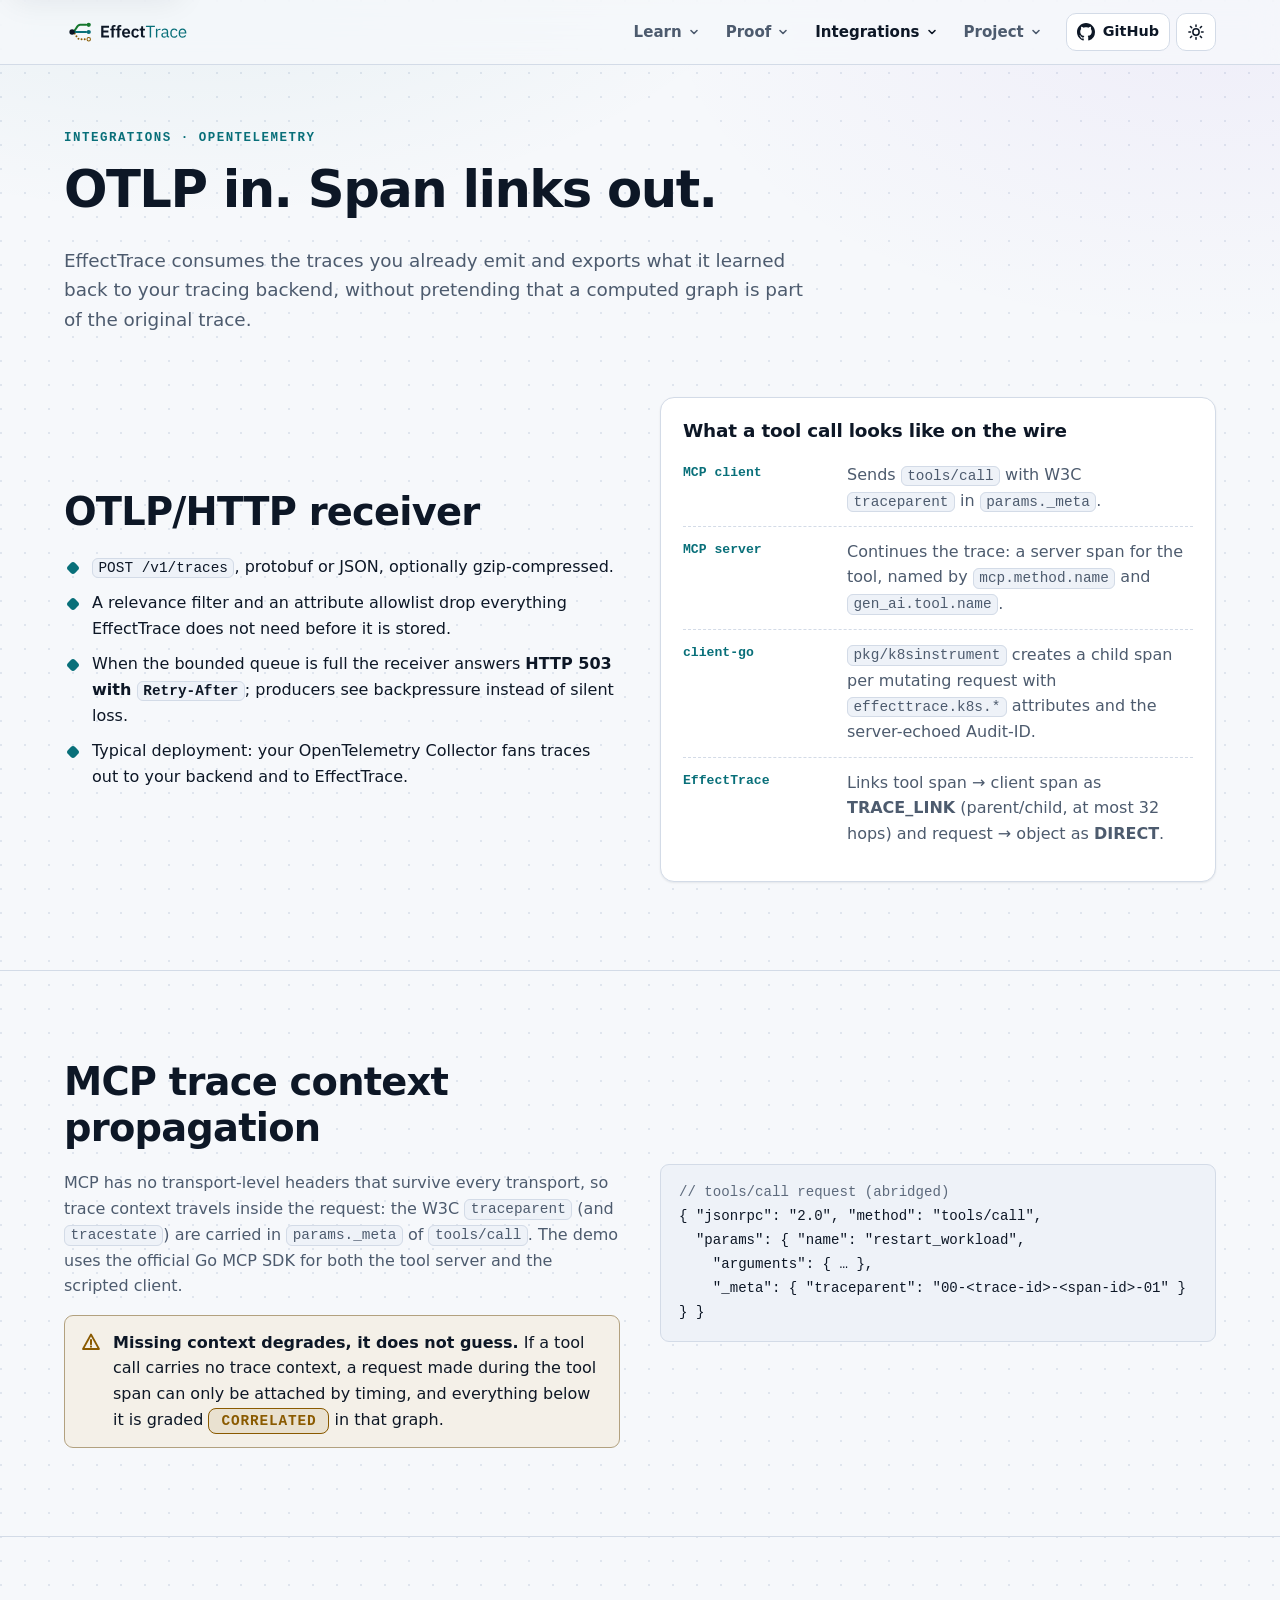
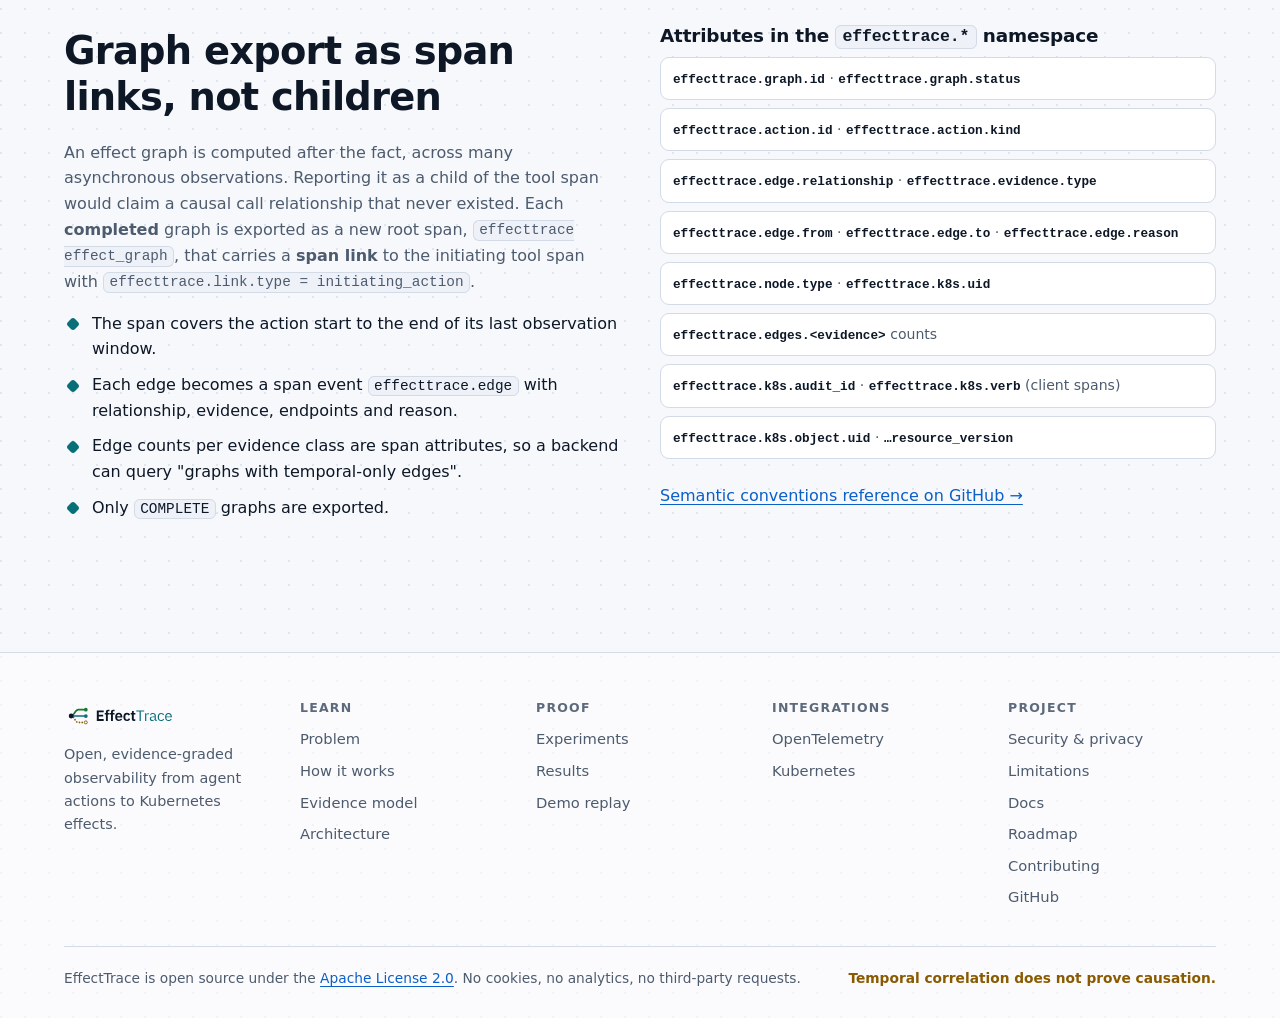
<file: opentelemetry.html>
<!doctype html>
<html lang="en">
<head>
<meta charset="utf-8">
<meta name="viewport" content="width=device-width, initial-scale=1">
<meta http-equiv="Content-Security-Policy" content="default-src 'self'; img-src 'self' data:; style-src 'self'; script-src 'self'; connect-src 'self'; font-src 'self'; object-src 'none'; base-uri 'none'; form-action 'none'">
<meta name="referrer" content="no-referrer">
<title>OpenTelemetry · EffectTrace</title>
<meta name="description" content="How EffectTrace uses OpenTelemetry: OTLP/HTTP receiver, MCP params._meta trace context, and effect graphs exported as span links with effecttrace.* attributes.">
<meta name="color-scheme" content="dark light">
<meta name="theme-color" content="#0b0f17" media="(prefers-color-scheme: dark)">
<meta name="theme-color" content="#f6f8fb" media="(prefers-color-scheme: light)">
<link rel="icon" href="favicon.svg" type="image/svg+xml">
<meta property="og:type" content="website">
<meta property="og:site_name" content="EffectTrace">
<meta property="og:title" content="OpenTelemetry · EffectTrace">
<meta property="og:description" content="How EffectTrace uses OpenTelemetry: OTLP/HTTP receiver, MCP params._meta trace context, and effect graphs exported as span links with effecttrace.* attributes.">
<meta property="og:url" content="https://effecttrace.github.io/opentelemetry.html">
<meta property="og:image" content="https://effecttrace.github.io/assets/social-preview.png">
<meta property="og:image:width" content="1280">
<meta property="og:image:height" content="640">
<meta property="og:image:alt" content="EffectTrace: Trace the effect, not just the call.">
<meta name="twitter:card" content="summary_large_image">
<meta name="twitter:title" content="OpenTelemetry · EffectTrace">
<meta name="twitter:description" content="How EffectTrace uses OpenTelemetry: OTLP/HTTP receiver, MCP params._meta trace context, and effect graphs exported as span links with effecttrace.* attributes.">
<meta name="twitter:image" content="https://effecttrace.github.io/assets/social-preview.png">
<link rel="stylesheet" href="assets/css/site.css">
<script src="assets/js/theme-init.js"></script>
<script type="module" src="assets/js/site.js"></script>

</head>
<body>
<a class="skip-link" href="#main">Skip to content</a>
<header class="site-header">
<div class="container header-inner">
<a class="brand" href="index.html" aria-label="EffectTrace home">
<img class="theme-dark-only" src="assets/logo-dark.svg" alt="EffectTrace" width="128" height="34">
<img class="theme-light-only" src="assets/logo.svg" alt="EffectTrace" width="128" height="34">
</a>
<nav class="nav" id="site-nav" aria-label="Primary">
<ul class="nav-list">
<li class="nav-group"><button class="nav-trigger" type="button" aria-expanded="false" aria-controls="menu-learn">Learn <svg class="chev" viewBox="0 0 12 12" aria-hidden="true" focusable="false"><path fill="none" stroke="currentColor" stroke-width="1.6" stroke-linecap="round" stroke-linejoin="round" d="M3 4.5l3 3 3-3"/></svg></button><ul class="nav-menu" id="menu-learn"><li><a href="index.html#problem"><span class="m-title">Problem</span><span class="m-desc">Why the call is not the effect</span></a></li><li><a href="index.html#how-it-works"><span class="m-title">How it works</span><span class="m-desc">From tool call to effect graph</span></a></li><li><a href="index.html#evidence"><span class="m-title">Evidence model</span><span class="m-desc">Five evidence classes, weakest-link grades</span></a></li><li><a href="index.html#architecture"><span class="m-title">Architecture</span><span class="m-desc">One read-only, bounded, deterministic collector</span></a></li></ul></li><li class="nav-group"><button class="nav-trigger" type="button" aria-expanded="false" aria-controls="menu-proof">Proof <svg class="chev" viewBox="0 0 12 12" aria-hidden="true" focusable="false"><path fill="none" stroke="currentColor" stroke-width="1.6" stroke-linecap="round" stroke-linejoin="round" d="M3 4.5l3 3 3-3"/></svg></button><ul class="nav-menu" id="menu-proof"><li><a href="experiments.html"><span class="m-title">Experiments</span><span class="m-desc">Every scenario, every check, every failure</span></a></li><li><a href="results.html"><span class="m-title">Results</span><span class="m-desc">Precision, recall and timings from test-results</span></a></li><li><a href="replay.html"><span class="m-title">Demo replay</span><span class="m-desc">Explore recorded effect graphs in the browser</span></a></li></ul></li><li class="nav-group"><button class="nav-trigger" type="button" aria-expanded="false" aria-controls="menu-integrations" aria-current="true">Integrations <svg class="chev" viewBox="0 0 12 12" aria-hidden="true" focusable="false"><path fill="none" stroke="currentColor" stroke-width="1.6" stroke-linecap="round" stroke-linejoin="round" d="M3 4.5l3 3 3-3"/></svg></button><ul class="nav-menu" id="menu-integrations"><li><a href="opentelemetry.html" aria-current="page"><span class="m-title">OpenTelemetry</span><span class="m-desc">OTLP in, span links out, MCP trace context</span></a></li><li><a href="kubernetes.html"><span class="m-title">Kubernetes</span><span class="m-desc">Audit-ID, UIDs, ownerReferences, read-only watch</span></a></li></ul></li><li class="nav-group"><button class="nav-trigger" type="button" aria-expanded="false" aria-controls="menu-project">Project <svg class="chev" viewBox="0 0 12 12" aria-hidden="true" focusable="false"><path fill="none" stroke="currentColor" stroke-width="1.6" stroke-linecap="round" stroke-linejoin="round" d="M3 4.5l3 3 3-3"/></svg></button><ul class="nav-menu" id="menu-project"><li><a href="security.html"><span class="m-title">Security &amp; privacy</span><span class="m-desc">Metadata, not payloads</span></a></li><li><a href="limitations.html"><span class="m-title">Limitations</span><span class="m-desc">What EffectTrace cannot tell you</span></a></li><li><a href="project.html#docs"><span class="m-title">Docs</span><span class="m-desc">Reference documentation on GitHub</span></a></li><li><a href="project.html#roadmap"><span class="m-title">Roadmap</span><span class="m-desc">Planned work</span></a></li><li><a href="project.html#contributing"><span class="m-title">Contributing</span><span class="m-desc">Issues, pull requests, conduct</span></a></li></ul></li>
</ul>
</nav>
<div class="header-actions">
<a class="icon-btn" href="https://github.com/effecttrace/effecttrace" aria-label="EffectTrace on GitHub"><svg viewBox="0 0 16 16" aria-hidden="true" focusable="false"><path fill="currentColor" d="M8 0C3.58 0 0 3.58 0 8c0 3.54 2.29 6.53 5.47 7.59.4.07.55-.17.55-.38 0-.19-.01-.82-.01-1.49-2.01.37-2.53-.49-2.69-.94-.09-.23-.48-.94-.82-1.13-.28-.15-.68-.52-.01-.53.63-.01 1.08.58 1.23.82.72 1.21 1.87.87 2.33.66.07-.52.28-.87.51-1.07-1.78-.2-3.64-.89-3.64-3.95 0-.87.31-1.59.82-2.15-.08-.2-.36-1.02.08-2.12 0 0 .67-.21 2.2.82.64-.18 1.32-.27 2-.27.68 0 1.36.09 2 .27 1.53-1.04 2.2-.82 2.2-.82.44 1.1.16 1.92.08 2.12.51.56.82 1.27.82 2.15 0 3.07-1.87 3.75-3.65 3.95.29.25.54.73.54 1.48 0 1.07-.01 1.93-.01 2.2 0 .21.15.46.55.38A8.013 8.013 0 0016 8c0-4.42-3.58-8-8-8z"/></svg><span class="gh-label">GitHub</span></a>
<button class="icon-btn theme-toggle" type="button" aria-label="Toggle color theme"><svg class="i-sun" viewBox="0 0 24 24" aria-hidden="true" focusable="false"><circle cx="12" cy="12" r="4.2" fill="none" stroke="currentColor" stroke-width="2"/><path stroke="currentColor" stroke-width="2" stroke-linecap="round" d="M12 2.5v2.2M12 19.3v2.2M4.6 4.6l1.6 1.6M17.8 17.8l1.6 1.6M2.5 12h2.2M19.3 12h2.2M4.6 19.4l1.6-1.6M17.8 6.2l1.6-1.6"/></svg><svg class="i-moon" viewBox="0 0 24 24" aria-hidden="true" focusable="false"><path fill="none" stroke="currentColor" stroke-width="2" stroke-linejoin="round" d="M20.5 14.2A8.5 8.5 0 019.8 3.5a8.5 8.5 0 1010.7 10.7z"/></svg></button>
<button class="icon-btn menu-toggle" type="button" aria-expanded="false" aria-controls="site-nav" aria-label="Open menu"><svg viewBox="0 0 24 24" aria-hidden="true" focusable="false"><path stroke="currentColor" stroke-width="2" stroke-linecap="round" d="M4 7h16M4 12h16M4 17h16"/></svg></button>
</div>
</div>
</header>
<main id="main">

<section class="page-hero">
<div class="container">
<span class="kicker">Integrations · OpenTelemetry</span>
<h1>OTLP in. Span links out.</h1>
<p class="lead">EffectTrace consumes the traces you already emit and exports what it learned back to your tracing backend, without pretending that a computed graph is part of the original trace.</p>
</div>
</section>
<section class="section" aria-labelledby="otlp-in">
<div class="container two-col">
<div>
<h2 id="otlp-in">OTLP/HTTP receiver</h2>
<ul class="list-check">
<li><code>POST /v1/traces</code>, protobuf or JSON, optionally gzip-compressed.</li>
<li>A relevance filter and an attribute allowlist drop everything EffectTrace does not need before it is stored.</li>
<li>When the bounded queue is full the receiver answers <strong>HTTP 503 with <code>Retry-After</code></strong>; producers see backpressure instead of silent loss.</li>
<li>Typical deployment: your OpenTelemetry Collector fans traces out to your backend and to EffectTrace.</li>
</ul>
</div>
<div class="card">
<h3>What a tool call looks like on the wire</h3>
<div class="seq">
<div class="seq-row"><span class="who">MCP client</span><span class="muted">Sends <code>tools/call</code> with W3C <code>traceparent</code> in <code>params._meta</code>.</span></div>
<div class="seq-row"><span class="who">MCP server</span><span class="muted">Continues the trace: a server span for the tool, named by <code>mcp.method.name</code> and <code>gen_ai.tool.name</code>.</span></div>
<div class="seq-row"><span class="who">client-go</span><span class="muted"><code>pkg/k8sinstrument</code> creates a child span per mutating request with <code>effecttrace.k8s.*</code> attributes and the server-echoed Audit-ID.</span></div>
<div class="seq-row"><span class="who">EffectTrace</span><span class="muted">Links tool span → client span as <strong>TRACE_LINK</strong> (parent/child, at most 32 hops) and request → object as <strong>DIRECT</strong>.</span></div>
</div>
</div>
</div>
</section>
<section class="section" aria-labelledby="mcp-title">
<div class="container two-col">
<div>
<h2 id="mcp-title">MCP trace context propagation</h2>
<p class="muted">MCP has no transport-level headers that survive every transport, so trace context travels inside the request: the W3C <code>traceparent</code> (and <code>tracestate</code>) are carried in <code>params._meta</code> of <code>tools/call</code>. The demo uses the official Go MCP SDK for both the tool server and the scripted client.</p>
<div class="callout c-temporal"><svg viewBox="0 0 20 20" aria-hidden="true" focusable="false"><path fill="none" stroke="currentColor" stroke-width="1.8" stroke-linejoin="round" d="M10 2.5l8 14.5H2z"/><path stroke="currentColor" stroke-width="2" stroke-linecap="round" d="M10 8v4.2M10 14.6v.1"/></svg><p><strong>Missing context degrades, it does not guess.</strong> If a tool call carries no trace context, a request made during the tool span can only be attached by timing, and everything below it is graded <span class="grade correlated">CORRELATED</span> in that graph.</p></div>
</div>
<div class="code-block" role="region" aria-label="Example tools/call request">
<div><span class="c">// tools/call request (abridged)</span></div>
<div>{ "jsonrpc": "2.0", "method": "tools/call",</div>
<div>&nbsp;&nbsp;"params": { "name": "restart_workload",</div>
<div>&nbsp;&nbsp;&nbsp;&nbsp;"arguments": { … },</div>
<div>&nbsp;&nbsp;&nbsp;&nbsp;"_meta": { "traceparent": "00-&lt;trace-id&gt;-&lt;span-id&gt;-01" } } }</div>
</div>
</div>
</section>
<section class="section" aria-labelledby="export-title">
<div class="container two-col">
<div>
<h2 id="export-title">Graph export as span links, not children</h2>
<p class="muted">An effect graph is computed after the fact, across many asynchronous observations. Reporting it as a child of the tool span would claim a causal call relationship that never existed. Each <strong>completed</strong> graph is exported as a new root span, <code>effecttrace effect_graph</code>, that carries a <strong>span link</strong> to the initiating tool span with <code>effecttrace.link.type = initiating_action</code>.</p>
<ul class="list-check">
<li>The span covers the action start to the end of its last observation window.</li>
<li>Each edge becomes a span event <code>effecttrace.edge</code> with relationship, evidence, endpoints and reason.</li>
<li>Edge counts per evidence class are span attributes, so a backend can query "graphs with temporal-only edges".</li>
<li>Only <code>COMPLETE</code> graphs are exported.</li>
</ul>
</div>
<div>
<h3>Attributes in the <code>effecttrace.*</code> namespace</h3>
<ul class="attr-list">
<li><code>effecttrace.graph.id</code> · <code>effecttrace.graph.status</code></li>
<li><code>effecttrace.action.id</code> · <code>effecttrace.action.kind</code></li>
<li><code>effecttrace.edge.relationship</code> · <code>effecttrace.evidence.type</code></li>
<li><code>effecttrace.edge.from</code> · <code>effecttrace.edge.to</code> · <code>effecttrace.edge.reason</code></li>
<li><code>effecttrace.node.type</code> · <code>effecttrace.k8s.uid</code></li>
<li><code>effecttrace.edges.&lt;evidence&gt;</code> counts</li>
<li><code>effecttrace.k8s.audit_id</code> · <code>effecttrace.k8s.verb</code> (client spans)</li>
<li><code>effecttrace.k8s.object.uid</code> · <code>…resource_version</code></li>
</ul>
<p class="mt-md"><a href="https://github.com/effecttrace/effecttrace/blob/main/docs/semantic-conventions.md">Semantic conventions reference on GitHub →</a></p>
</div>
</div>
</section>
</main>
<footer class="site-footer">
<div class="container">
<div class="footer-grid">
<div class="footer-brand">
<img class="theme-dark-only" src="assets/logo-dark.svg" alt="EffectTrace" width="113" height="30" loading="lazy">
<img class="theme-light-only" src="assets/logo.svg" alt="EffectTrace" width="113" height="30" loading="lazy">
<p>Open, evidence-graded observability from agent actions to Kubernetes effects.</p>
</div>
<div class="footer-col"><h2>Learn</h2><ul>
<li><a href="index.html#problem">Problem</a></li>
<li><a href="index.html#how-it-works">How it works</a></li>
<li><a href="index.html#evidence">Evidence model</a></li>
<li><a href="index.html#architecture">Architecture</a></li>
</ul></div>
<div class="footer-col"><h2>Proof</h2><ul>
<li><a href="experiments.html">Experiments</a></li>
<li><a href="results.html">Results</a></li>
<li><a href="replay.html">Demo replay</a></li>
</ul></div>
<div class="footer-col"><h2>Integrations</h2><ul>
<li><a href="opentelemetry.html">OpenTelemetry</a></li>
<li><a href="kubernetes.html">Kubernetes</a></li>
</ul></div>
<div class="footer-col"><h2>Project</h2><ul>
<li><a href="security.html">Security &amp; privacy</a></li>
<li><a href="limitations.html">Limitations</a></li>
<li><a href="project.html#docs">Docs</a></li>
<li><a href="project.html#roadmap">Roadmap</a></li>
<li><a href="project.html#contributing">Contributing</a></li>
<li><a href="https://github.com/effecttrace/effecttrace">GitHub</a></li>
</ul></div>
</div>
<div class="footer-bottom">
<span>EffectTrace is open source under the <a href="https://github.com/effecttrace/effecttrace/blob/main/LICENSE">Apache License 2.0</a>. No cookies, no analytics, no third-party requests.</span>
<span class="causal">Temporal correlation does not prove causation.</span>
</div>
</div>
</footer>
</body>
</html>
</file>
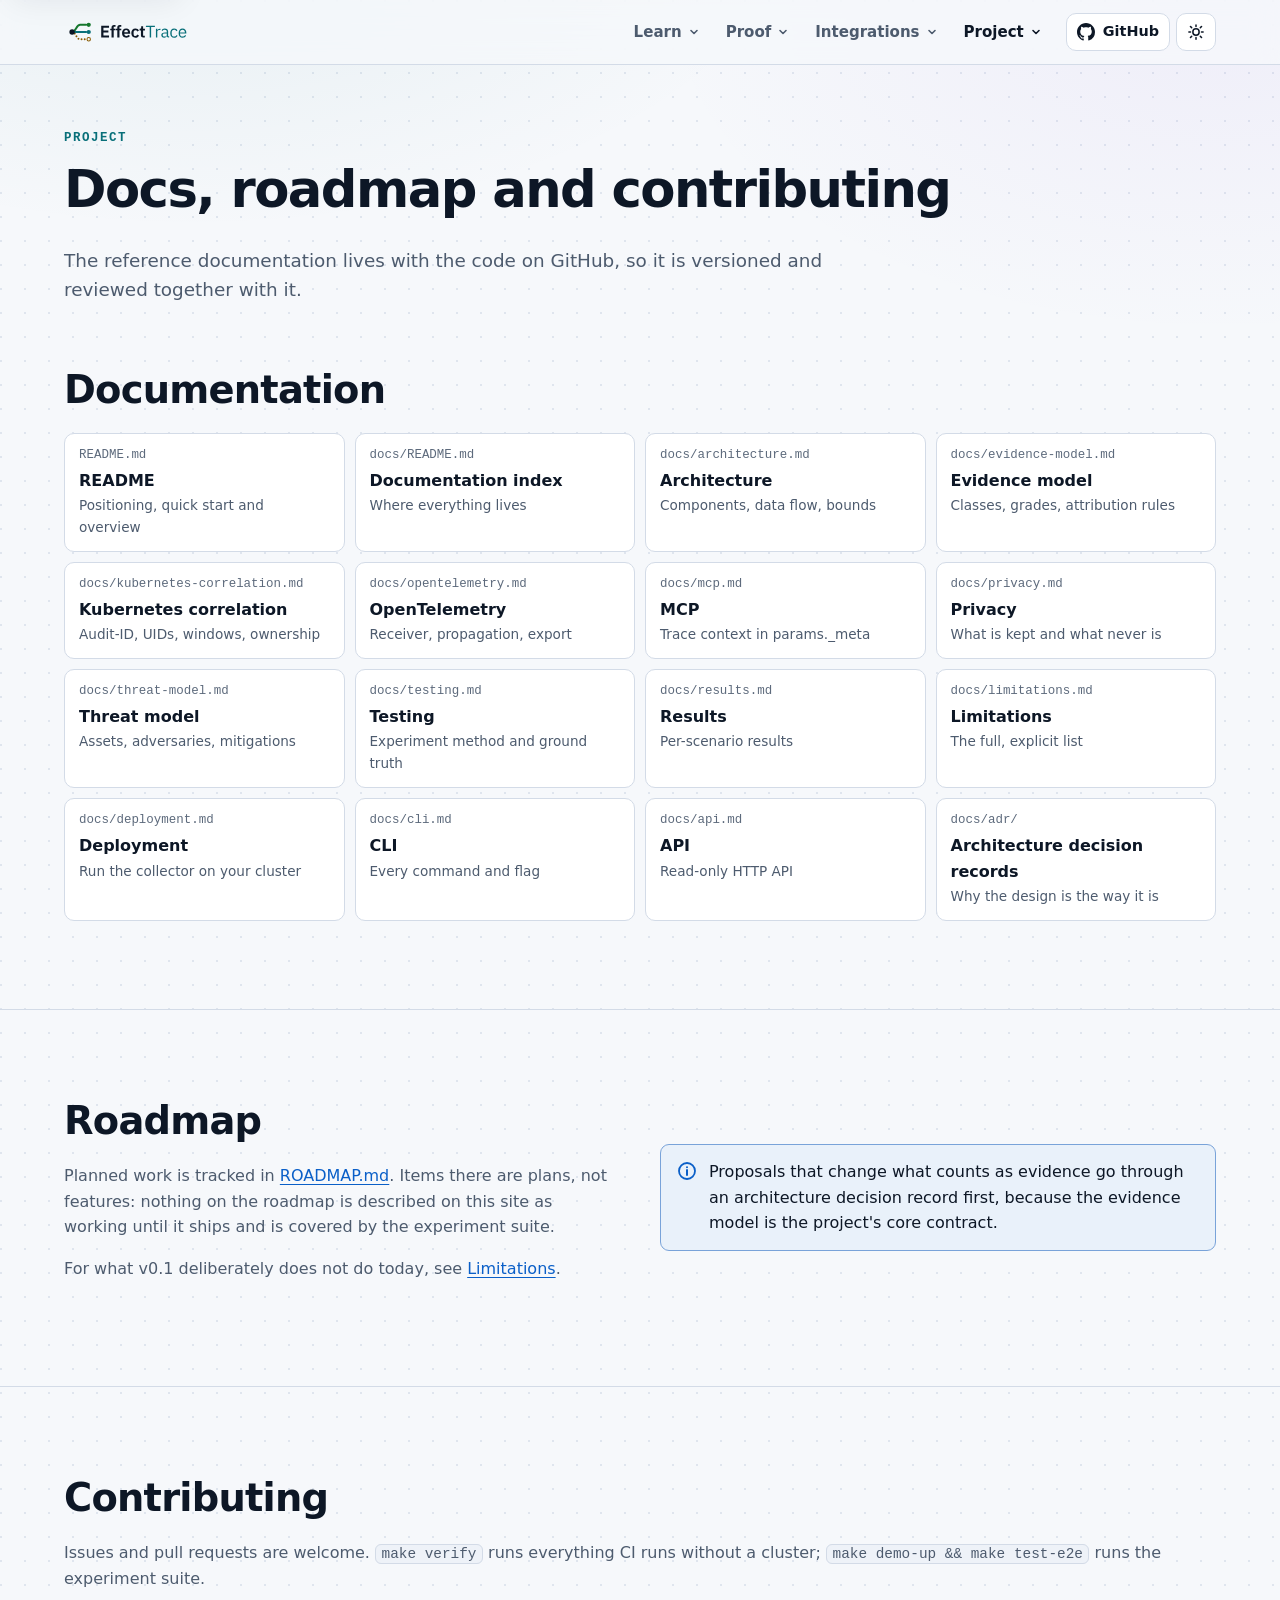
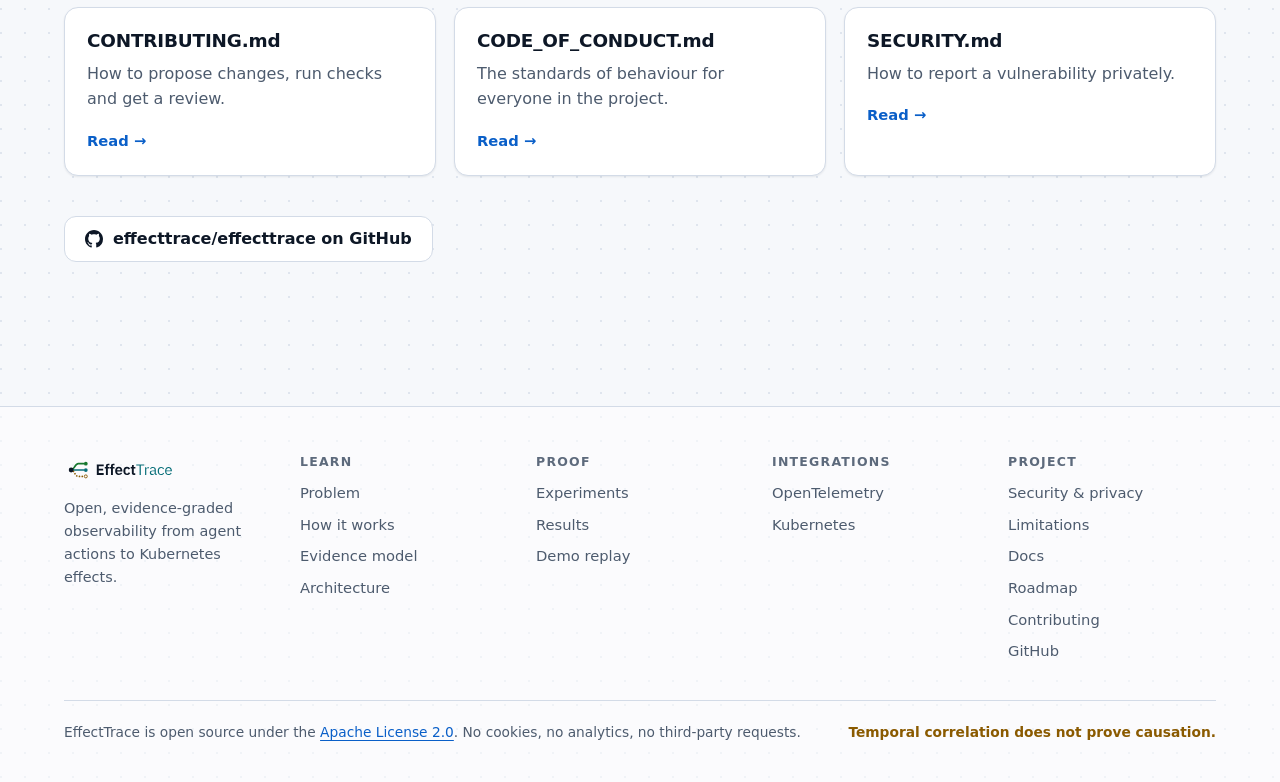
<file: project.html>
<!doctype html>
<html lang="en">
<head>
<meta charset="utf-8">
<meta name="viewport" content="width=device-width, initial-scale=1">
<meta http-equiv="Content-Security-Policy" content="default-src 'self'; img-src 'self' data:; style-src 'self'; script-src 'self'; connect-src 'self'; font-src 'self'; object-src 'none'; base-uri 'none'; form-action 'none'">
<meta name="referrer" content="no-referrer">
<title>Docs, roadmap &amp; contributing · EffectTrace</title>
<meta name="description" content="EffectTrace documentation links, roadmap and how to contribute.">
<meta name="color-scheme" content="dark light">
<meta name="theme-color" content="#0b0f17" media="(prefers-color-scheme: dark)">
<meta name="theme-color" content="#f6f8fb" media="(prefers-color-scheme: light)">
<link rel="icon" href="favicon.svg" type="image/svg+xml">
<meta property="og:type" content="website">
<meta property="og:site_name" content="EffectTrace">
<meta property="og:title" content="Docs, roadmap &amp; contributing · EffectTrace">
<meta property="og:description" content="EffectTrace documentation links, roadmap and how to contribute.">
<meta property="og:url" content="https://effecttrace.github.io/project.html">
<meta property="og:image" content="https://effecttrace.github.io/assets/social-preview.png">
<meta property="og:image:width" content="1280">
<meta property="og:image:height" content="640">
<meta property="og:image:alt" content="EffectTrace: Trace the effect, not just the call.">
<meta name="twitter:card" content="summary_large_image">
<meta name="twitter:title" content="Docs, roadmap &amp; contributing · EffectTrace">
<meta name="twitter:description" content="EffectTrace documentation links, roadmap and how to contribute.">
<meta name="twitter:image" content="https://effecttrace.github.io/assets/social-preview.png">
<link rel="stylesheet" href="assets/css/site.css">
<script src="assets/js/theme-init.js"></script>
<script type="module" src="assets/js/site.js"></script>

</head>
<body>
<a class="skip-link" href="#main">Skip to content</a>
<header class="site-header">
<div class="container header-inner">
<a class="brand" href="index.html" aria-label="EffectTrace home">
<img class="theme-dark-only" src="assets/logo-dark.svg" alt="EffectTrace" width="128" height="34">
<img class="theme-light-only" src="assets/logo.svg" alt="EffectTrace" width="128" height="34">
</a>
<nav class="nav" id="site-nav" aria-label="Primary">
<ul class="nav-list">
<li class="nav-group"><button class="nav-trigger" type="button" aria-expanded="false" aria-controls="menu-learn">Learn <svg class="chev" viewBox="0 0 12 12" aria-hidden="true" focusable="false"><path fill="none" stroke="currentColor" stroke-width="1.6" stroke-linecap="round" stroke-linejoin="round" d="M3 4.5l3 3 3-3"/></svg></button><ul class="nav-menu" id="menu-learn"><li><a href="index.html#problem"><span class="m-title">Problem</span><span class="m-desc">Why the call is not the effect</span></a></li><li><a href="index.html#how-it-works"><span class="m-title">How it works</span><span class="m-desc">From tool call to effect graph</span></a></li><li><a href="index.html#evidence"><span class="m-title">Evidence model</span><span class="m-desc">Five evidence classes, weakest-link grades</span></a></li><li><a href="index.html#architecture"><span class="m-title">Architecture</span><span class="m-desc">One read-only, bounded, deterministic collector</span></a></li></ul></li><li class="nav-group"><button class="nav-trigger" type="button" aria-expanded="false" aria-controls="menu-proof">Proof <svg class="chev" viewBox="0 0 12 12" aria-hidden="true" focusable="false"><path fill="none" stroke="currentColor" stroke-width="1.6" stroke-linecap="round" stroke-linejoin="round" d="M3 4.5l3 3 3-3"/></svg></button><ul class="nav-menu" id="menu-proof"><li><a href="experiments.html"><span class="m-title">Experiments</span><span class="m-desc">Every scenario, every check, every failure</span></a></li><li><a href="results.html"><span class="m-title">Results</span><span class="m-desc">Precision, recall and timings from test-results</span></a></li><li><a href="replay.html"><span class="m-title">Demo replay</span><span class="m-desc">Explore recorded effect graphs in the browser</span></a></li></ul></li><li class="nav-group"><button class="nav-trigger" type="button" aria-expanded="false" aria-controls="menu-integrations">Integrations <svg class="chev" viewBox="0 0 12 12" aria-hidden="true" focusable="false"><path fill="none" stroke="currentColor" stroke-width="1.6" stroke-linecap="round" stroke-linejoin="round" d="M3 4.5l3 3 3-3"/></svg></button><ul class="nav-menu" id="menu-integrations"><li><a href="opentelemetry.html"><span class="m-title">OpenTelemetry</span><span class="m-desc">OTLP in, span links out, MCP trace context</span></a></li><li><a href="kubernetes.html"><span class="m-title">Kubernetes</span><span class="m-desc">Audit-ID, UIDs, ownerReferences, read-only watch</span></a></li></ul></li><li class="nav-group"><button class="nav-trigger" type="button" aria-expanded="false" aria-controls="menu-project" aria-current="true">Project <svg class="chev" viewBox="0 0 12 12" aria-hidden="true" focusable="false"><path fill="none" stroke="currentColor" stroke-width="1.6" stroke-linecap="round" stroke-linejoin="round" d="M3 4.5l3 3 3-3"/></svg></button><ul class="nav-menu" id="menu-project"><li><a href="security.html"><span class="m-title">Security &amp; privacy</span><span class="m-desc">Metadata, not payloads</span></a></li><li><a href="limitations.html"><span class="m-title">Limitations</span><span class="m-desc">What EffectTrace cannot tell you</span></a></li><li><a href="project.html#docs" aria-current="page"><span class="m-title">Docs</span><span class="m-desc">Reference documentation on GitHub</span></a></li><li><a href="project.html#roadmap"><span class="m-title">Roadmap</span><span class="m-desc">Planned work</span></a></li><li><a href="project.html#contributing"><span class="m-title">Contributing</span><span class="m-desc">Issues, pull requests, conduct</span></a></li></ul></li>
</ul>
</nav>
<div class="header-actions">
<a class="icon-btn" href="https://github.com/effecttrace/effecttrace" aria-label="EffectTrace on GitHub"><svg viewBox="0 0 16 16" aria-hidden="true" focusable="false"><path fill="currentColor" d="M8 0C3.58 0 0 3.58 0 8c0 3.54 2.29 6.53 5.47 7.59.4.07.55-.17.55-.38 0-.19-.01-.82-.01-1.49-2.01.37-2.53-.49-2.69-.94-.09-.23-.48-.94-.82-1.13-.28-.15-.68-.52-.01-.53.63-.01 1.08.58 1.23.82.72 1.21 1.87.87 2.33.66.07-.52.28-.87.51-1.07-1.78-.2-3.64-.89-3.64-3.95 0-.87.31-1.59.82-2.15-.08-.2-.36-1.02.08-2.12 0 0 .67-.21 2.2.82.64-.18 1.32-.27 2-.27.68 0 1.36.09 2 .27 1.53-1.04 2.2-.82 2.2-.82.44 1.1.16 1.92.08 2.12.51.56.82 1.27.82 2.15 0 3.07-1.87 3.75-3.65 3.95.29.25.54.73.54 1.48 0 1.07-.01 1.93-.01 2.2 0 .21.15.46.55.38A8.013 8.013 0 0016 8c0-4.42-3.58-8-8-8z"/></svg><span class="gh-label">GitHub</span></a>
<button class="icon-btn theme-toggle" type="button" aria-label="Toggle color theme"><svg class="i-sun" viewBox="0 0 24 24" aria-hidden="true" focusable="false"><circle cx="12" cy="12" r="4.2" fill="none" stroke="currentColor" stroke-width="2"/><path stroke="currentColor" stroke-width="2" stroke-linecap="round" d="M12 2.5v2.2M12 19.3v2.2M4.6 4.6l1.6 1.6M17.8 17.8l1.6 1.6M2.5 12h2.2M19.3 12h2.2M4.6 19.4l1.6-1.6M17.8 6.2l1.6-1.6"/></svg><svg class="i-moon" viewBox="0 0 24 24" aria-hidden="true" focusable="false"><path fill="none" stroke="currentColor" stroke-width="2" stroke-linejoin="round" d="M20.5 14.2A8.5 8.5 0 019.8 3.5a8.5 8.5 0 1010.7 10.7z"/></svg></button>
<button class="icon-btn menu-toggle" type="button" aria-expanded="false" aria-controls="site-nav" aria-label="Open menu"><svg viewBox="0 0 24 24" aria-hidden="true" focusable="false"><path stroke="currentColor" stroke-width="2" stroke-linecap="round" d="M4 7h16M4 12h16M4 17h16"/></svg></button>
</div>
</div>
</header>
<main id="main">

<section class="page-hero">
<div class="container">
<span class="kicker">Project</span>
<h1>Docs, roadmap and contributing</h1>
<p class="lead">The reference documentation lives with the code on GitHub, so it is versioned and reviewed together with it.</p>
</div>
</section>
<section class="section" id="docs" aria-labelledby="docs-title">
<div class="container">
<h2 id="docs-title">Documentation</h2>
<ul class="doc-links">
<li><a href="https://github.com/effecttrace/effecttrace/blob/main/README.md"><span class="dl-path">README.md</span><span class="dl-title">README</span><span class="dl-desc">Positioning, quick start and overview</span></a></li>
<li><a href="https://github.com/effecttrace/effecttrace/blob/main/docs/README.md"><span class="dl-path">docs/README.md</span><span class="dl-title">Documentation index</span><span class="dl-desc">Where everything lives</span></a></li>
<li><a href="https://github.com/effecttrace/effecttrace/blob/main/docs/architecture.md"><span class="dl-path">docs/architecture.md</span><span class="dl-title">Architecture</span><span class="dl-desc">Components, data flow, bounds</span></a></li>
<li><a href="https://github.com/effecttrace/effecttrace/blob/main/docs/evidence-model.md"><span class="dl-path">docs/evidence-model.md</span><span class="dl-title">Evidence model</span><span class="dl-desc">Classes, grades, attribution rules</span></a></li>
<li><a href="https://github.com/effecttrace/effecttrace/blob/main/docs/kubernetes-correlation.md"><span class="dl-path">docs/kubernetes-correlation.md</span><span class="dl-title">Kubernetes correlation</span><span class="dl-desc">Audit-ID, UIDs, windows, ownership</span></a></li>
<li><a href="https://github.com/effecttrace/effecttrace/blob/main/docs/opentelemetry.md"><span class="dl-path">docs/opentelemetry.md</span><span class="dl-title">OpenTelemetry</span><span class="dl-desc">Receiver, propagation, export</span></a></li>
<li><a href="https://github.com/effecttrace/effecttrace/blob/main/docs/mcp.md"><span class="dl-path">docs/mcp.md</span><span class="dl-title">MCP</span><span class="dl-desc">Trace context in params._meta</span></a></li>
<li><a href="https://github.com/effecttrace/effecttrace/blob/main/docs/privacy.md"><span class="dl-path">docs/privacy.md</span><span class="dl-title">Privacy</span><span class="dl-desc">What is kept and what never is</span></a></li>
<li><a href="https://github.com/effecttrace/effecttrace/blob/main/docs/threat-model.md"><span class="dl-path">docs/threat-model.md</span><span class="dl-title">Threat model</span><span class="dl-desc">Assets, adversaries, mitigations</span></a></li>
<li><a href="https://github.com/effecttrace/effecttrace/blob/main/docs/testing.md"><span class="dl-path">docs/testing.md</span><span class="dl-title">Testing</span><span class="dl-desc">Experiment method and ground truth</span></a></li>
<li><a href="https://github.com/effecttrace/effecttrace/blob/main/docs/results.md"><span class="dl-path">docs/results.md</span><span class="dl-title">Results</span><span class="dl-desc">Per-scenario results</span></a></li>
<li><a href="https://github.com/effecttrace/effecttrace/blob/main/docs/limitations.md"><span class="dl-path">docs/limitations.md</span><span class="dl-title">Limitations</span><span class="dl-desc">The full, explicit list</span></a></li>
<li><a href="https://github.com/effecttrace/effecttrace/blob/main/docs/deployment.md"><span class="dl-path">docs/deployment.md</span><span class="dl-title">Deployment</span><span class="dl-desc">Run the collector on your cluster</span></a></li>
<li><a href="https://github.com/effecttrace/effecttrace/blob/main/docs/cli.md"><span class="dl-path">docs/cli.md</span><span class="dl-title">CLI</span><span class="dl-desc">Every command and flag</span></a></li>
<li><a href="https://github.com/effecttrace/effecttrace/blob/main/docs/api.md"><span class="dl-path">docs/api.md</span><span class="dl-title">API</span><span class="dl-desc">Read-only HTTP API</span></a></li>
<li><a href="https://github.com/effecttrace/effecttrace/tree/main/docs/adr"><span class="dl-path">docs/adr/</span><span class="dl-title">Architecture decision records</span><span class="dl-desc">Why the design is the way it is</span></a></li>
</ul>
</div>
</section>
<section class="section" id="roadmap" aria-labelledby="roadmap-title">
<div class="container two-col">
<div>
<h2 id="roadmap-title">Roadmap</h2>
<p class="muted">Planned work is tracked in <a href="https://github.com/effecttrace/effecttrace/blob/main/ROADMAP.md">ROADMAP.md</a>. Items there are plans, not features: nothing on the roadmap is described on this site as working until it ships and is covered by the experiment suite.</p>
<p class="muted">For what v0.1 deliberately does not do today, see <a href="limitations.html">Limitations</a>.</p>
</div>
<div class="callout c-trace"><svg viewBox="0 0 20 20" aria-hidden="true" focusable="false"><circle cx="10" cy="10" r="8" fill="none" stroke="currentColor" stroke-width="1.8"/><path stroke="currentColor" stroke-width="2" stroke-linecap="round" d="M10 9v5M10 6.2v.1"/></svg><p>Proposals that change what counts as evidence go through an architecture decision record first, because the evidence model is the project's core contract.</p></div>
</div>
</section>
<section class="section" id="contributing" aria-labelledby="contrib-title">
<div class="container">
<h2 id="contrib-title">Contributing</h2>
<p class="muted">Issues and pull requests are welcome. <code>make verify</code> runs everything CI runs without a cluster; <code>make demo-up &amp;&amp; make test-e2e</code> runs the experiment suite.</p>
<div class="grid grid-3">
<a class="card lift link-card" href="https://github.com/effecttrace/effecttrace/blob/main/CONTRIBUTING.md"><h3>CONTRIBUTING.md</h3><p class="muted">How to propose changes, run checks and get a review.</p><span class="more">Read →</span></a>
<a class="card lift link-card" href="https://github.com/effecttrace/effecttrace/blob/main/CODE_OF_CONDUCT.md"><h3>CODE_OF_CONDUCT.md</h3><p class="muted">The standards of behaviour for everyone in the project.</p><span class="more">Read →</span></a>
<a class="card lift link-card" href="https://github.com/effecttrace/effecttrace/blob/main/SECURITY.md"><h3>SECURITY.md</h3><p class="muted">How to report a vulnerability privately.</p><span class="more">Read →</span></a>
</div>
<p class="mt-lg"><a class="btn btn-ghost" href="https://github.com/effecttrace/effecttrace"><svg viewBox="0 0 16 16" aria-hidden="true" focusable="false"><path fill="currentColor" d="M8 0C3.58 0 0 3.58 0 8c0 3.54 2.29 6.53 5.47 7.59.4.07.55-.17.55-.38 0-.19-.01-.82-.01-1.49-2.01.37-2.53-.49-2.69-.94-.09-.23-.48-.94-.82-1.13-.28-.15-.68-.52-.01-.53.63-.01 1.08.58 1.23.82.72 1.21 1.87.87 2.33.66.07-.52.28-.87.51-1.07-1.78-.2-3.64-.89-3.64-3.95 0-.87.31-1.59.82-2.15-.08-.2-.36-1.02.08-2.12 0 0 .67-.21 2.2.82.64-.18 1.32-.27 2-.27.68 0 1.36.09 2 .27 1.53-1.04 2.2-.82 2.2-.82.44 1.1.16 1.92.08 2.12.51.56.82 1.27.82 2.15 0 3.07-1.87 3.75-3.65 3.95.29.25.54.73.54 1.48 0 1.07-.01 1.93-.01 2.2 0 .21.15.46.55.38A8.013 8.013 0 0016 8c0-4.42-3.58-8-8-8z"/></svg>effecttrace/effecttrace on GitHub</a></p>
</div>
</section>
</main>
<footer class="site-footer">
<div class="container">
<div class="footer-grid">
<div class="footer-brand">
<img class="theme-dark-only" src="assets/logo-dark.svg" alt="EffectTrace" width="113" height="30" loading="lazy">
<img class="theme-light-only" src="assets/logo.svg" alt="EffectTrace" width="113" height="30" loading="lazy">
<p>Open, evidence-graded observability from agent actions to Kubernetes effects.</p>
</div>
<div class="footer-col"><h2>Learn</h2><ul>
<li><a href="index.html#problem">Problem</a></li>
<li><a href="index.html#how-it-works">How it works</a></li>
<li><a href="index.html#evidence">Evidence model</a></li>
<li><a href="index.html#architecture">Architecture</a></li>
</ul></div>
<div class="footer-col"><h2>Proof</h2><ul>
<li><a href="experiments.html">Experiments</a></li>
<li><a href="results.html">Results</a></li>
<li><a href="replay.html">Demo replay</a></li>
</ul></div>
<div class="footer-col"><h2>Integrations</h2><ul>
<li><a href="opentelemetry.html">OpenTelemetry</a></li>
<li><a href="kubernetes.html">Kubernetes</a></li>
</ul></div>
<div class="footer-col"><h2>Project</h2><ul>
<li><a href="security.html">Security &amp; privacy</a></li>
<li><a href="limitations.html">Limitations</a></li>
<li><a href="project.html#docs">Docs</a></li>
<li><a href="project.html#roadmap">Roadmap</a></li>
<li><a href="project.html#contributing">Contributing</a></li>
<li><a href="https://github.com/effecttrace/effecttrace">GitHub</a></li>
</ul></div>
</div>
<div class="footer-bottom">
<span>EffectTrace is open source under the <a href="https://github.com/effecttrace/effecttrace/blob/main/LICENSE">Apache License 2.0</a>. No cookies, no analytics, no third-party requests.</span>
<span class="causal">Temporal correlation does not prove causation.</span>
</div>
</div>
</footer>
</body>
</html>
</file>
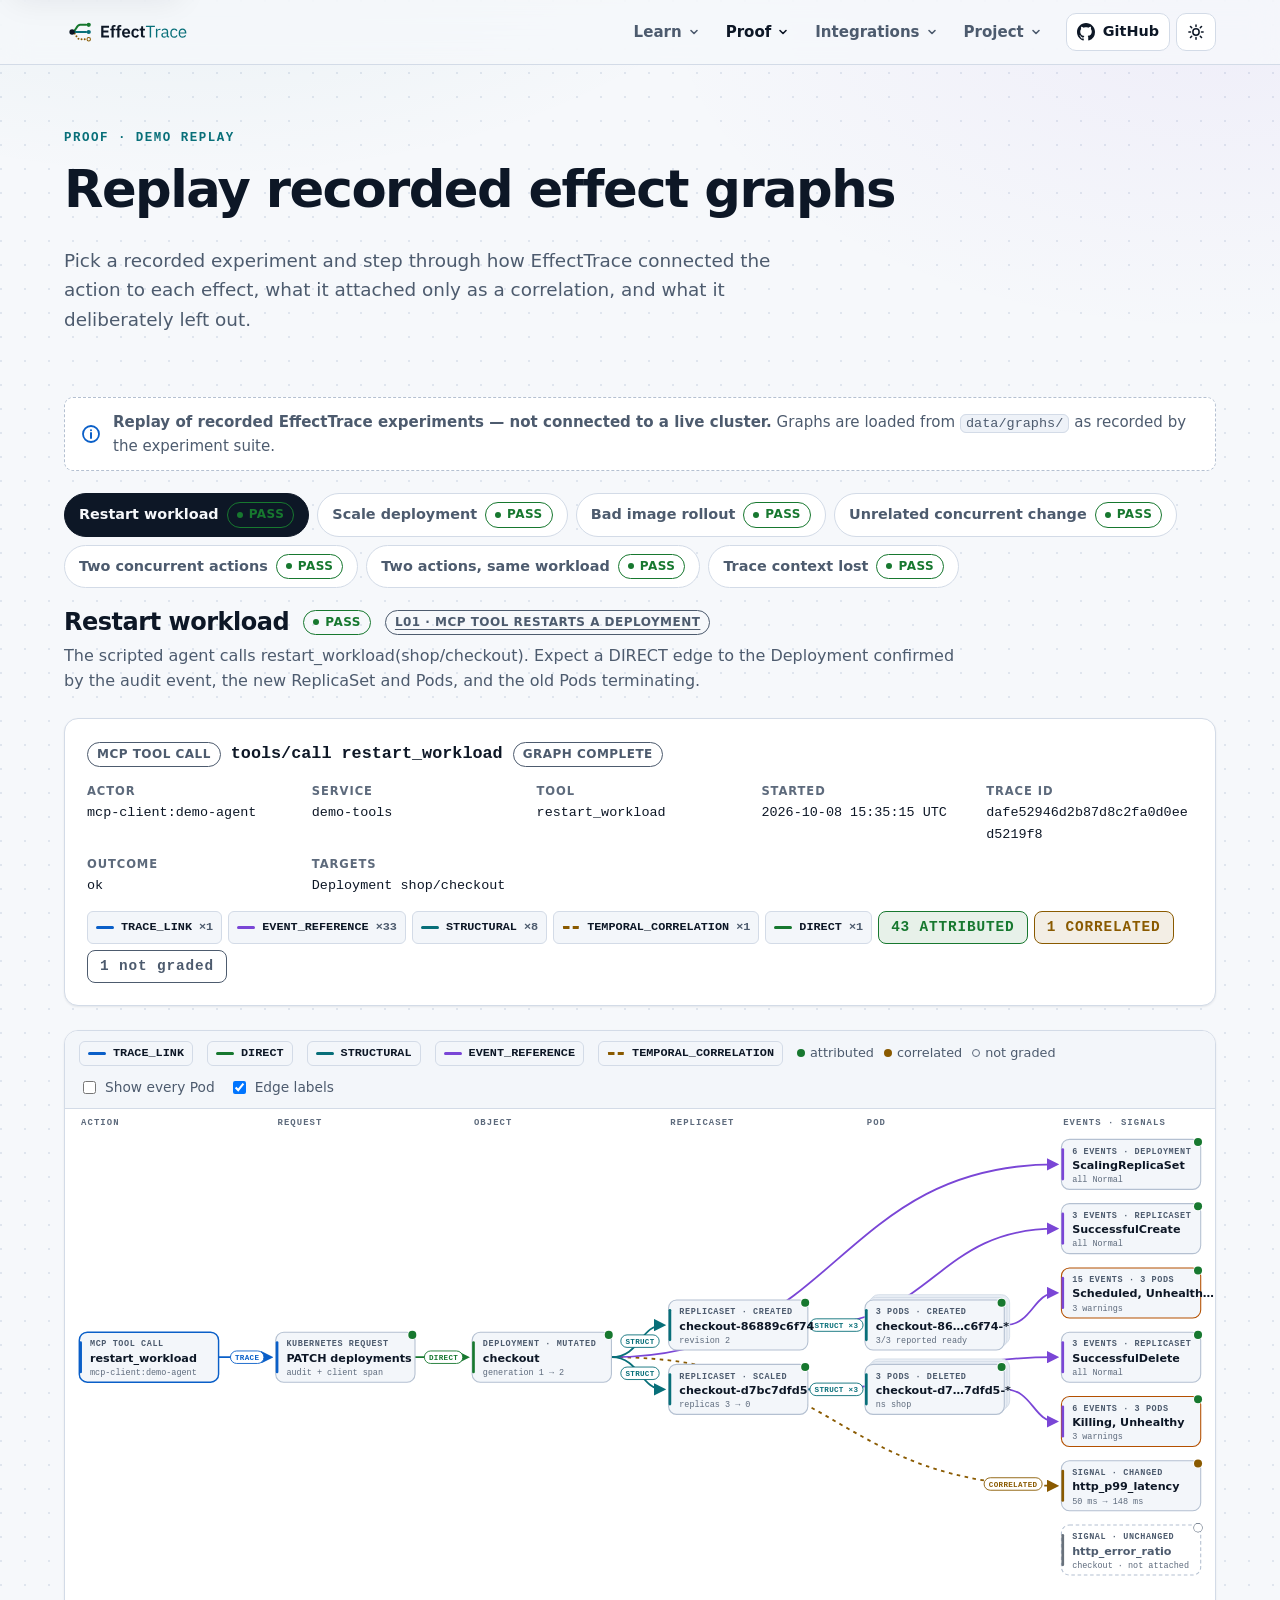
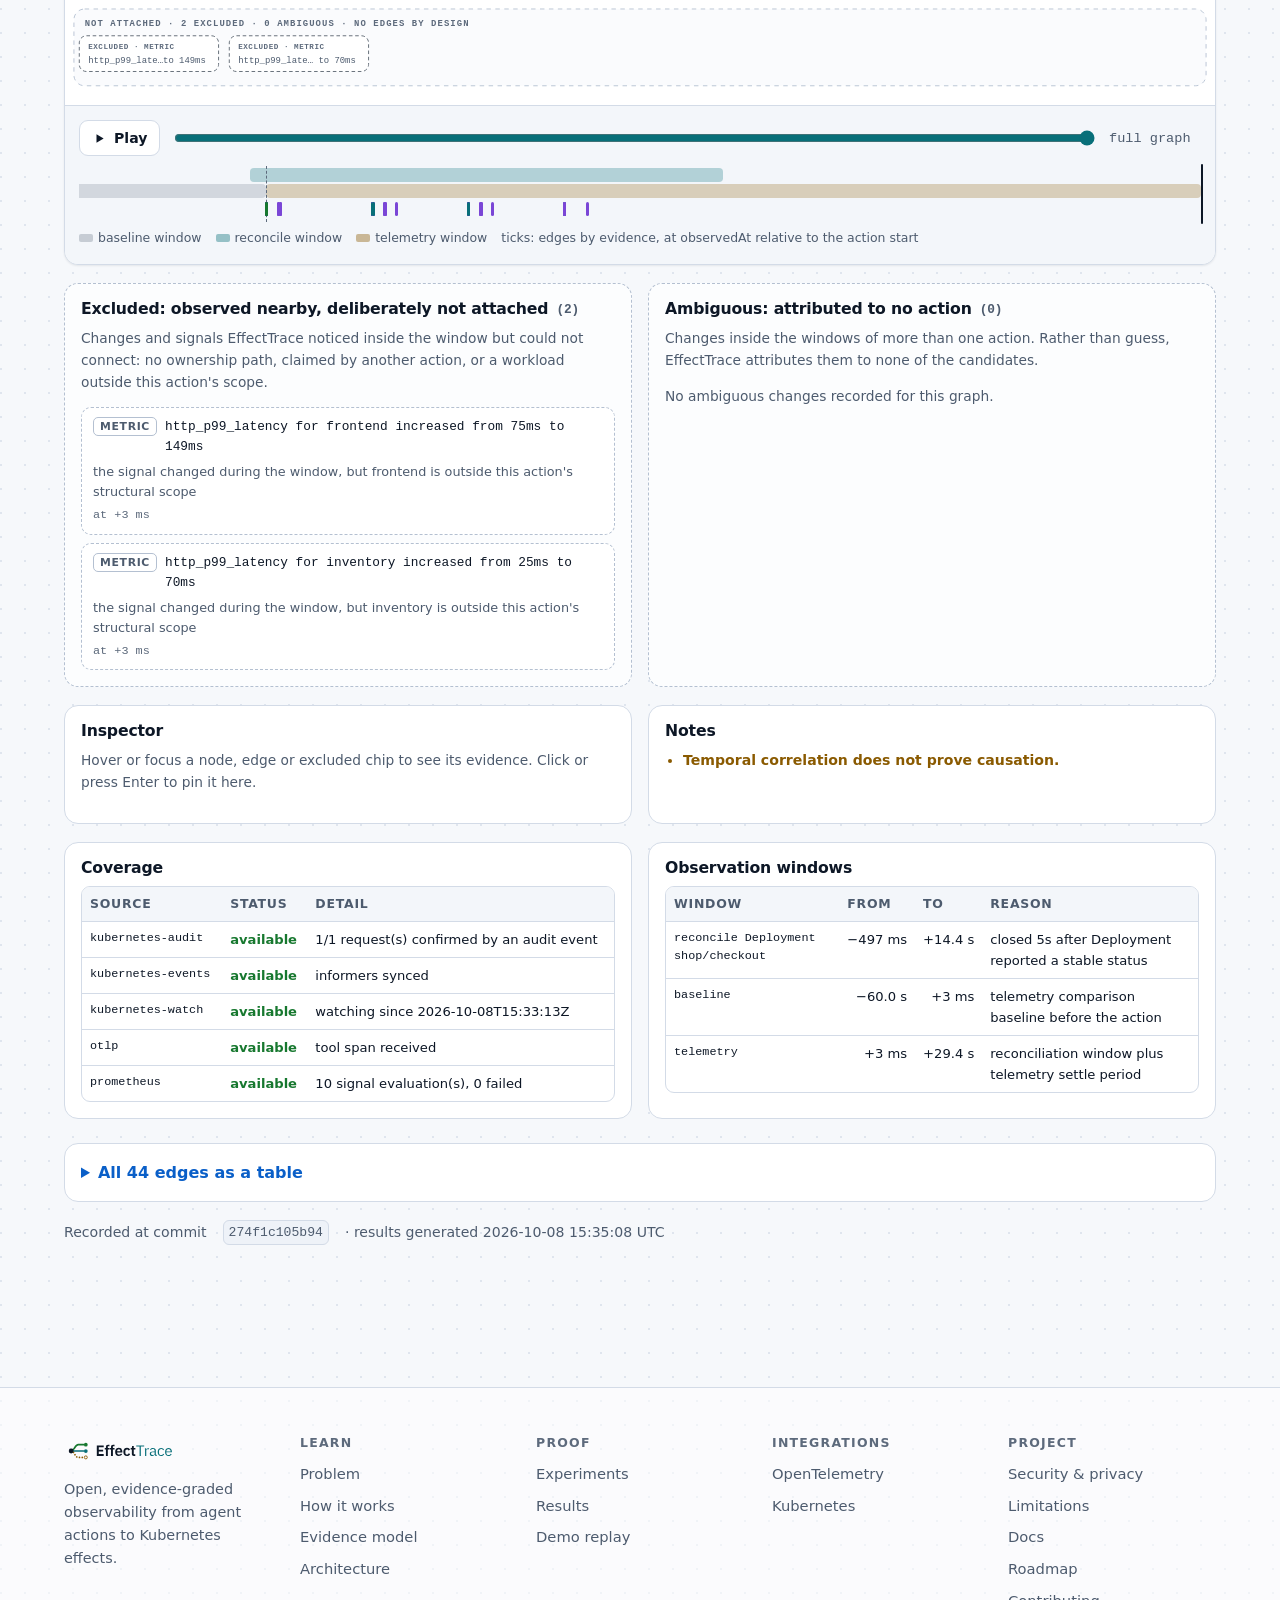
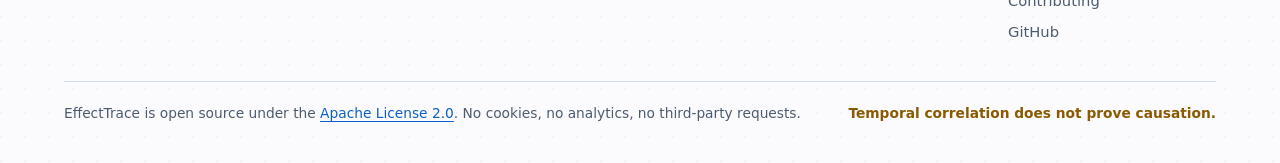
<file: replay.html>
<!doctype html>
<html lang="en">
<head>
<meta charset="utf-8">
<meta name="viewport" content="width=device-width, initial-scale=1">
<meta http-equiv="Content-Security-Policy" content="default-src 'self'; img-src 'self' data:; style-src 'self'; script-src 'self'; connect-src 'self'; font-src 'self'; object-src 'none'; base-uri 'none'; form-action 'none'">
<meta name="referrer" content="no-referrer">
<title>Demo replay · EffectTrace</title>
<meta name="description" content="Interactive replay of recorded EffectTrace effect graphs: evidence-graded edges, exclusions, ambiguities and coverage. Not connected to a live cluster.">
<meta name="color-scheme" content="dark light">
<meta name="theme-color" content="#0b0f17" media="(prefers-color-scheme: dark)">
<meta name="theme-color" content="#f6f8fb" media="(prefers-color-scheme: light)">
<link rel="icon" href="favicon.svg" type="image/svg+xml">
<meta property="og:type" content="website">
<meta property="og:site_name" content="EffectTrace">
<meta property="og:title" content="Demo replay · EffectTrace">
<meta property="og:description" content="Interactive replay of recorded EffectTrace effect graphs: evidence-graded edges, exclusions, ambiguities and coverage. Not connected to a live cluster.">
<meta property="og:url" content="https://effecttrace.github.io/replay.html">
<meta property="og:image" content="https://effecttrace.github.io/assets/social-preview.png">
<meta property="og:image:width" content="1280">
<meta property="og:image:height" content="640">
<meta property="og:image:alt" content="EffectTrace: Trace the effect, not just the call.">
<meta name="twitter:card" content="summary_large_image">
<meta name="twitter:title" content="Demo replay · EffectTrace">
<meta name="twitter:description" content="Interactive replay of recorded EffectTrace effect graphs: evidence-graded edges, exclusions, ambiguities and coverage. Not connected to a live cluster.">
<meta name="twitter:image" content="https://effecttrace.github.io/assets/social-preview.png">
<link rel="stylesheet" href="assets/css/site.css">
<script src="assets/js/theme-init.js"></script>
<script type="module" src="assets/js/site.js"></script>
<script type="module" src="assets/js/replay.js"></script>
</head>
<body>
<a class="skip-link" href="#main">Skip to content</a>
<header class="site-header">
<div class="container header-inner">
<a class="brand" href="index.html" aria-label="EffectTrace home">
<img class="theme-dark-only" src="assets/logo-dark.svg" alt="EffectTrace" width="128" height="34">
<img class="theme-light-only" src="assets/logo.svg" alt="EffectTrace" width="128" height="34">
</a>
<nav class="nav" id="site-nav" aria-label="Primary">
<ul class="nav-list">
<li class="nav-group"><button class="nav-trigger" type="button" aria-expanded="false" aria-controls="menu-learn">Learn <svg class="chev" viewBox="0 0 12 12" aria-hidden="true" focusable="false"><path fill="none" stroke="currentColor" stroke-width="1.6" stroke-linecap="round" stroke-linejoin="round" d="M3 4.5l3 3 3-3"/></svg></button><ul class="nav-menu" id="menu-learn"><li><a href="index.html#problem"><span class="m-title">Problem</span><span class="m-desc">Why the call is not the effect</span></a></li><li><a href="index.html#how-it-works"><span class="m-title">How it works</span><span class="m-desc">From tool call to effect graph</span></a></li><li><a href="index.html#evidence"><span class="m-title">Evidence model</span><span class="m-desc">Five evidence classes, weakest-link grades</span></a></li><li><a href="index.html#architecture"><span class="m-title">Architecture</span><span class="m-desc">One read-only, bounded, deterministic collector</span></a></li></ul></li><li class="nav-group"><button class="nav-trigger" type="button" aria-expanded="false" aria-controls="menu-proof" aria-current="true">Proof <svg class="chev" viewBox="0 0 12 12" aria-hidden="true" focusable="false"><path fill="none" stroke="currentColor" stroke-width="1.6" stroke-linecap="round" stroke-linejoin="round" d="M3 4.5l3 3 3-3"/></svg></button><ul class="nav-menu" id="menu-proof"><li><a href="experiments.html"><span class="m-title">Experiments</span><span class="m-desc">Every scenario, every check, every failure</span></a></li><li><a href="results.html"><span class="m-title">Results</span><span class="m-desc">Precision, recall and timings from test-results</span></a></li><li><a href="replay.html" aria-current="page"><span class="m-title">Demo replay</span><span class="m-desc">Explore recorded effect graphs in the browser</span></a></li></ul></li><li class="nav-group"><button class="nav-trigger" type="button" aria-expanded="false" aria-controls="menu-integrations">Integrations <svg class="chev" viewBox="0 0 12 12" aria-hidden="true" focusable="false"><path fill="none" stroke="currentColor" stroke-width="1.6" stroke-linecap="round" stroke-linejoin="round" d="M3 4.5l3 3 3-3"/></svg></button><ul class="nav-menu" id="menu-integrations"><li><a href="opentelemetry.html"><span class="m-title">OpenTelemetry</span><span class="m-desc">OTLP in, span links out, MCP trace context</span></a></li><li><a href="kubernetes.html"><span class="m-title">Kubernetes</span><span class="m-desc">Audit-ID, UIDs, ownerReferences, read-only watch</span></a></li></ul></li><li class="nav-group"><button class="nav-trigger" type="button" aria-expanded="false" aria-controls="menu-project">Project <svg class="chev" viewBox="0 0 12 12" aria-hidden="true" focusable="false"><path fill="none" stroke="currentColor" stroke-width="1.6" stroke-linecap="round" stroke-linejoin="round" d="M3 4.5l3 3 3-3"/></svg></button><ul class="nav-menu" id="menu-project"><li><a href="security.html"><span class="m-title">Security &amp; privacy</span><span class="m-desc">Metadata, not payloads</span></a></li><li><a href="limitations.html"><span class="m-title">Limitations</span><span class="m-desc">What EffectTrace cannot tell you</span></a></li><li><a href="project.html#docs"><span class="m-title">Docs</span><span class="m-desc">Reference documentation on GitHub</span></a></li><li><a href="project.html#roadmap"><span class="m-title">Roadmap</span><span class="m-desc">Planned work</span></a></li><li><a href="project.html#contributing"><span class="m-title">Contributing</span><span class="m-desc">Issues, pull requests, conduct</span></a></li></ul></li>
</ul>
</nav>
<div class="header-actions">
<a class="icon-btn" href="https://github.com/effecttrace/effecttrace" aria-label="EffectTrace on GitHub"><svg viewBox="0 0 16 16" aria-hidden="true" focusable="false"><path fill="currentColor" d="M8 0C3.58 0 0 3.58 0 8c0 3.54 2.29 6.53 5.47 7.59.4.07.55-.17.55-.38 0-.19-.01-.82-.01-1.49-2.01.37-2.53-.49-2.69-.94-.09-.23-.48-.94-.82-1.13-.28-.15-.68-.52-.01-.53.63-.01 1.08.58 1.23.82.72 1.21 1.87.87 2.33.66.07-.52.28-.87.51-1.07-1.78-.2-3.64-.89-3.64-3.95 0-.87.31-1.59.82-2.15-.08-.2-.36-1.02.08-2.12 0 0 .67-.21 2.2.82.64-.18 1.32-.27 2-.27.68 0 1.36.09 2 .27 1.53-1.04 2.2-.82 2.2-.82.44 1.1.16 1.92.08 2.12.51.56.82 1.27.82 2.15 0 3.07-1.87 3.75-3.65 3.95.29.25.54.73.54 1.48 0 1.07-.01 1.93-.01 2.2 0 .21.15.46.55.38A8.013 8.013 0 0016 8c0-4.42-3.58-8-8-8z"/></svg><span class="gh-label">GitHub</span></a>
<button class="icon-btn theme-toggle" type="button" aria-label="Toggle color theme"><svg class="i-sun" viewBox="0 0 24 24" aria-hidden="true" focusable="false"><circle cx="12" cy="12" r="4.2" fill="none" stroke="currentColor" stroke-width="2"/><path stroke="currentColor" stroke-width="2" stroke-linecap="round" d="M12 2.5v2.2M12 19.3v2.2M4.6 4.6l1.6 1.6M17.8 17.8l1.6 1.6M2.5 12h2.2M19.3 12h2.2M4.6 19.4l1.6-1.6M17.8 6.2l1.6-1.6"/></svg><svg class="i-moon" viewBox="0 0 24 24" aria-hidden="true" focusable="false"><path fill="none" stroke="currentColor" stroke-width="2" stroke-linejoin="round" d="M20.5 14.2A8.5 8.5 0 019.8 3.5a8.5 8.5 0 1010.7 10.7z"/></svg></button>
<button class="icon-btn menu-toggle" type="button" aria-expanded="false" aria-controls="site-nav" aria-label="Open menu"><svg viewBox="0 0 24 24" aria-hidden="true" focusable="false"><path stroke="currentColor" stroke-width="2" stroke-linecap="round" d="M4 7h16M4 12h16M4 17h16"/></svg></button>
</div>
</div>
</header>
<main id="main">

<section class="page-hero">
<div class="container">
<span class="kicker">Proof · Demo replay</span>
<h1 id="replay">Replay recorded effect graphs</h1>
<p class="lead">Pick a recorded experiment and step through how EffectTrace connected the action to each effect, what it attached only as a correlation, and what it deliberately left out.</p>
</div>
</section>
<section class="section" aria-label="Replay">
<div class="container">
<p class="replay-banner"><svg viewBox="0 0 20 20" aria-hidden="true" focusable="false"><circle cx="10" cy="10" r="8" fill="none" stroke="currentColor" stroke-width="1.8"/><path stroke="currentColor" stroke-width="2" stroke-linecap="round" d="M10 9v5M10 6.2v.1"/></svg><span><strong>Replay of recorded EffectTrace experiments — not connected to a live cluster.</strong> Graphs are loaded from <code>data/graphs/</code> as recorded by the experiment suite.</span></p>
<div class="replay-picker" id="replay-picker" role="group" aria-label="Choose a recorded replay"><span class="loading">Loading data/replays.json…</span></div>
<div id="replay-root" aria-live="polite"></div>
</div>
</section>
</main>
<footer class="site-footer">
<div class="container">
<div class="footer-grid">
<div class="footer-brand">
<img class="theme-dark-only" src="assets/logo-dark.svg" alt="EffectTrace" width="113" height="30" loading="lazy">
<img class="theme-light-only" src="assets/logo.svg" alt="EffectTrace" width="113" height="30" loading="lazy">
<p>Open, evidence-graded observability from agent actions to Kubernetes effects.</p>
</div>
<div class="footer-col"><h2>Learn</h2><ul>
<li><a href="index.html#problem">Problem</a></li>
<li><a href="index.html#how-it-works">How it works</a></li>
<li><a href="index.html#evidence">Evidence model</a></li>
<li><a href="index.html#architecture">Architecture</a></li>
</ul></div>
<div class="footer-col"><h2>Proof</h2><ul>
<li><a href="experiments.html">Experiments</a></li>
<li><a href="results.html">Results</a></li>
<li><a href="replay.html">Demo replay</a></li>
</ul></div>
<div class="footer-col"><h2>Integrations</h2><ul>
<li><a href="opentelemetry.html">OpenTelemetry</a></li>
<li><a href="kubernetes.html">Kubernetes</a></li>
</ul></div>
<div class="footer-col"><h2>Project</h2><ul>
<li><a href="security.html">Security &amp; privacy</a></li>
<li><a href="limitations.html">Limitations</a></li>
<li><a href="project.html#docs">Docs</a></li>
<li><a href="project.html#roadmap">Roadmap</a></li>
<li><a href="project.html#contributing">Contributing</a></li>
<li><a href="https://github.com/effecttrace/effecttrace">GitHub</a></li>
</ul></div>
</div>
<div class="footer-bottom">
<span>EffectTrace is open source under the <a href="https://github.com/effecttrace/effecttrace/blob/main/LICENSE">Apache License 2.0</a>. No cookies, no analytics, no third-party requests.</span>
<span class="causal">Temporal correlation does not prove causation.</span>
</div>
</div>
</footer>
</body>
</html>
</file>
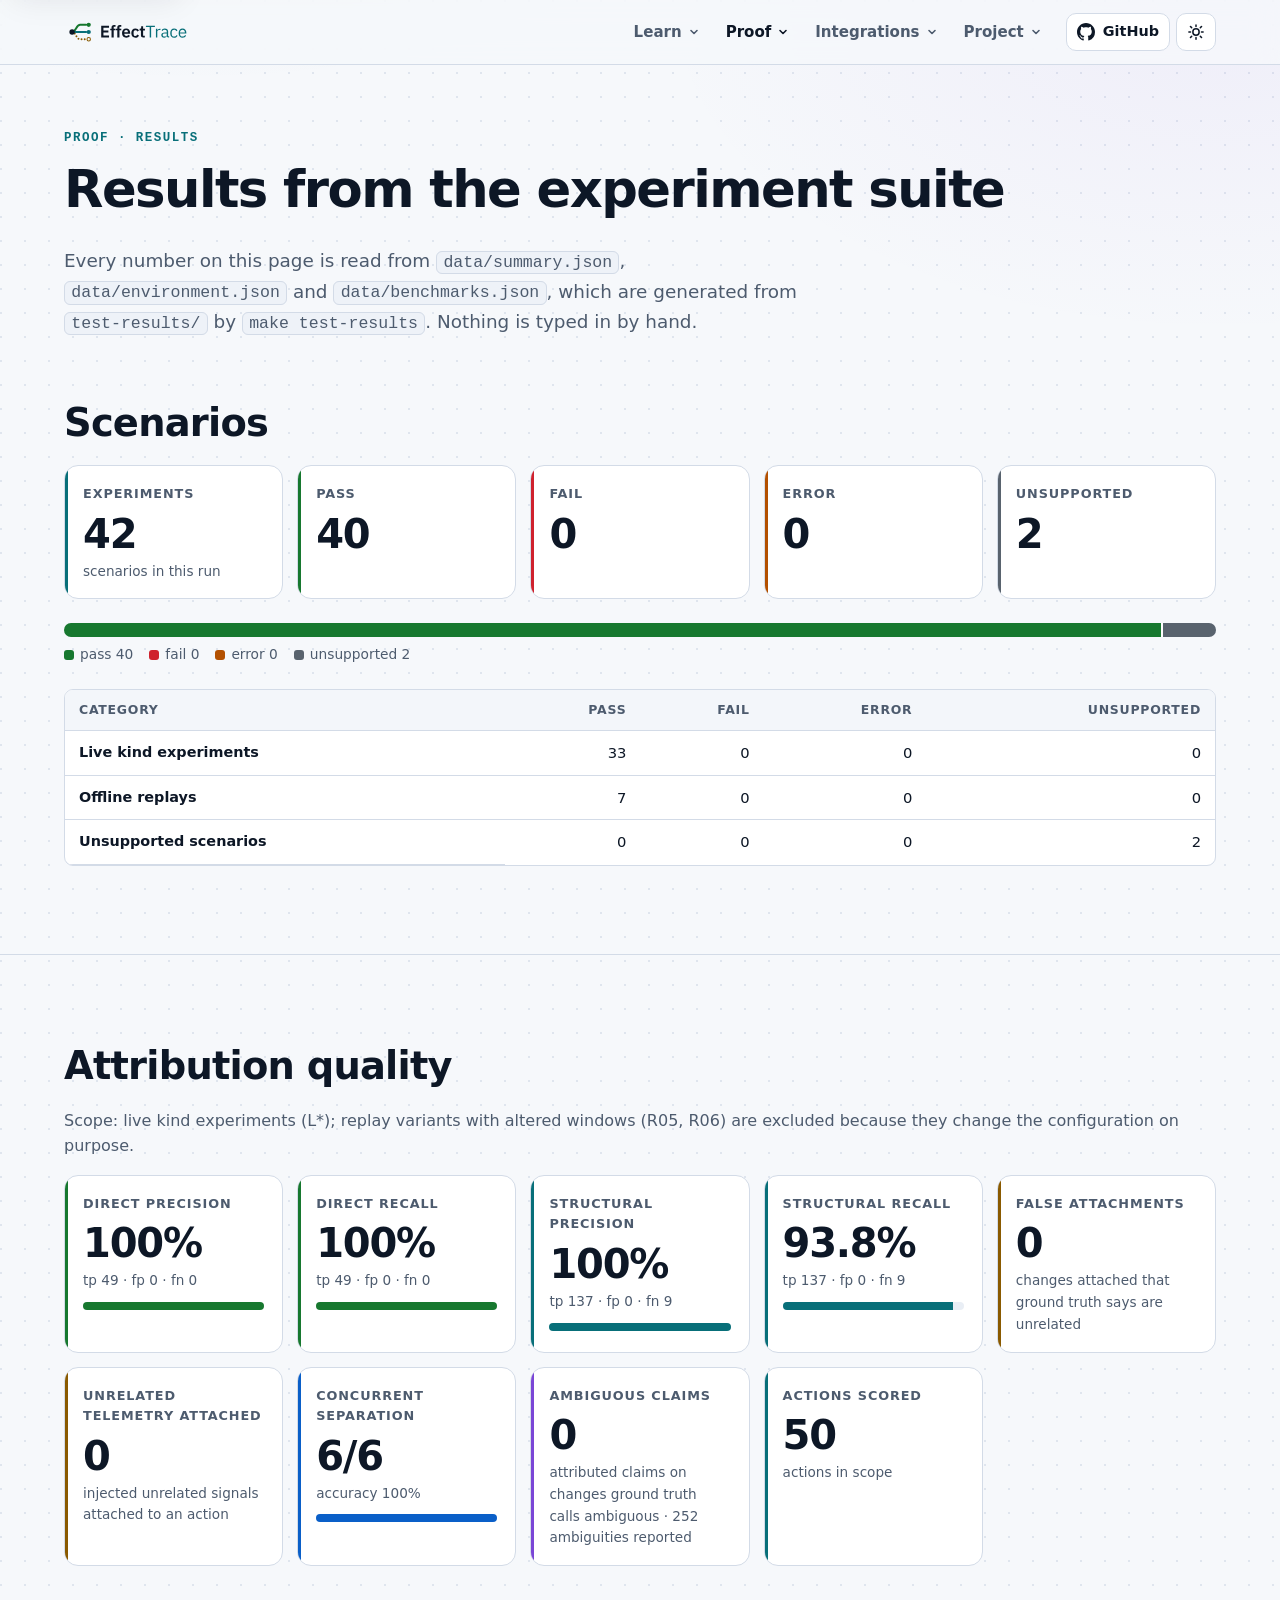
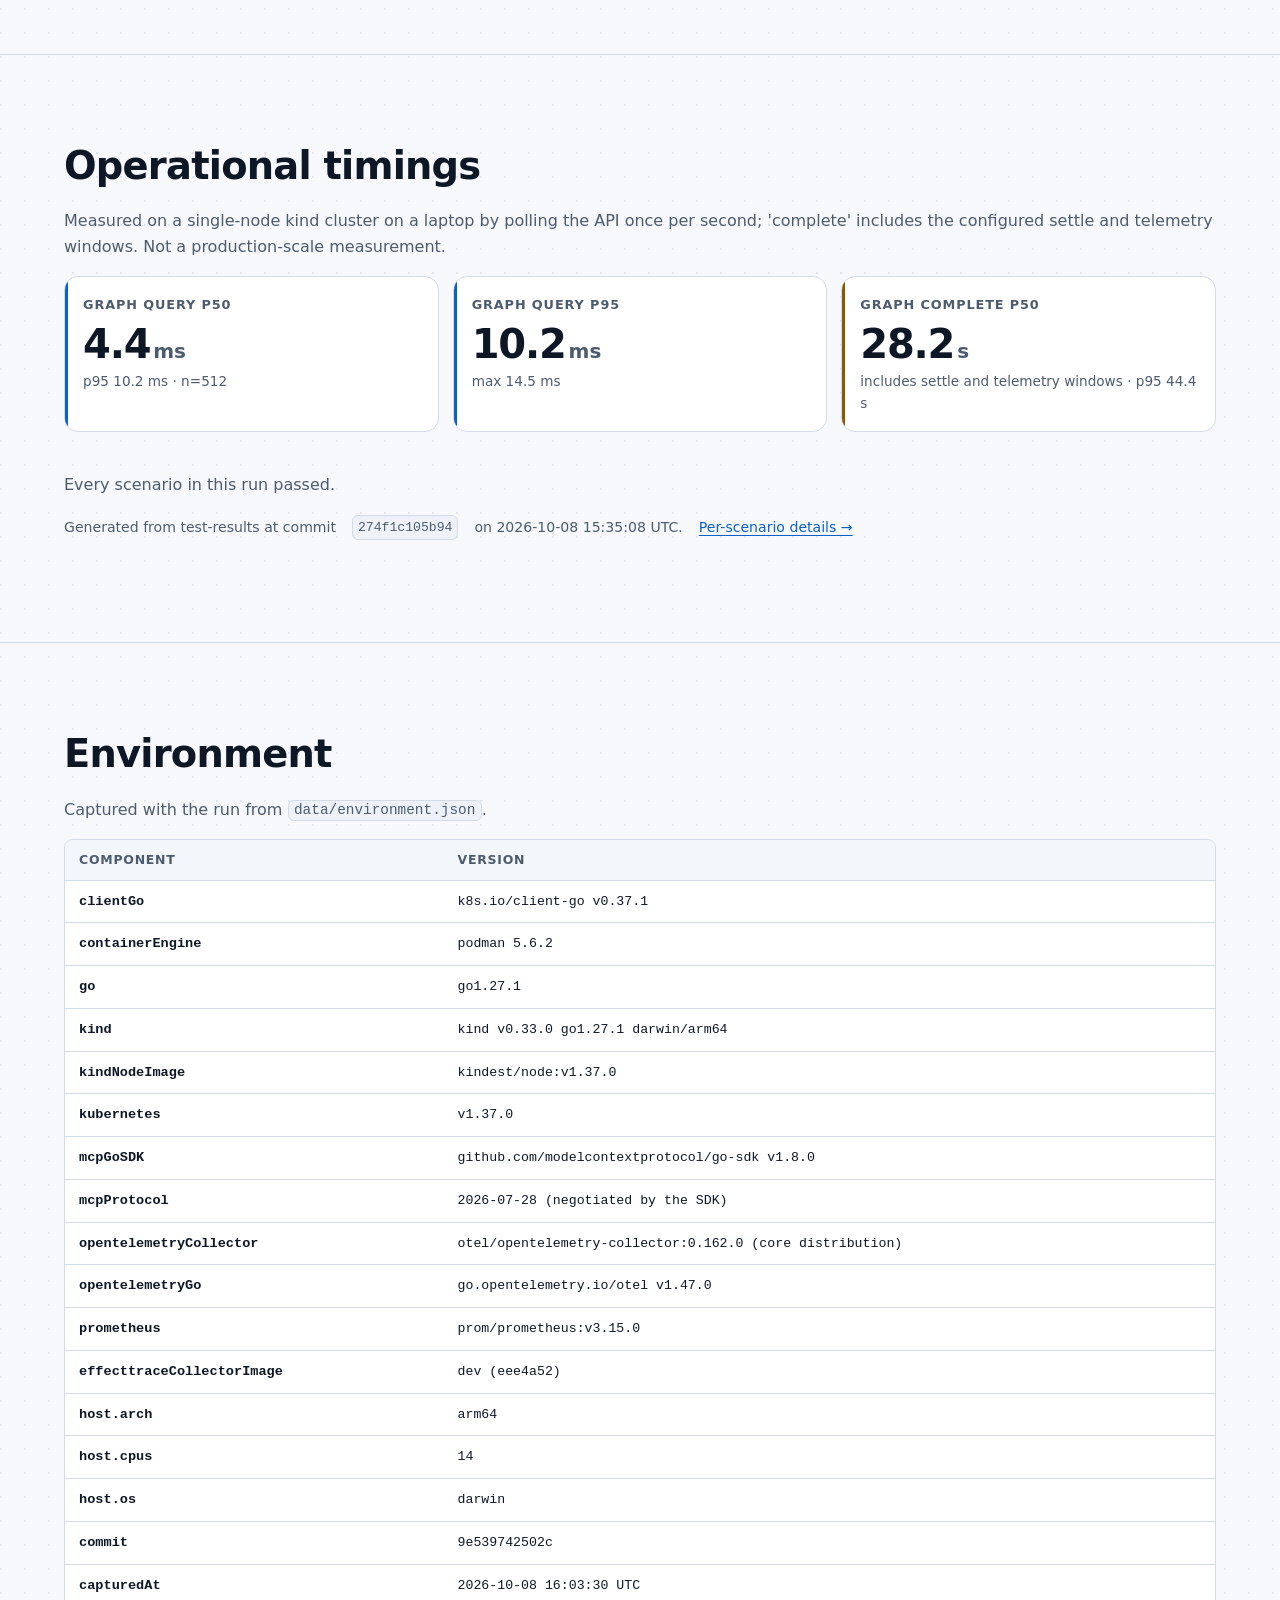
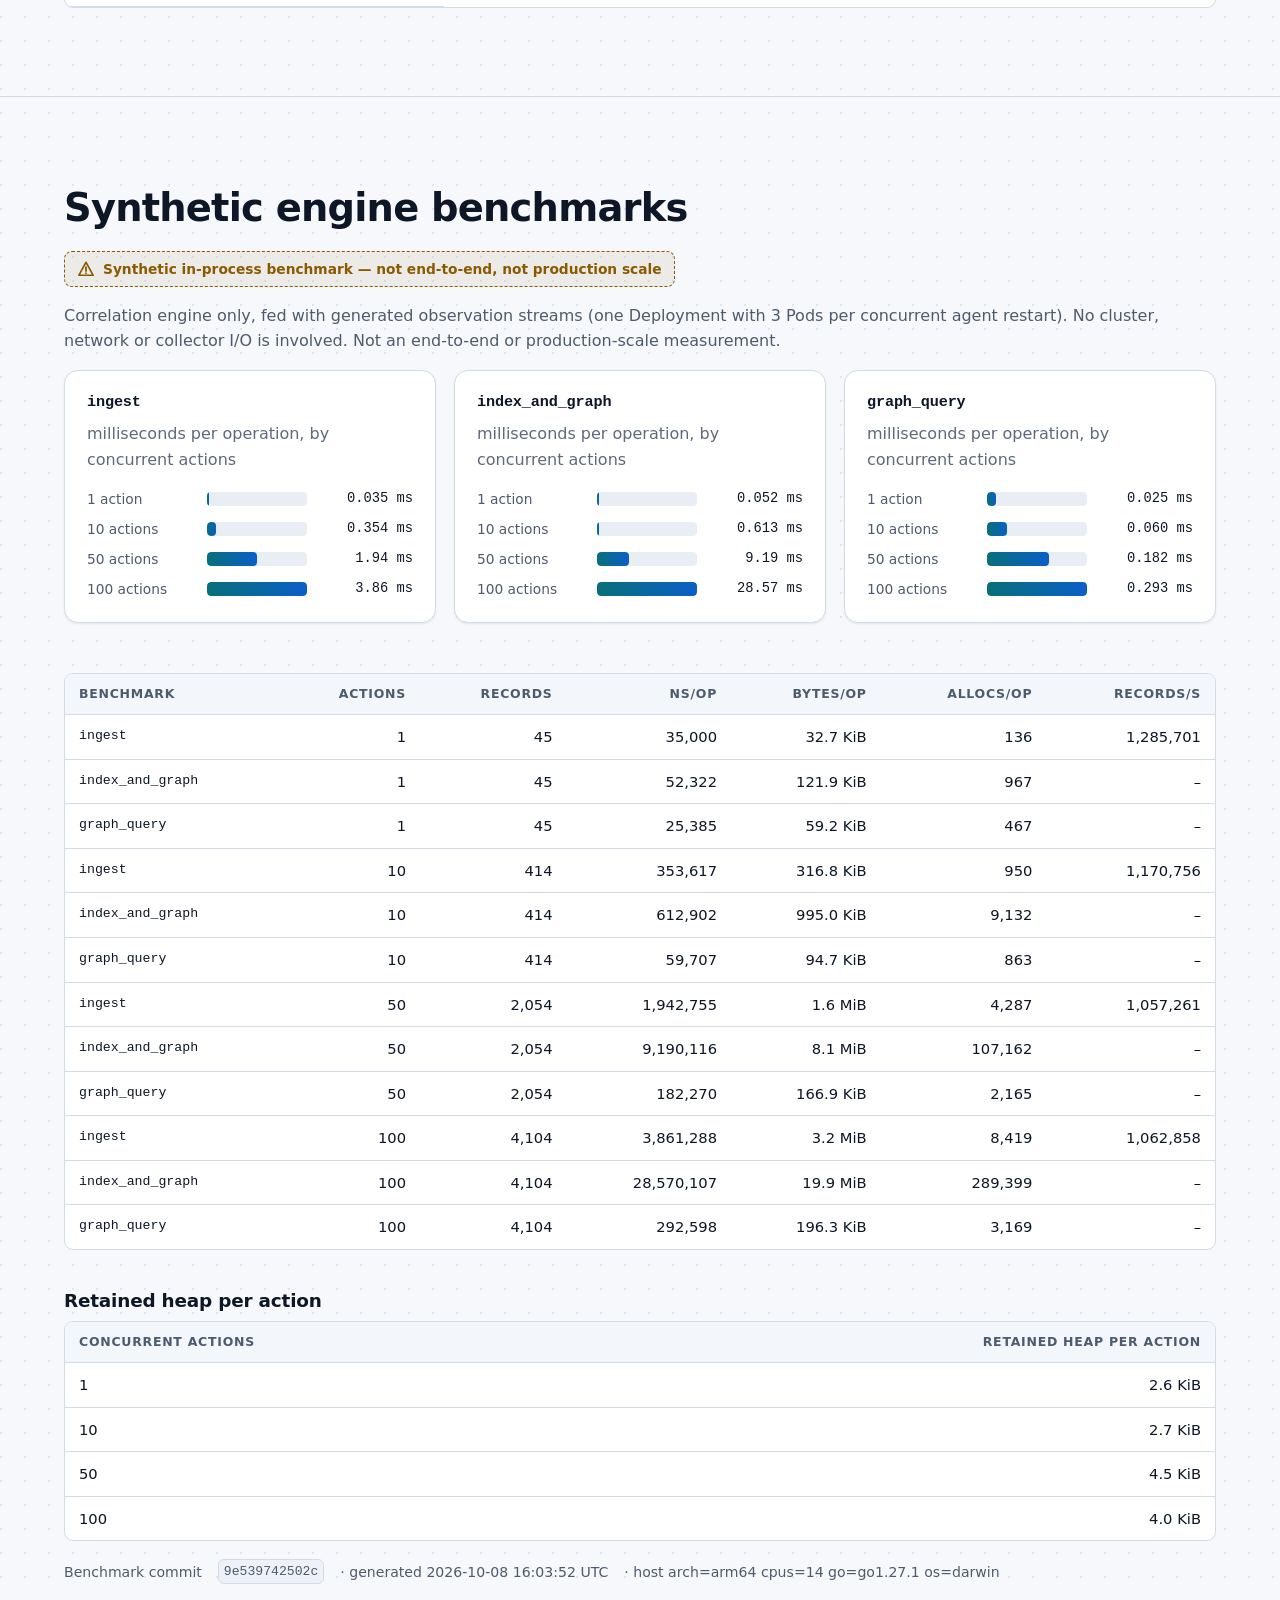
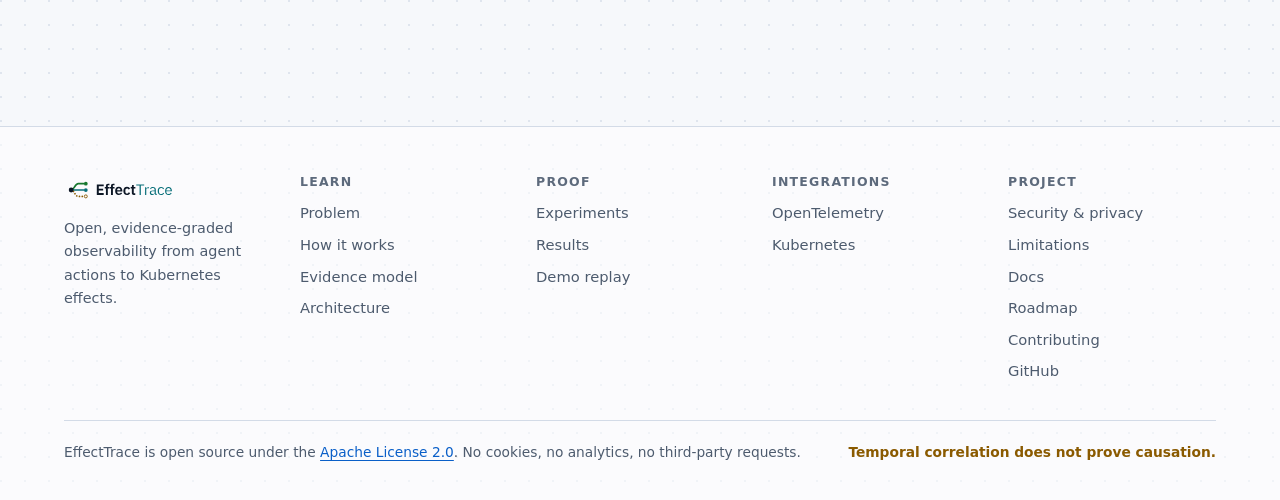
<file: results.html>
<!doctype html>
<html lang="en">
<head>
<meta charset="utf-8">
<meta name="viewport" content="width=device-width, initial-scale=1">
<meta http-equiv="Content-Security-Policy" content="default-src 'self'; img-src 'self' data:; style-src 'self'; script-src 'self'; connect-src 'self'; font-src 'self'; object-src 'none'; base-uri 'none'; form-action 'none'">
<meta name="referrer" content="no-referrer">
<title>Results · EffectTrace</title>
<meta name="description" content="EffectTrace experiment results: precision, recall, false attachments, concurrency separation and timings, generated from test-results.">
<meta name="color-scheme" content="dark light">
<meta name="theme-color" content="#0b0f17" media="(prefers-color-scheme: dark)">
<meta name="theme-color" content="#f6f8fb" media="(prefers-color-scheme: light)">
<link rel="icon" href="favicon.svg" type="image/svg+xml">
<meta property="og:type" content="website">
<meta property="og:site_name" content="EffectTrace">
<meta property="og:title" content="Results · EffectTrace">
<meta property="og:description" content="EffectTrace experiment results: precision, recall, false attachments, concurrency separation and timings, generated from test-results.">
<meta property="og:url" content="https://effecttrace.github.io/results.html">
<meta property="og:image" content="https://effecttrace.github.io/assets/social-preview.png">
<meta property="og:image:width" content="1280">
<meta property="og:image:height" content="640">
<meta property="og:image:alt" content="EffectTrace: Trace the effect, not just the call.">
<meta name="twitter:card" content="summary_large_image">
<meta name="twitter:title" content="Results · EffectTrace">
<meta name="twitter:description" content="EffectTrace experiment results: precision, recall, false attachments, concurrency separation and timings, generated from test-results.">
<meta name="twitter:image" content="https://effecttrace.github.io/assets/social-preview.png">
<link rel="stylesheet" href="assets/css/site.css">
<script src="assets/js/theme-init.js"></script>
<script type="module" src="assets/js/site.js"></script>
<script type="module" src="assets/js/results.js"></script>
</head>
<body>
<a class="skip-link" href="#main">Skip to content</a>
<header class="site-header">
<div class="container header-inner">
<a class="brand" href="index.html" aria-label="EffectTrace home">
<img class="theme-dark-only" src="assets/logo-dark.svg" alt="EffectTrace" width="128" height="34">
<img class="theme-light-only" src="assets/logo.svg" alt="EffectTrace" width="128" height="34">
</a>
<nav class="nav" id="site-nav" aria-label="Primary">
<ul class="nav-list">
<li class="nav-group"><button class="nav-trigger" type="button" aria-expanded="false" aria-controls="menu-learn">Learn <svg class="chev" viewBox="0 0 12 12" aria-hidden="true" focusable="false"><path fill="none" stroke="currentColor" stroke-width="1.6" stroke-linecap="round" stroke-linejoin="round" d="M3 4.5l3 3 3-3"/></svg></button><ul class="nav-menu" id="menu-learn"><li><a href="index.html#problem"><span class="m-title">Problem</span><span class="m-desc">Why the call is not the effect</span></a></li><li><a href="index.html#how-it-works"><span class="m-title">How it works</span><span class="m-desc">From tool call to effect graph</span></a></li><li><a href="index.html#evidence"><span class="m-title">Evidence model</span><span class="m-desc">Five evidence classes, weakest-link grades</span></a></li><li><a href="index.html#architecture"><span class="m-title">Architecture</span><span class="m-desc">One read-only, bounded, deterministic collector</span></a></li></ul></li><li class="nav-group"><button class="nav-trigger" type="button" aria-expanded="false" aria-controls="menu-proof" aria-current="true">Proof <svg class="chev" viewBox="0 0 12 12" aria-hidden="true" focusable="false"><path fill="none" stroke="currentColor" stroke-width="1.6" stroke-linecap="round" stroke-linejoin="round" d="M3 4.5l3 3 3-3"/></svg></button><ul class="nav-menu" id="menu-proof"><li><a href="experiments.html"><span class="m-title">Experiments</span><span class="m-desc">Every scenario, every check, every failure</span></a></li><li><a href="results.html" aria-current="page"><span class="m-title">Results</span><span class="m-desc">Precision, recall and timings from test-results</span></a></li><li><a href="replay.html"><span class="m-title">Demo replay</span><span class="m-desc">Explore recorded effect graphs in the browser</span></a></li></ul></li><li class="nav-group"><button class="nav-trigger" type="button" aria-expanded="false" aria-controls="menu-integrations">Integrations <svg class="chev" viewBox="0 0 12 12" aria-hidden="true" focusable="false"><path fill="none" stroke="currentColor" stroke-width="1.6" stroke-linecap="round" stroke-linejoin="round" d="M3 4.5l3 3 3-3"/></svg></button><ul class="nav-menu" id="menu-integrations"><li><a href="opentelemetry.html"><span class="m-title">OpenTelemetry</span><span class="m-desc">OTLP in, span links out, MCP trace context</span></a></li><li><a href="kubernetes.html"><span class="m-title">Kubernetes</span><span class="m-desc">Audit-ID, UIDs, ownerReferences, read-only watch</span></a></li></ul></li><li class="nav-group"><button class="nav-trigger" type="button" aria-expanded="false" aria-controls="menu-project">Project <svg class="chev" viewBox="0 0 12 12" aria-hidden="true" focusable="false"><path fill="none" stroke="currentColor" stroke-width="1.6" stroke-linecap="round" stroke-linejoin="round" d="M3 4.5l3 3 3-3"/></svg></button><ul class="nav-menu" id="menu-project"><li><a href="security.html"><span class="m-title">Security &amp; privacy</span><span class="m-desc">Metadata, not payloads</span></a></li><li><a href="limitations.html"><span class="m-title">Limitations</span><span class="m-desc">What EffectTrace cannot tell you</span></a></li><li><a href="project.html#docs"><span class="m-title">Docs</span><span class="m-desc">Reference documentation on GitHub</span></a></li><li><a href="project.html#roadmap"><span class="m-title">Roadmap</span><span class="m-desc">Planned work</span></a></li><li><a href="project.html#contributing"><span class="m-title">Contributing</span><span class="m-desc">Issues, pull requests, conduct</span></a></li></ul></li>
</ul>
</nav>
<div class="header-actions">
<a class="icon-btn" href="https://github.com/effecttrace/effecttrace" aria-label="EffectTrace on GitHub"><svg viewBox="0 0 16 16" aria-hidden="true" focusable="false"><path fill="currentColor" d="M8 0C3.58 0 0 3.58 0 8c0 3.54 2.29 6.53 5.47 7.59.4.07.55-.17.55-.38 0-.19-.01-.82-.01-1.49-2.01.37-2.53-.49-2.69-.94-.09-.23-.48-.94-.82-1.13-.28-.15-.68-.52-.01-.53.63-.01 1.08.58 1.23.82.72 1.21 1.87.87 2.33.66.07-.52.28-.87.51-1.07-1.78-.2-3.64-.89-3.64-3.95 0-.87.31-1.59.82-2.15-.08-.2-.36-1.02.08-2.12 0 0 .67-.21 2.2.82.64-.18 1.32-.27 2-.27.68 0 1.36.09 2 .27 1.53-1.04 2.2-.82 2.2-.82.44 1.1.16 1.92.08 2.12.51.56.82 1.27.82 2.15 0 3.07-1.87 3.75-3.65 3.95.29.25.54.73.54 1.48 0 1.07-.01 1.93-.01 2.2 0 .21.15.46.55.38A8.013 8.013 0 0016 8c0-4.42-3.58-8-8-8z"/></svg><span class="gh-label">GitHub</span></a>
<button class="icon-btn theme-toggle" type="button" aria-label="Toggle color theme"><svg class="i-sun" viewBox="0 0 24 24" aria-hidden="true" focusable="false"><circle cx="12" cy="12" r="4.2" fill="none" stroke="currentColor" stroke-width="2"/><path stroke="currentColor" stroke-width="2" stroke-linecap="round" d="M12 2.5v2.2M12 19.3v2.2M4.6 4.6l1.6 1.6M17.8 17.8l1.6 1.6M2.5 12h2.2M19.3 12h2.2M4.6 19.4l1.6-1.6M17.8 6.2l1.6-1.6"/></svg><svg class="i-moon" viewBox="0 0 24 24" aria-hidden="true" focusable="false"><path fill="none" stroke="currentColor" stroke-width="2" stroke-linejoin="round" d="M20.5 14.2A8.5 8.5 0 019.8 3.5a8.5 8.5 0 1010.7 10.7z"/></svg></button>
<button class="icon-btn menu-toggle" type="button" aria-expanded="false" aria-controls="site-nav" aria-label="Open menu"><svg viewBox="0 0 24 24" aria-hidden="true" focusable="false"><path stroke="currentColor" stroke-width="2" stroke-linecap="round" d="M4 7h16M4 12h16M4 17h16"/></svg></button>
</div>
</div>
</header>
<main id="main">

<section class="page-hero">
<div class="container">
<span class="kicker">Proof · Results</span>
<h1>Results from the experiment suite</h1>
<p class="lead">Every number on this page is read from <code>data/summary.json</code>, <code>data/environment.json</code> and <code>data/benchmarks.json</code>, which are generated from <code>test-results/</code> by <code>make test-results</code>. Nothing is typed in by hand.</p>
</div>
</section>
<section class="section" aria-labelledby="sc-title">
<div class="container">
<h2 id="sc-title">Scenarios</h2>
<div id="r-scenarios"><p class="loading">Loading data/summary.json…</p></div>
</div>
</section>
<section class="section" aria-labelledby="attr-title">
<div class="container">
<h2 id="attr-title">Attribution quality</h2>
<p class="muted" id="r-scope"></p>
<div id="r-attribution"></div>
</div>
</section>
<section class="section" aria-labelledby="op-title">
<div class="container">
<h2 id="op-title">Operational timings</h2>
<p class="muted" id="r-opnote"></p>
<div id="r-operational"></div>
<div id="r-failed" class="mt-lg"></div>
<p class="data-foot" id="r-foot"></p>
</div>
</section>
<section class="section" aria-labelledby="env-title">
<div class="container">
<h2 id="env-title">Environment</h2>
<p class="muted">Captured with the run from <code>data/environment.json</code>.</p>
<div id="r-env"><p class="loading">Loading data/environment.json…</p></div>
</div>
</section>
<section class="section" aria-labelledby="bench-title">
<div class="container">
<h2 id="bench-title">Synthetic engine benchmarks</h2>
<p><span class="synthetic-tag"><svg viewBox="0 0 20 20" aria-hidden="true" focusable="false"><path fill="none" stroke="currentColor" stroke-width="1.8" stroke-linejoin="round" d="M10 2.5l8 14.5H2z"/><path stroke="currentColor" stroke-width="2" stroke-linecap="round" d="M10 8v4.2M10 14.6v.1"/></svg>Synthetic in-process benchmark — not end-to-end, not production scale</span></p>
<p class="muted" id="b-desc"></p>
<div id="r-bench"><p class="loading">Loading data/benchmarks.json…</p></div>
</div>
</section>
</main>
<footer class="site-footer">
<div class="container">
<div class="footer-grid">
<div class="footer-brand">
<img class="theme-dark-only" src="assets/logo-dark.svg" alt="EffectTrace" width="113" height="30" loading="lazy">
<img class="theme-light-only" src="assets/logo.svg" alt="EffectTrace" width="113" height="30" loading="lazy">
<p>Open, evidence-graded observability from agent actions to Kubernetes effects.</p>
</div>
<div class="footer-col"><h2>Learn</h2><ul>
<li><a href="index.html#problem">Problem</a></li>
<li><a href="index.html#how-it-works">How it works</a></li>
<li><a href="index.html#evidence">Evidence model</a></li>
<li><a href="index.html#architecture">Architecture</a></li>
</ul></div>
<div class="footer-col"><h2>Proof</h2><ul>
<li><a href="experiments.html">Experiments</a></li>
<li><a href="results.html">Results</a></li>
<li><a href="replay.html">Demo replay</a></li>
</ul></div>
<div class="footer-col"><h2>Integrations</h2><ul>
<li><a href="opentelemetry.html">OpenTelemetry</a></li>
<li><a href="kubernetes.html">Kubernetes</a></li>
</ul></div>
<div class="footer-col"><h2>Project</h2><ul>
<li><a href="security.html">Security &amp; privacy</a></li>
<li><a href="limitations.html">Limitations</a></li>
<li><a href="project.html#docs">Docs</a></li>
<li><a href="project.html#roadmap">Roadmap</a></li>
<li><a href="project.html#contributing">Contributing</a></li>
<li><a href="https://github.com/effecttrace/effecttrace">GitHub</a></li>
</ul></div>
</div>
<div class="footer-bottom">
<span>EffectTrace is open source under the <a href="https://github.com/effecttrace/effecttrace/blob/main/LICENSE">Apache License 2.0</a>. No cookies, no analytics, no third-party requests.</span>
<span class="causal">Temporal correlation does not prove causation.</span>
</div>
</div>
</footer>
</body>
</html>
</file>
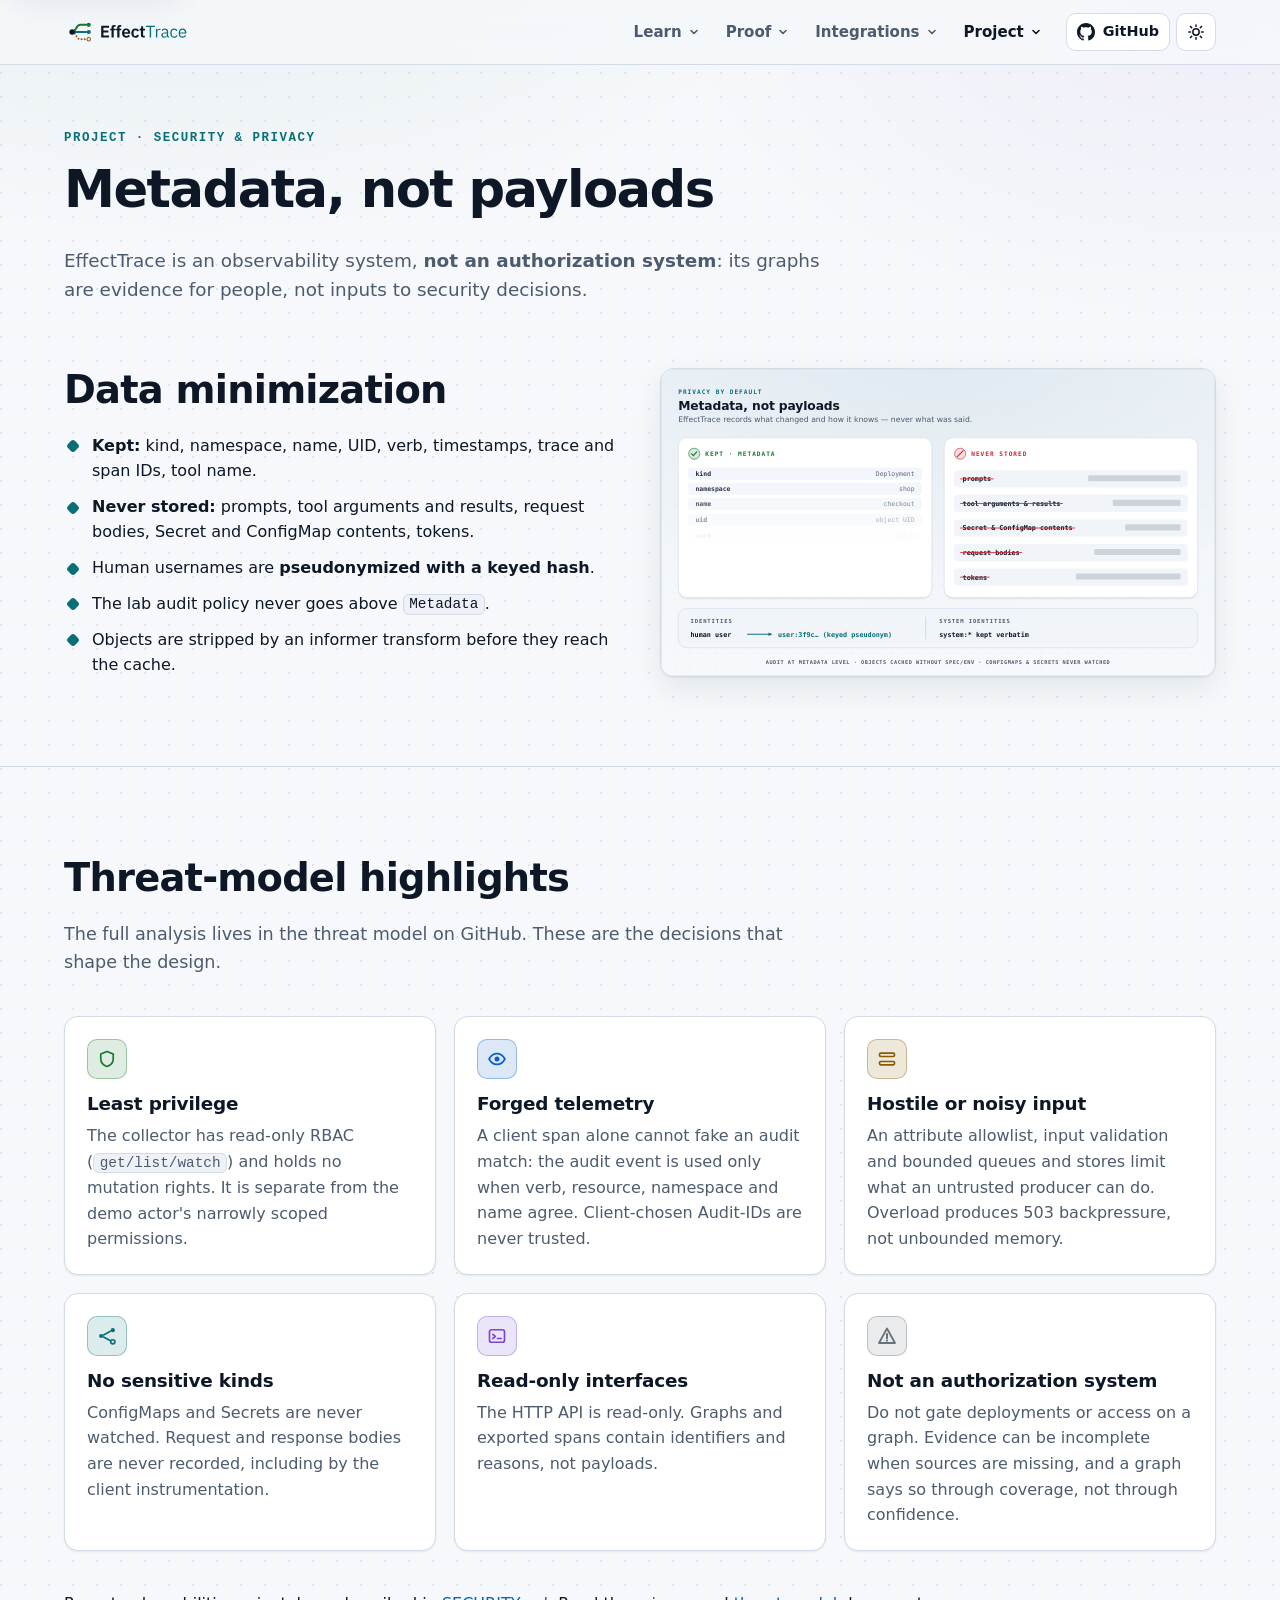
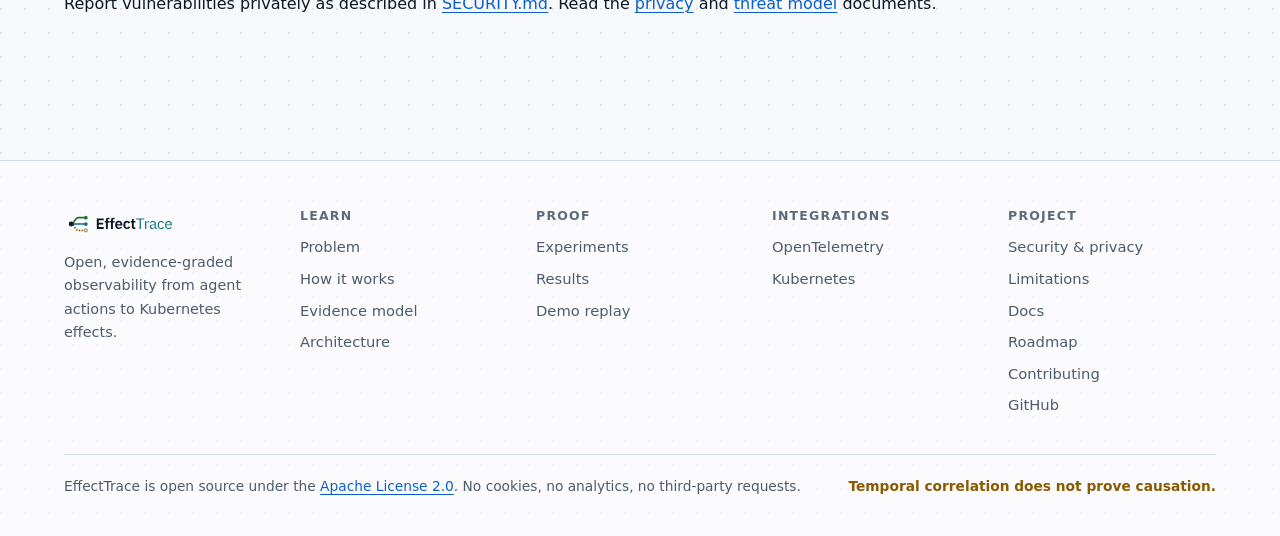
<file: security.html>
<!doctype html>
<html lang="en">
<head>
<meta charset="utf-8">
<meta name="viewport" content="width=device-width, initial-scale=1">
<meta http-equiv="Content-Security-Policy" content="default-src 'self'; img-src 'self' data:; style-src 'self'; script-src 'self'; connect-src 'self'; font-src 'self'; object-src 'none'; base-uri 'none'; form-action 'none'">
<meta name="referrer" content="no-referrer">
<title>Security &amp; privacy · EffectTrace</title>
<meta name="description" content="EffectTrace security and privacy: metadata not payloads, pseudonymized users, read-only RBAC, threat-model highlights. An observability system, not an authorization system.">
<meta name="color-scheme" content="dark light">
<meta name="theme-color" content="#0b0f17" media="(prefers-color-scheme: dark)">
<meta name="theme-color" content="#f6f8fb" media="(prefers-color-scheme: light)">
<link rel="icon" href="favicon.svg" type="image/svg+xml">
<meta property="og:type" content="website">
<meta property="og:site_name" content="EffectTrace">
<meta property="og:title" content="Security &amp; privacy · EffectTrace">
<meta property="og:description" content="EffectTrace security and privacy: metadata not payloads, pseudonymized users, read-only RBAC, threat-model highlights. An observability system, not an authorization system.">
<meta property="og:url" content="https://effecttrace.github.io/security.html">
<meta property="og:image" content="https://effecttrace.github.io/assets/social-preview.png">
<meta property="og:image:width" content="1280">
<meta property="og:image:height" content="640">
<meta property="og:image:alt" content="EffectTrace: Trace the effect, not just the call.">
<meta name="twitter:card" content="summary_large_image">
<meta name="twitter:title" content="Security &amp; privacy · EffectTrace">
<meta name="twitter:description" content="EffectTrace security and privacy: metadata not payloads, pseudonymized users, read-only RBAC, threat-model highlights. An observability system, not an authorization system.">
<meta name="twitter:image" content="https://effecttrace.github.io/assets/social-preview.png">
<link rel="stylesheet" href="assets/css/site.css">
<script src="assets/js/theme-init.js"></script>
<script type="module" src="assets/js/site.js"></script>

</head>
<body>
<a class="skip-link" href="#main">Skip to content</a>
<header class="site-header">
<div class="container header-inner">
<a class="brand" href="index.html" aria-label="EffectTrace home">
<img class="theme-dark-only" src="assets/logo-dark.svg" alt="EffectTrace" width="128" height="34">
<img class="theme-light-only" src="assets/logo.svg" alt="EffectTrace" width="128" height="34">
</a>
<nav class="nav" id="site-nav" aria-label="Primary">
<ul class="nav-list">
<li class="nav-group"><button class="nav-trigger" type="button" aria-expanded="false" aria-controls="menu-learn">Learn <svg class="chev" viewBox="0 0 12 12" aria-hidden="true" focusable="false"><path fill="none" stroke="currentColor" stroke-width="1.6" stroke-linecap="round" stroke-linejoin="round" d="M3 4.5l3 3 3-3"/></svg></button><ul class="nav-menu" id="menu-learn"><li><a href="index.html#problem"><span class="m-title">Problem</span><span class="m-desc">Why the call is not the effect</span></a></li><li><a href="index.html#how-it-works"><span class="m-title">How it works</span><span class="m-desc">From tool call to effect graph</span></a></li><li><a href="index.html#evidence"><span class="m-title">Evidence model</span><span class="m-desc">Five evidence classes, weakest-link grades</span></a></li><li><a href="index.html#architecture"><span class="m-title">Architecture</span><span class="m-desc">One read-only, bounded, deterministic collector</span></a></li></ul></li><li class="nav-group"><button class="nav-trigger" type="button" aria-expanded="false" aria-controls="menu-proof">Proof <svg class="chev" viewBox="0 0 12 12" aria-hidden="true" focusable="false"><path fill="none" stroke="currentColor" stroke-width="1.6" stroke-linecap="round" stroke-linejoin="round" d="M3 4.5l3 3 3-3"/></svg></button><ul class="nav-menu" id="menu-proof"><li><a href="experiments.html"><span class="m-title">Experiments</span><span class="m-desc">Every scenario, every check, every failure</span></a></li><li><a href="results.html"><span class="m-title">Results</span><span class="m-desc">Precision, recall and timings from test-results</span></a></li><li><a href="replay.html"><span class="m-title">Demo replay</span><span class="m-desc">Explore recorded effect graphs in the browser</span></a></li></ul></li><li class="nav-group"><button class="nav-trigger" type="button" aria-expanded="false" aria-controls="menu-integrations">Integrations <svg class="chev" viewBox="0 0 12 12" aria-hidden="true" focusable="false"><path fill="none" stroke="currentColor" stroke-width="1.6" stroke-linecap="round" stroke-linejoin="round" d="M3 4.5l3 3 3-3"/></svg></button><ul class="nav-menu" id="menu-integrations"><li><a href="opentelemetry.html"><span class="m-title">OpenTelemetry</span><span class="m-desc">OTLP in, span links out, MCP trace context</span></a></li><li><a href="kubernetes.html"><span class="m-title">Kubernetes</span><span class="m-desc">Audit-ID, UIDs, ownerReferences, read-only watch</span></a></li></ul></li><li class="nav-group"><button class="nav-trigger" type="button" aria-expanded="false" aria-controls="menu-project" aria-current="true">Project <svg class="chev" viewBox="0 0 12 12" aria-hidden="true" focusable="false"><path fill="none" stroke="currentColor" stroke-width="1.6" stroke-linecap="round" stroke-linejoin="round" d="M3 4.5l3 3 3-3"/></svg></button><ul class="nav-menu" id="menu-project"><li><a href="security.html" aria-current="page"><span class="m-title">Security &amp; privacy</span><span class="m-desc">Metadata, not payloads</span></a></li><li><a href="limitations.html"><span class="m-title">Limitations</span><span class="m-desc">What EffectTrace cannot tell you</span></a></li><li><a href="project.html#docs"><span class="m-title">Docs</span><span class="m-desc">Reference documentation on GitHub</span></a></li><li><a href="project.html#roadmap"><span class="m-title">Roadmap</span><span class="m-desc">Planned work</span></a></li><li><a href="project.html#contributing"><span class="m-title">Contributing</span><span class="m-desc">Issues, pull requests, conduct</span></a></li></ul></li>
</ul>
</nav>
<div class="header-actions">
<a class="icon-btn" href="https://github.com/effecttrace/effecttrace" aria-label="EffectTrace on GitHub"><svg viewBox="0 0 16 16" aria-hidden="true" focusable="false"><path fill="currentColor" d="M8 0C3.58 0 0 3.58 0 8c0 3.54 2.29 6.53 5.47 7.59.4.07.55-.17.55-.38 0-.19-.01-.82-.01-1.49-2.01.37-2.53-.49-2.69-.94-.09-.23-.48-.94-.82-1.13-.28-.15-.68-.52-.01-.53.63-.01 1.08.58 1.23.82.72 1.21 1.87.87 2.33.66.07-.52.28-.87.51-1.07-1.78-.2-3.64-.89-3.64-3.95 0-.87.31-1.59.82-2.15-.08-.2-.36-1.02.08-2.12 0 0 .67-.21 2.2.82.64-.18 1.32-.27 2-.27.68 0 1.36.09 2 .27 1.53-1.04 2.2-.82 2.2-.82.44 1.1.16 1.92.08 2.12.51.56.82 1.27.82 2.15 0 3.07-1.87 3.75-3.65 3.95.29.25.54.73.54 1.48 0 1.07-.01 1.93-.01 2.2 0 .21.15.46.55.38A8.013 8.013 0 0016 8c0-4.42-3.58-8-8-8z"/></svg><span class="gh-label">GitHub</span></a>
<button class="icon-btn theme-toggle" type="button" aria-label="Toggle color theme"><svg class="i-sun" viewBox="0 0 24 24" aria-hidden="true" focusable="false"><circle cx="12" cy="12" r="4.2" fill="none" stroke="currentColor" stroke-width="2"/><path stroke="currentColor" stroke-width="2" stroke-linecap="round" d="M12 2.5v2.2M12 19.3v2.2M4.6 4.6l1.6 1.6M17.8 17.8l1.6 1.6M2.5 12h2.2M19.3 12h2.2M4.6 19.4l1.6-1.6M17.8 6.2l1.6-1.6"/></svg><svg class="i-moon" viewBox="0 0 24 24" aria-hidden="true" focusable="false"><path fill="none" stroke="currentColor" stroke-width="2" stroke-linejoin="round" d="M20.5 14.2A8.5 8.5 0 019.8 3.5a8.5 8.5 0 1010.7 10.7z"/></svg></button>
<button class="icon-btn menu-toggle" type="button" aria-expanded="false" aria-controls="site-nav" aria-label="Open menu"><svg viewBox="0 0 24 24" aria-hidden="true" focusable="false"><path stroke="currentColor" stroke-width="2" stroke-linecap="round" d="M4 7h16M4 12h16M4 17h16"/></svg></button>
</div>
</div>
</header>
<main id="main">

<section class="page-hero">
<div class="container">
<span class="kicker">Project · Security &amp; privacy</span>
<h1>Metadata, not payloads</h1>
<p class="lead">EffectTrace is an observability system, <strong>not an authorization system</strong>: its graphs are evidence for people, not inputs to security decisions.</p>
</div>
</section>
<section class="section" aria-labelledby="min-title">
<div class="container two-col">
<div>
<h2 id="min-title">Data minimization</h2>
<ul class="list-check">
<li><strong>Kept:</strong> kind, namespace, name, UID, verb, timestamps, trace and span IDs, tool name.</li>
<li><strong>Never stored:</strong> prompts, tool arguments and results, request bodies, Secret and ConfigMap contents, tokens.</li>
<li>Human usernames are <strong>pseudonymized with a keyed hash</strong>.</li>
<li>The lab audit policy never goes above <code>Metadata</code>.</li>
<li>Objects are stripped by an informer transform before they reach the cache.</li>
</ul>
</div>
<div><figure class="art-frame"><picture><source data-theme-src="dark" media="(prefers-color-scheme: dark)" srcset="assets/art/privacy-dark.svg"><source data-theme-src="light" media="(prefers-color-scheme: light)" srcset="assets/art/privacy-light.svg"><img src="assets/art/privacy-light.svg" alt="Kept: kind, namespace, name, UID, verb, timestamps, trace and span IDs, tool name. Never stored: prompts, tool arguments and results, Secret and ConfigMap contents, request bodies, tokens. Human users are pseudonymized." loading="lazy" decoding="async" width="900"></picture></figure></div>
</div>
</section>
<section class="section" aria-labelledby="tm-title">
<div class="container">
<div class="section-head">
<h2 id="tm-title">Threat-model highlights</h2>
<p>The full analysis lives in the threat model on GitHub. These are the decisions that shape the design.</p>
</div>
<div class="grid grid-3">
<div class="card"><div class="card-icon c-direct"><svg viewBox="0 0 24 24" aria-hidden="true" focusable="false"><path fill="none" stroke="currentColor" stroke-width="2" stroke-linejoin="round" d="M12 3l7.5 3v5.5c0 4.5-3.2 8.3-7.5 9.5-4.3-1.2-7.5-5-7.5-9.5V6z"/></svg></div><h3>Least privilege</h3><p class="muted">The collector has read-only RBAC (<code>get/list/watch</code>) and holds no mutation rights. It is separate from the demo actor's narrowly scoped permissions.</p></div>
<div class="card"><div class="card-icon c-trace"><svg viewBox="0 0 24 24" aria-hidden="true" focusable="false"><path fill="none" stroke="currentColor" stroke-width="2" d="M2.5 12S6 5.5 12 5.5 21.5 12 21.5 12 18 18.5 12 18.5 2.5 12 2.5 12z"/><circle cx="12" cy="12" r="3" fill="currentColor"/></svg></div><h3>Forged telemetry</h3><p class="muted">A client span alone cannot fake an audit match: the audit event is used only when verb, resource, namespace and name agree. Client-chosen Audit-IDs are never trusted.</p></div>
<div class="card"><div class="card-icon c-temporal"><svg viewBox="0 0 24 24" aria-hidden="true" focusable="false"><rect x="3" y="5" width="18" height="4" rx="1.5" fill="none" stroke="currentColor" stroke-width="2"/><rect x="3" y="15" width="18" height="4" rx="1.5" fill="none" stroke="currentColor" stroke-width="2"/></svg></div><h3>Hostile or noisy input</h3><p class="muted">An attribute allowlist, input validation and bounded queues and stores limit what an untrusted producer can do. Overload produces 503 backpressure, not unbounded memory.</p></div>
<div class="card"><div class="card-icon c-struct"><svg viewBox="0 0 24 24" aria-hidden="true" focusable="false"><circle cx="5" cy="12" r="2.5" fill="currentColor"/><circle cx="19" cy="5" r="2.5" fill="currentColor"/><circle cx="19" cy="19" r="2.5" fill="none" stroke="currentColor" stroke-width="2"/><path fill="none" stroke="currentColor" stroke-width="2" d="M7.3 11l9.4-5M7.3 13l9.4 5" stroke-dasharray="0"/></svg></div><h3>No sensitive kinds</h3><p class="muted">ConfigMaps and Secrets are never watched. Request and response bodies are never recorded, including by the client instrumentation.</p></div>
<div class="card"><div class="card-icon c-event"><svg viewBox="0 0 24 24" aria-hidden="true" focusable="false"><rect x="3" y="4.5" width="18" height="15" rx="2.5" fill="none" stroke="currentColor" stroke-width="2"/><path fill="none" stroke="currentColor" stroke-width="2" stroke-linecap="round" stroke-linejoin="round" d="M7 10l3 2.5L7 15M12.5 15H17"/></svg></div><h3>Read-only interfaces</h3><p class="muted">The HTTP API is read-only. Graphs and exported spans contain identifiers and reasons, not payloads.</p></div>
<div class="card"><div class="card-icon c-excluded"><svg viewBox="0 0 20 20" aria-hidden="true" focusable="false"><path fill="none" stroke="currentColor" stroke-width="1.8" stroke-linejoin="round" d="M10 2.5l8 14.5H2z"/><path stroke="currentColor" stroke-width="2" stroke-linecap="round" d="M10 8v4.2M10 14.6v.1"/></svg></div><h3>Not an authorization system</h3><p class="muted">Do not gate deployments or access on a graph. Evidence can be incomplete when sources are missing, and a graph says so through coverage, not through confidence.</p></div>
</div>
<p class="mt-lg">Report vulnerabilities privately as described in <a href="https://github.com/effecttrace/effecttrace/blob/main/SECURITY.md">SECURITY.md</a>. Read the <a href="https://github.com/effecttrace/effecttrace/blob/main/docs/privacy.md">privacy</a> and <a href="https://github.com/effecttrace/effecttrace/blob/main/docs/threat-model.md">threat model</a> documents.</p>
</div>
</section>
</main>
<footer class="site-footer">
<div class="container">
<div class="footer-grid">
<div class="footer-brand">
<img class="theme-dark-only" src="assets/logo-dark.svg" alt="EffectTrace" width="113" height="30" loading="lazy">
<img class="theme-light-only" src="assets/logo.svg" alt="EffectTrace" width="113" height="30" loading="lazy">
<p>Open, evidence-graded observability from agent actions to Kubernetes effects.</p>
</div>
<div class="footer-col"><h2>Learn</h2><ul>
<li><a href="index.html#problem">Problem</a></li>
<li><a href="index.html#how-it-works">How it works</a></li>
<li><a href="index.html#evidence">Evidence model</a></li>
<li><a href="index.html#architecture">Architecture</a></li>
</ul></div>
<div class="footer-col"><h2>Proof</h2><ul>
<li><a href="experiments.html">Experiments</a></li>
<li><a href="results.html">Results</a></li>
<li><a href="replay.html">Demo replay</a></li>
</ul></div>
<div class="footer-col"><h2>Integrations</h2><ul>
<li><a href="opentelemetry.html">OpenTelemetry</a></li>
<li><a href="kubernetes.html">Kubernetes</a></li>
</ul></div>
<div class="footer-col"><h2>Project</h2><ul>
<li><a href="security.html">Security &amp; privacy</a></li>
<li><a href="limitations.html">Limitations</a></li>
<li><a href="project.html#docs">Docs</a></li>
<li><a href="project.html#roadmap">Roadmap</a></li>
<li><a href="project.html#contributing">Contributing</a></li>
<li><a href="https://github.com/effecttrace/effecttrace">GitHub</a></li>
</ul></div>
</div>
<div class="footer-bottom">
<span>EffectTrace is open source under the <a href="https://github.com/effecttrace/effecttrace/blob/main/LICENSE">Apache License 2.0</a>. No cookies, no analytics, no third-party requests.</span>
<span class="causal">Temporal correlation does not prove causation.</span>
</div>
</div>
</footer>
</body>
</html>
</file>
<file: assets/css/site.css>
/* EffectTrace website. Plain CSS, no external resources.
   Dark-first; light theme via [data-theme="light"] or prefers-color-scheme. */

:root {
  color-scheme: dark;
  --font-sans: ui-sans-serif, system-ui, -apple-system, "Segoe UI", Roboto, sans-serif;
  --font-mono: ui-monospace, SFMono-Regular, Menlo, Consolas, monospace;

  --bg: #0b0f17;
  --bg-glow: rgba(57, 197, 207, 0.10);
  --bg-glow-2: rgba(163, 113, 247, 0.08);
  --grid-dot: #182233;
  --surface: #111823;
  --surface-2: #161f2d;
  --surface-3: #1c2737;
  --border: #233046;
  --border-strong: #33435d;
  --text: #e6edf3;
  --text-muted: #a3b0c2;
  --text-faint: #8090a6;
  --link: #79c0ff;
  --header-bg: rgba(11, 15, 23, 0.78);
  --shadow: 0 1px 2px rgba(0, 0, 0, .4), 0 12px 40px rgba(0, 0, 0, .35);
  --shadow-sm: 0 1px 2px rgba(0, 0, 0, .35);
  --code-bg: #0d1420;
  --focus: #79c0ff;

  --ev-direct: #3fb950;
  --ev-trace: #58a6ff;
  --ev-struct: #39c5cf;
  --ev-event: #a371f7;
  --ev-temporal: #d29922;
  --ev-inferred: #6e7681;
  --ev-excluded: #7d8590;

  --st-pass: #3fb950;
  --st-fail: #f85149;
  --st-error: #f0883e;
  --st-unsupported: #9198a1;

  --grad-1: #3fb950;
  --grad-2: #39c5cf;
  --grad-3: #58a6ff;
  --grad-4: #a371f7;

  --radius: 14px;
  --radius-sm: 9px;
  --header-h: 64px;
}

:root[data-theme="light"] {
  color-scheme: light;
  --bg: #f6f8fb;
  --bg-glow: rgba(8, 111, 121, 0.08);
  --bg-glow-2: rgba(122, 70, 214, 0.06);
  --grid-dot: #dfe5ee;
  --surface: #ffffff;
  --surface-2: #f3f6fa;
  --surface-3: #e9eef5;
  --border: #d3dbe7;
  --border-strong: #b4c0d1;
  --text: #0d1726;
  --text-muted: #4d5b6e;
  --text-faint: #5d6a7c;
  --link: #0a5fc8;
  --header-bg: rgba(246, 248, 251, 0.82);
  --shadow: 0 1px 2px rgba(13, 23, 38, .06), 0 12px 32px rgba(13, 23, 38, .08);
  --shadow-sm: 0 1px 2px rgba(13, 23, 38, .08);
  --code-bg: #eef2f8;
  --focus: #0a5fc8;

  --ev-direct: #17782f;
  --ev-trace: #0a5fc8;
  --ev-struct: #086f79;
  --ev-event: #7a46d6;
  --ev-temporal: #8a5a00;
  --ev-inferred: #68717b;
  --ev-excluded: #68717b;

  --st-pass: #17782f;
  --st-fail: #cf222e;
  --st-error: #b35000;
  --st-unsupported: #59636e;

  --grad-1: #17782f;
  --grad-2: #086f79;
  --grad-3: #0a5fc8;
  --grad-4: #7a46d6;
}

@media (prefers-color-scheme: light) {
  :root:not([data-theme="dark"]) {
    color-scheme: light;
    --bg: #f6f8fb;
    --bg-glow: rgba(8, 111, 121, 0.08);
    --bg-glow-2: rgba(122, 70, 214, 0.06);
    --grid-dot: #dfe5ee;
    --surface: #ffffff;
    --surface-2: #f3f6fa;
    --surface-3: #e9eef5;
    --border: #d3dbe7;
    --border-strong: #b4c0d1;
    --text: #0d1726;
    --text-muted: #4d5b6e;
    --text-faint: #5d6a7c;
    --link: #0a5fc8;
    --header-bg: rgba(246, 248, 251, 0.82);
    --shadow: 0 1px 2px rgba(13, 23, 38, .06), 0 12px 32px rgba(13, 23, 38, .08);
    --shadow-sm: 0 1px 2px rgba(13, 23, 38, .08);
    --code-bg: #eef2f8;
    --focus: #0a5fc8;
    --ev-direct: #17782f;
    --ev-trace: #0a5fc8;
    --ev-struct: #086f79;
    --ev-event: #7a46d6;
    --ev-temporal: #8a5a00;
    --ev-inferred: #68717b;
    --ev-excluded: #68717b;
    --st-pass: #17782f;
    --st-fail: #cf222e;
    --st-error: #b35000;
    --st-unsupported: #59636e;
    --grad-1: #17782f;
    --grad-2: #086f79;
    --grad-3: #0a5fc8;
    --grad-4: #7a46d6;
  }
}

/* ---------- base ---------- */
*, *::before, *::after { box-sizing: border-box; }
html { -webkit-text-size-adjust: 100%; text-size-adjust: 100%; scroll-padding-top: calc(var(--header-h) + 16px); }
@media (prefers-reduced-motion: no-preference) { html { scroll-behavior: smooth; } }
body {
  margin: 0;
  font-family: var(--font-sans);
  font-size: 16px;
  line-height: 1.6;
  color: var(--text);
  background-color: var(--bg);
  background-image:
    radial-gradient(900px 500px at 15% -5%, var(--bg-glow), transparent 70%),
    radial-gradient(800px 480px at 95% 0%, var(--bg-glow-2), transparent 70%),
    radial-gradient(circle at 1px 1px, var(--grid-dot) 1px, transparent 1.4px);
  background-size: auto, auto, 24px 24px;
  background-repeat: no-repeat, no-repeat, repeat;
  overflow-x: hidden;
  -webkit-font-smoothing: antialiased;
}
img, svg { max-width: 100%; }
img { height: auto; display: block; }
a { color: var(--link); text-decoration-thickness: 1px; text-underline-offset: 3px; }
a:hover { text-decoration-thickness: 2px; }
code, kbd, pre, .mono { font-family: var(--font-mono); font-size: 0.9em; }
code { background: var(--code-bg); border: 1px solid var(--border); border-radius: 6px; padding: 0.08em 0.38em; overflow-wrap: anywhere; }
pre { margin: 0; }
h1, h2, h3, h4 { line-height: 1.2; margin: 0 0 0.5em; letter-spacing: -0.01em; }
h2 { font-size: clamp(1.7rem, 1.2rem + 1.8vw, 2.4rem); letter-spacing: -0.02em; }
h3 { font-size: 1.15rem; }
p { margin: 0 0 1em; }
ul, ol { padding-left: 1.25em; }
:focus-visible { outline: 2px solid var(--focus); outline-offset: 2px; border-radius: 4px; }
::selection { background: rgba(57, 197, 207, .3); }
.visually-hidden {
  position: absolute !important; width: 1px; height: 1px; padding: 0; margin: -1px;
  overflow: hidden; clip: rect(0 0 0 0); white-space: nowrap; border: 0;
}
.skip-link {
  position: absolute; left: 12px; top: -60px; z-index: 100;
  background: var(--surface); color: var(--text); padding: 10px 14px; border-radius: 8px;
  border: 1px solid var(--border-strong); box-shadow: var(--shadow); text-decoration: none; font-weight: 600;
}
.skip-link:focus { top: 12px; }
.container { width: 100%; max-width: 1200px; margin: 0 auto; padding: 0 16px; }
@media (min-width: 640px) { .container { padding: 0 24px; } }
.muted { color: var(--text-muted); }
.faint { color: var(--text-faint); }
.nowrap { white-space: nowrap; }

/* theme-specific images */
.theme-dark-only { display: block; }
.theme-light-only { display: none; }
:root[data-theme="light"] .theme-dark-only { display: none; }
:root[data-theme="light"] .theme-light-only { display: block; }
@media (prefers-color-scheme: light) {
  :root:not([data-theme="dark"]) .theme-dark-only { display: none; }
  :root:not([data-theme="dark"]) .theme-light-only { display: block; }
}

/* ---------- header / nav ---------- */
.site-header {
  position: sticky; top: 0; z-index: 50;
  background: var(--header-bg);
  -webkit-backdrop-filter: saturate(160%) blur(14px);
  backdrop-filter: saturate(160%) blur(14px);
  border-bottom: 1px solid var(--border);
}
.header-inner { display: flex; align-items: center; gap: 12px; height: var(--header-h); }
.brand { display: flex; align-items: center; flex: 0 0 auto; text-decoration: none; border-radius: 8px; }
.brand img { height: 34px; width: auto; }
.nav { margin-left: auto; }
.nav-list { list-style: none; margin: 0; padding: 0; display: flex; align-items: center; gap: 2px; }
.nav-group { position: relative; }
.nav-trigger, .nav-link {
  display: inline-flex; align-items: center; gap: 6px;
  font: inherit; font-size: 0.94rem; font-weight: 550; color: var(--text-muted);
  background: none; border: 0; padding: 8px 12px; border-radius: 8px; cursor: pointer; text-decoration: none;
}
.nav-trigger:hover, .nav-link:hover, .nav-group.is-open > .nav-trigger { color: var(--text); background: var(--surface-2); }
.nav-trigger[aria-current="true"], .nav-link[aria-current="page"] { color: var(--text); }
.nav-trigger .chev { width: 12px; height: 12px; transition: transform .2s ease; }
.nav-group.is-open .chev { transform: rotate(180deg); }
.nav-menu {
  list-style: none; margin: 0; padding: 8px; display: none;
  position: absolute; top: calc(100% + 8px); left: -8px; min-width: 300px;
  background: var(--surface); border: 1px solid var(--border); border-radius: 12px; box-shadow: var(--shadow);
}
.nav-menu::before { content: ""; position: absolute; left: 0; right: 0; top: -10px; height: 10px; }
.nav-group.is-open > .nav-menu { display: block; animation: menu-in .16s ease-out; }
@keyframes menu-in { from { opacity: 0; transform: translateY(-4px); } to { opacity: 1; transform: none; } }
.nav-menu a { display: block; padding: 9px 12px; border-radius: 8px; text-decoration: none; color: var(--text); }
.nav-menu a:hover, .nav-menu a:focus-visible { background: var(--surface-2); }
.nav-menu .m-title { display: block; font-weight: 600; font-size: 0.94rem; }
.nav-menu .m-desc { display: block; font-size: 0.82rem; color: var(--text-muted); line-height: 1.4; }
.header-actions { display: flex; align-items: center; gap: 6px; flex: 0 0 auto; }
.icon-btn {
  display: inline-flex; align-items: center; justify-content: center; gap: 8px;
  height: 38px; min-width: 38px; padding: 0 10px; border-radius: 10px;
  border: 1px solid var(--border); background: var(--surface); color: var(--text);
  font: inherit; font-size: 0.9rem; font-weight: 600; cursor: pointer; text-decoration: none;
}
.icon-btn:hover { border-color: var(--border-strong); background: var(--surface-2); }
.icon-btn svg { width: 18px; height: 18px; flex: 0 0 auto; }
.theme-toggle .i-sun { display: none; }
:root[data-theme="light"] .theme-toggle .i-sun { display: block; }
:root[data-theme="light"] .theme-toggle .i-moon { display: none; }
.menu-toggle { display: none; }

@media (max-width: 959px) {
  .menu-toggle { display: inline-flex; }
  .nav {
    display: none; position: absolute; left: 0; right: 0; top: var(--header-h);
    background: var(--surface); border-bottom: 1px solid var(--border); box-shadow: var(--shadow);
    max-height: calc(100vh - var(--header-h)); overflow-y: auto; padding: 8px 16px 18px;
  }
  .site-header.nav-open .nav { display: block; }
  html:not(.js) .nav { display: block; position: static; box-shadow: none; border: 0; }
  .nav-list { flex-direction: column; align-items: stretch; gap: 4px; }
  .nav-trigger { width: 100%; justify-content: space-between; color: var(--text-faint); font-size: 0.78rem; text-transform: uppercase; letter-spacing: .08em; padding: 12px 8px 4px; pointer-events: none; }
  .nav-trigger .chev { display: none; }
  .nav-menu { display: block; position: static; box-shadow: none; border: 0; padding: 0; min-width: 0; background: none; }
  .nav-group.is-open > .nav-menu { animation: none; }
  .nav-menu .m-desc { display: none; }
  .gh-label { display: none; }
}
@media (min-width: 960px) and (hover: hover) {
  .nav-group:hover > .nav-menu { display: block; }
  .nav-group:hover .chev { transform: rotate(180deg); }
}
@media (min-width: 960px) {
  html:not(.js) .nav-group:focus-within > .nav-menu { display: block; }
}
@media (max-width: 380px) {
  .brand img { height: 28px; }
  .header-inner { gap: 6px; }
}

/* ---------- buttons, chips, badges ---------- */
.btn {
  display: inline-flex; align-items: center; justify-content: center; gap: 10px;
  min-height: 46px; padding: 0 20px; border-radius: 12px; font-weight: 650; font-size: 1rem;
  text-decoration: none; border: 1px solid transparent; cursor: pointer; font-family: inherit;
  transition: transform .15s ease, box-shadow .15s ease, background-color .15s ease;
}
.btn svg { width: 18px; height: 18px; }
.btn-primary { background: var(--text); color: var(--bg); box-shadow: var(--shadow-sm); }
.btn-primary:hover { transform: translateY(-1px); box-shadow: var(--shadow); }
.btn-ghost { background: var(--surface); color: var(--text); border-color: var(--border); }
.btn-ghost:hover { border-color: var(--border-strong); transform: translateY(-1px); }
.btn-sm { min-height: 36px; padding: 0 12px; font-size: 0.88rem; border-radius: 9px; gap: 7px; }
.btn-sm svg { width: 15px; height: 15px; }
@media (prefers-reduced-motion: reduce) { .btn:hover, .btn-ghost:hover, .btn-primary:hover { transform: none; } }

.eyebrow {
  display: inline-flex; align-items: center; gap: 8px; flex-wrap: wrap; justify-content: center;
  padding: 6px 14px; border-radius: 999px; font-size: 0.85rem; font-weight: 600; color: var(--text-muted);
  background: var(--surface); border: 1px solid var(--border); box-shadow: var(--shadow-sm);
}
.eyebrow .dot { width: 8px; height: 8px; border-radius: 50%; background: var(--ev-direct); box-shadow: 0 0 0 3px color-mix(in srgb, var(--ev-direct) 25%, transparent); }
.kicker { font-family: var(--font-mono); font-size: 0.78rem; letter-spacing: .12em; text-transform: uppercase; color: var(--ev-struct); font-weight: 600; margin-bottom: 10px; display: block; }

.badge {
  display: inline-flex; align-items: center; gap: 6px; padding: 2px 9px; border-radius: 999px;
  font-size: 0.75rem; font-weight: 700; letter-spacing: .04em; text-transform: uppercase; white-space: nowrap;
  border: 1px solid currentColor; line-height: 1.6;
}
.badge::before { content: ""; width: 6px; height: 6px; border-radius: 50%; background: currentColor; }
.badge.st-pass { color: var(--st-pass); }
.badge.st-fail { color: var(--st-fail); }
.badge.st-error { color: var(--st-error); }
.badge.st-unsupported, .badge.st-unknown { color: var(--st-unsupported); }
.badge.plain { color: var(--text-muted); }
.badge.plain::before { display: none; }

.ev-chip {
  display: inline-flex; align-items: center; gap: 7px; font-family: var(--font-mono); font-size: 0.74rem; font-weight: 600;
  padding: 2px 8px; border-radius: 6px; border: 1px solid var(--border); background: var(--surface-2); color: var(--text); white-space: nowrap;
}
.ev-chip .sw { width: 18px; height: 0; border-top: 3px solid var(--c, var(--text-muted)); border-radius: 2px; }
.ev-chip.dashed .sw { border-top-style: dashed; }
.ev-chip .n { color: var(--text-muted); }
.c-direct { --c: var(--ev-direct); }
.c-trace { --c: var(--ev-trace); }
.c-struct { --c: var(--ev-struct); }
.c-event { --c: var(--ev-event); }
.c-temporal { --c: var(--ev-temporal); }
.c-inferred { --c: var(--ev-inferred); }
.c-excluded { --c: var(--ev-excluded); }

/* ---------- sections ---------- */
main { display: block; }
.section { padding: 88px 0; position: relative; }
.section + .section { border-top: 1px solid var(--border); }
.section-head { max-width: 760px; margin-bottom: 40px; }
.section-head p { font-size: 1.1rem; color: var(--text-muted); }
.section-head.center { margin-left: auto; margin-right: auto; text-align: center; }
.page-hero { padding: 64px 0 32px; }
.page-hero h1 { font-size: clamp(2rem, 1.4rem + 2.6vw, 3.2rem); letter-spacing: -0.03em; }
.page-hero p.lead { font-size: 1.15rem; color: var(--text-muted); max-width: 760px; }
@media (max-width: 640px) { .section { padding: 60px 0; } }

.grid { display: grid; gap: 18px; }
.grid-2 { grid-template-columns: repeat(auto-fit, minmax(min(100%, 420px), 1fr)); }
.grid-3 { grid-template-columns: repeat(auto-fit, minmax(min(100%, 300px), 1fr)); }
.grid-4 { grid-template-columns: repeat(auto-fit, minmax(min(100%, 230px), 1fr)); }
.card {
  background: var(--surface); border: 1px solid var(--border); border-radius: var(--radius); padding: 22px;
  box-shadow: var(--shadow-sm); position: relative; min-width: 0;
}
.card h3 { margin-bottom: 8px; }
.card p:last-child, .card ul:last-child { margin-bottom: 0; }
.card.lift { transition: transform .2s ease, border-color .2s ease, box-shadow .2s ease; }
.card.lift:hover { transform: translateY(-2px); border-color: var(--border-strong); box-shadow: var(--shadow); }
@media (prefers-reduced-motion: reduce) { .card.lift:hover { transform: none; } }
.card-icon {
  width: 40px; height: 40px; border-radius: 10px; display: grid; place-items: center; margin-bottom: 14px;
  background: color-mix(in srgb, var(--c, var(--ev-struct)) 14%, transparent); color: var(--c, var(--ev-struct));
  border: 1px solid color-mix(in srgb, var(--c, var(--ev-struct)) 35%, transparent);
}
.card-icon svg { width: 20px; height: 20px; }
.link-card { text-decoration: none; color: inherit; display: block; }
.link-card .more { color: var(--link); font-weight: 600; font-size: 0.92rem; }
.figure { margin: 0; }
.art-frame {
  margin: 0; border-radius: var(--radius); overflow: hidden; border: 1px solid var(--border);
  background: var(--surface); box-shadow: var(--shadow);
}
.art-frame img { width: 100%; }
.figure figcaption, .art-caption { font-size: 0.9rem; color: var(--text-muted); margin-top: 10px; }
.callout {
  border: 1px solid color-mix(in srgb, var(--c, var(--ev-temporal)) 45%, var(--border));
  background: color-mix(in srgb, var(--c, var(--ev-temporal)) 9%, var(--surface));
  border-radius: var(--radius-sm); padding: 14px 16px; display: flex; gap: 12px; align-items: flex-start;
}
.callout svg { width: 20px; height: 20px; flex: 0 0 auto; color: var(--c, var(--ev-temporal)); margin-top: 2px; }
.callout p { margin: 0; }
.list-check { list-style: none; padding: 0; margin: 0; display: grid; gap: 10px; }
.list-check li { position: relative; padding-left: 28px; }
.list-check li::before {
  content: ""; position: absolute; left: 4px; top: 0.55em; width: 10px; height: 10px; border-radius: 3px;
  background: var(--c, var(--ev-struct)); transform: rotate(45deg);
}
.two-col { display: grid; gap: 40px; align-items: center; grid-template-columns: 1fr; }
@media (min-width: 960px) { .two-col { grid-template-columns: 1fr 1fr; } .two-col.wide-right { grid-template-columns: 5fr 7fr; } }

.table-wrap { overflow-x: auto; border: 1px solid var(--border); border-radius: var(--radius-sm); background: var(--surface); }
table { width: 100%; border-collapse: collapse; font-size: 0.92rem; }
th, td { text-align: left; padding: 10px 14px; border-bottom: 1px solid var(--border); vertical-align: top; }
th { font-size: 0.78rem; text-transform: uppercase; letter-spacing: .06em; color: var(--text-muted); background: var(--surface-2); font-weight: 650; }
tr:last-child td { border-bottom: 0; }
td.num, th.num { text-align: right; font-variant-numeric: tabular-nums; }

.code-block {
  position: relative; background: var(--code-bg); border: 1px solid var(--border); border-radius: var(--radius-sm);
  padding: 16px 18px; overflow-x: auto; font-family: var(--font-mono); font-size: 0.88rem; line-height: 1.7;
}
.code-block .c { color: var(--text-faint); }
.code-block .p { color: var(--ev-struct); user-select: none; }
.copy-btn { position: absolute; top: 8px; right: 8px; }

/* ---------- hero ---------- */
.hero { padding: 56px 0 72px; text-align: center; position: relative; overflow: hidden; }
.hero::before {
  content: ""; position: absolute; inset: -20% -10% auto; height: 620px; pointer-events: none;
  background: conic-gradient(from 200deg at 50% 50%, transparent, color-mix(in srgb, var(--grad-2) 18%, transparent), transparent 30%, color-mix(in srgb, var(--grad-4) 14%, transparent), transparent 60%);
  filter: blur(60px); opacity: .7;
}
.hero > * { position: relative; }
.hero-logo { margin: 0 auto 22px; height: 60px; width: auto; }
.hero h1 {
  font-size: clamp(2.5rem, 1.2rem + 5.6vw, 5.4rem); line-height: 1.02; letter-spacing: -0.045em; font-weight: 800;
  margin: 22px auto 20px; max-width: 14ch;
}
.grad-text {
  background: linear-gradient(100deg, var(--grad-1) 0%, var(--grad-2) 35%, var(--grad-3) 68%, var(--grad-4) 100%);
  -webkit-background-clip: text; background-clip: text; color: transparent;
  -webkit-box-decoration-break: clone; box-decoration-break: clone;
}
.hero-sub { font-size: clamp(1.1rem, 1rem + .5vw, 1.35rem); color: var(--text-muted); max-width: 40ch; margin: 0 auto 32px; }
.cta-row { display: flex; gap: 12px; justify-content: center; flex-wrap: wrap; }
.hero-note { margin-top: 18px; font-size: 0.88rem; color: var(--text-faint); }

/* hero diagram */
.diagram-card {
  margin: 56px auto 0; max-width: 1080px; text-align: left;
  background: linear-gradient(180deg, var(--surface), color-mix(in srgb, var(--surface) 70%, var(--bg)));
  border: 1px solid var(--border); border-radius: 18px; box-shadow: var(--shadow); overflow: hidden;
}
.diagram-bar {
  display: flex; align-items: center; gap: 12px; padding: 10px 14px; border-bottom: 1px solid var(--border);
  background: var(--surface-2); flex-wrap: wrap;
}
.diagram-bar .dots { display: flex; gap: 6px; }
.diagram-bar .dots span { width: 10px; height: 10px; border-radius: 50%; background: var(--border-strong); }
.diagram-bar .title { font-family: var(--font-mono); font-size: 0.8rem; color: var(--text-muted); flex: 1 1 auto; min-width: 0; }
.diagram-body { padding: 10px 10px 4px; }
.diagram-legend { display: flex; flex-wrap: wrap; gap: 8px 14px; padding: 12px 16px 16px; border-top: 1px solid var(--border); align-items: center; }
.diagram-legend .lg-note { margin-left: auto; font-size: 0.82rem; color: var(--text-muted); }
@media (max-width: 640px) { .diagram-legend .lg-note { margin-left: 0; width: 100%; } }
.hero-svg { width: 100%; height: auto; display: block; }
.hero-svg.wide { display: block; }
.hero-svg.tall { display: none; }
@media (max-width: 700px) { .hero-svg.wide { display: none; } .hero-svg.tall { display: block; max-width: 420px; margin: 0 auto; } }

.hero-svg text { font-family: var(--font-sans); fill: var(--text); }
.hero-svg .t-mono { font-family: var(--font-mono); }
.hero-svg .t-kind { font-size: 10.5px; letter-spacing: .08em; fill: var(--text-muted); font-family: var(--font-mono); font-weight: 600; }
.hero-svg .t-name { font-size: 14px; font-weight: 650; }
.hero-svg .t-sub { font-size: 11px; fill: var(--text-muted); font-family: var(--font-mono); }
.hero-svg .t-edge { font-size: 10px; font-family: var(--font-mono); font-weight: 700; letter-spacing: .05em; }
.hero-svg .node-box { fill: var(--surface-2); stroke: var(--border-strong); stroke-width: 1.2; }
.hero-svg .node-accent { stroke-width: 0; }
.hero-svg .stack-box { fill: var(--surface-3); stroke: var(--border); stroke-width: 1; }
.hero-svg .e { fill: none; stroke-width: 2.6; stroke-linecap: round; }
.hero-svg .e-trace { stroke: var(--ev-trace); }
.hero-svg .e-direct { stroke: var(--ev-direct); }
.hero-svg .e-struct { stroke: var(--ev-struct); }
.hero-svg .e-temporal { stroke: var(--ev-temporal); stroke-dasharray: 3 7; }
.hero-svg .e-excluded { stroke: var(--ev-excluded); stroke-dasharray: 2 6; stroke-width: 1.8; }
.hero-svg .fill-trace { fill: var(--ev-trace); }
.hero-svg .fill-direct { fill: var(--ev-direct); }
.hero-svg .fill-struct { fill: var(--ev-struct); }
.hero-svg .fill-temporal { fill: var(--ev-temporal); }
.hero-svg .fill-event { fill: var(--ev-event); }
.hero-svg .fill-muted { fill: var(--ev-excluded); }
.hero-svg .txt-trace { fill: var(--ev-trace); }
.hero-svg .txt-direct { fill: var(--ev-direct); }
.hero-svg .txt-struct { fill: var(--ev-struct); }
.hero-svg .txt-temporal { fill: var(--ev-temporal); }
.hero-svg .txt-muted { fill: var(--text-muted); }
.hero-svg .pill-bg { fill: var(--surface); stroke: var(--border); }
.hero-svg .grade-attr { fill: color-mix(in srgb, var(--ev-direct) 16%, var(--surface)); stroke: var(--ev-direct); }
.hero-svg .grade-corr { fill: color-mix(in srgb, var(--ev-temporal) 16%, var(--surface)); stroke: var(--ev-temporal); }
.hero-svg .unrelated-box { fill: var(--surface); stroke: var(--ev-excluded); stroke-dasharray: 5 4; stroke-width: 1.3; }
.hero-svg .excl-tag { fill: color-mix(in srgb, var(--ev-excluded) 16%, var(--surface)); stroke: var(--ev-excluded); }
.hero-svg .cut { stroke: var(--st-fail); stroke-width: 2.4; stroke-linecap: round; }
.hero-svg .glow { fill: var(--ev-struct); opacity: .14; }
.hero-svg .mask-line { fill: none; stroke: #fff; stroke-width: 8; stroke-linecap: round; }
.hero-svg .zone { fill: none; stroke: var(--border); stroke-dasharray: 4 6; }
.hero-svg .zone-label { font-size: 10px; letter-spacing: .12em; fill: var(--text-faint); font-family: var(--font-mono); font-weight: 600; }

/* Hero animation: only while .is-playing; the default state is the final frame. */
.hd-anim.is-playing .a-node { animation: hd-pop .55s cubic-bezier(.2,.7,.2,1) both; animation-delay: var(--d, 0s); }
.hd-anim.is-playing .a-draw { animation: hd-draw .7s ease-out both; animation-delay: var(--d, 0s); }
.hd-anim.is-playing .a-fade { animation: hd-fade .5s ease-out both; animation-delay: var(--d, 0s); }
.hd-anim.is-playing .a-probe { animation: hd-probe 1.4s ease-in-out both; animation-delay: var(--d, 0s); }
.hd-anim.is-paused .a-node, .hd-anim.is-paused .a-draw, .hd-anim.is-paused .a-fade, .hd-anim.is-paused .a-probe { animation-play-state: paused; }
.hero-svg .a-node, .hero-svg .a-fade { transform-box: fill-box; transform-origin: center; }
.hero-svg .a-draw { stroke-dasharray: 1; stroke-dashoffset: 0; }
@keyframes hd-pop { from { opacity: 0; transform: translateY(8px) scale(.96); } to { opacity: 1; transform: none; } }
@keyframes hd-fade { from { opacity: 0; } to { opacity: 1; } }
@keyframes hd-draw { from { stroke-dashoffset: 1; } to { stroke-dashoffset: 0; } }
@keyframes hd-probe { 0% { opacity: 0; } 30% { opacity: 1; } 70% { opacity: 1; } 100% { opacity: .55; } }
.d0 { --d: 0s; } .d1 { --d: .45s; } .d2 { --d: .9s; } .d3 { --d: 1.35s; } .d4 { --d: 1.8s; } .d5 { --d: 2.25s; }
.d6 { --d: 2.7s; } .d7 { --d: 3.15s; } .d8 { --d: 3.6s; } .d9 { --d: 4.05s; } .d10 { --d: 4.5s; } .d11 { --d: 5.1s; }
.d12 { --d: 5.7s; } .d13 { --d: 6.3s; } .d14 { --d: 6.9s; } .d15 { --d: 7.5s; }
@media (prefers-reduced-motion: reduce) {
  .hd-anim .a-node, .hd-anim .a-draw, .hd-anim .a-fade, .hd-anim .a-probe { animation: none !important; }
  .hd-controls { display: none !important; }
}

/* ---------- strip / stats ---------- */
.trio { display: grid; gap: 14px; grid-template-columns: repeat(auto-fit, minmax(min(100%, 280px), 1fr)); margin-top: 18px; }
.trio .card { padding: 20px; }
.trio .card strong { display: block; font-size: 1.05rem; margin-bottom: 4px; }
.stat-grid { display: grid; gap: 14px; grid-template-columns: repeat(auto-fit, minmax(min(100%, 200px), 1fr)); }
.stat {
  background: var(--surface); border: 1px solid var(--border); border-radius: var(--radius); padding: 18px 18px 16px;
  position: relative; overflow: hidden; min-width: 0;
}
.stat::after {
  content: ""; position: absolute; left: 0; top: 0; bottom: 0; width: 3px; background: var(--c, var(--border-strong));
}
.stat .label { font-size: 0.8rem; text-transform: uppercase; letter-spacing: .07em; color: var(--text-muted); font-weight: 650; }
.stat .value { font-size: clamp(1.8rem, 1.4rem + 1.4vw, 2.5rem); font-weight: 800; letter-spacing: -0.03em; line-height: 1.15; margin: 6px 0 4px; font-variant-numeric: tabular-nums; overflow-wrap: anywhere; }
.stat .value .unit { font-size: 0.5em; font-weight: 650; color: var(--text-muted); margin-left: 3px; letter-spacing: 0; }
.stat .sub { font-size: 0.85rem; color: var(--text-muted); }
.stat.is-na .value { color: var(--text-faint); }
.stat.st-fail-c { --c: var(--st-fail); }
.stat.st-error-c { --c: var(--st-error); }
.stat.st-pass-c { --c: var(--st-pass); }
.stat.st-unsupported-c { --c: var(--st-unsupported); }
.meter { height: 8px; border-radius: 999px; background: var(--surface-3); overflow: hidden; margin-top: 10px; display: flex; }
.meter span { display: block; height: 100%; width: var(--w, 0%); background: var(--c, var(--ev-struct)); }
.data-foot { margin-top: 18px; font-size: 0.88rem; color: var(--text-muted); display: flex; flex-wrap: wrap; gap: 6px 16px; align-items: center; }
.data-foot code { font-size: 0.82rem; }
.loading { color: var(--text-faint); font-style: italic; }
.error-box {
  border: 1px solid color-mix(in srgb, var(--st-error) 50%, var(--border)); background: color-mix(in srgb, var(--st-error) 8%, var(--surface));
  border-radius: var(--radius-sm); padding: 14px 16px; color: var(--text);
}
.status-bar { display: flex; height: 14px; border-radius: 999px; overflow: hidden; background: var(--surface-3); margin: 8px 0 6px; }
.status-bar span { width: var(--w); background: var(--c); }
.status-bar span + span { border-left: 2px solid var(--surface); }
.status-legend { display: flex; flex-wrap: wrap; gap: 6px 16px; font-size: 0.86rem; color: var(--text-muted); }
.status-legend i { display: inline-block; width: 10px; height: 10px; border-radius: 3px; background: var(--c); margin-right: 6px; vertical-align: -1px; }

/* bar chart */
.bench-group { margin-bottom: 26px; }
.bench-group h4 { font-family: var(--font-mono); font-size: 0.95rem; margin-bottom: 10px; }
.bars { display: grid; gap: 8px; }
.bar-row { display: grid; grid-template-columns: 110px 1fr 96px; gap: 10px; align-items: center; font-size: 0.86rem; }
.bar-row .bl { color: var(--text-muted); font-variant-numeric: tabular-nums; }
.bar-row .bv { text-align: right; font-family: var(--font-mono); font-variant-numeric: tabular-nums; }
.bar-track { height: 14px; background: var(--surface-3); border-radius: 4px; overflow: hidden; }
.bar-fill { height: 100%; width: var(--w, 0%); background: linear-gradient(90deg, var(--grad-2), var(--grad-3)); border-radius: 4px; min-width: 2px; }
@media (max-width: 480px) { .bar-row { grid-template-columns: 78px 1fr 80px; font-size: 0.8rem; } }
.synthetic-tag {
  display: inline-flex; gap: 8px; align-items: center; padding: 6px 12px; border-radius: 8px; font-size: 0.86rem; font-weight: 650;
  border: 1px dashed var(--ev-temporal); color: var(--ev-temporal); background: color-mix(in srgb, var(--ev-temporal) 8%, transparent);
}

/* ---------- evidence ---------- */
.ev-card { border-top: 3px solid var(--c, var(--ev-struct)); }
.ev-card .ev-line { width: 100%; height: 14px; margin: 4px 0 14px; display: block; }
.ev-card .ev-line line { stroke: var(--c, var(--ev-struct)); stroke-width: 3.5; stroke-linecap: round; }
.ev-card.dashed .ev-line line { stroke-dasharray: 2 8; }
.ev-card h3 { font-family: var(--font-mono); font-size: 1rem; letter-spacing: .02em; color: var(--c, var(--ev-struct)); }
.ev-card .ev-tag { font-size: 0.74rem; font-weight: 700; letter-spacing: .07em; text-transform: uppercase; color: var(--text-muted); }
.ev-card dl { margin: 12px 0 0; font-size: 0.88rem; }
.ev-card dt { color: var(--text-faint); font-size: 0.74rem; text-transform: uppercase; letter-spacing: .07em; font-weight: 650; margin-top: 8px; }
.ev-card dd { margin: 2px 0 0; color: var(--text-muted); }
.ev-card.disabled { opacity: .62; border-top-style: dashed; }
.ev-card.disabled h3 { color: var(--text-muted); text-decoration: line-through; text-decoration-thickness: 1px; }

.wl-play { margin-top: 28px; }
.wl-path { display: flex; align-items: center; flex-wrap: wrap; gap: 8px; margin: 14px 0; }
.wl-node { padding: 8px 12px; border-radius: 10px; background: var(--surface-2); border: 1px solid var(--border-strong); font-family: var(--font-mono); font-size: 0.82rem; }
.wl-edge { display: flex; flex-direction: column; align-items: center; gap: 4px; min-width: 120px; }
.wl-edge select {
  font: inherit; font-family: var(--font-mono); font-size: 0.75rem; padding: 5px 8px; border-radius: 8px;
  background: var(--surface); color: var(--text); border: 1px solid var(--border-strong); max-width: 190px;
}
.wl-edge .wl-line { width: 100%; height: 0; border-top: 3px solid var(--c, var(--ev-struct)); }
.wl-edge.dashed .wl-line { border-top-style: dashed; }
.wl-result { display: flex; align-items: center; gap: 12px; flex-wrap: wrap; font-size: 0.95rem; }
.grade {
  font-family: var(--font-mono); font-weight: 800; letter-spacing: .06em; padding: 4px 12px; border-radius: 8px; font-size: 0.9rem;
  border: 1px solid currentColor;
}
.grade.attributed { color: var(--ev-direct); background: color-mix(in srgb, var(--ev-direct) 10%, transparent); }
.grade.correlated { color: var(--ev-temporal); background: color-mix(in srgb, var(--ev-temporal) 10%, transparent); }
.grade.none { color: var(--text-muted); }

/* steps */
.steps { list-style: none; padding: 0; margin: 0; counter-reset: step; display: grid; gap: 16px; grid-template-columns: repeat(auto-fit, minmax(min(100%, 240px), 1fr)); }
.step { counter-increment: step; }
.step::before {
  content: counter(step); display: grid; place-items: center; width: 34px; height: 34px; border-radius: 50%;
  font-weight: 800; font-family: var(--font-mono); margin-bottom: 12px; color: var(--bg);
  background: linear-gradient(135deg, var(--grad-1), var(--grad-3));
}

/* ---------- experiments ---------- */
.filters { display: flex; flex-wrap: wrap; gap: 18px 28px; margin-bottom: 18px; align-items: flex-start; }
.filter-group { display: flex; flex-wrap: wrap; gap: 8px; align-items: center; }
.filter-group .fg-label { font-size: 0.78rem; text-transform: uppercase; letter-spacing: .08em; color: var(--text-faint); font-weight: 650; margin-right: 4px; width: 100%; }
.chip-btn {
  font: inherit; font-size: 0.86rem; font-weight: 600; padding: 6px 12px; border-radius: 999px; cursor: pointer;
  background: var(--surface); color: var(--text-muted); border: 1px solid var(--border); display: inline-flex; gap: 8px; align-items: center;
}
.chip-btn .cnt { font-family: var(--font-mono); font-size: 0.78rem; color: var(--text-faint); }
.chip-btn:hover { border-color: var(--border-strong); color: var(--text); }
.chip-btn[aria-pressed="true"] { background: var(--text); color: var(--bg); border-color: var(--text); }
.chip-btn[aria-pressed="true"] .cnt { color: inherit; opacity: .75; }
.result-count { font-size: 0.9rem; color: var(--text-muted); margin-bottom: 14px; }
.cat-block { margin-bottom: 36px; }
.cat-block > h2 { font-size: 1.3rem; display: flex; align-items: center; gap: 10px; flex-wrap: wrap; }
.cat-block > p { color: var(--text-muted); }
.exp-list { display: grid; gap: 12px; }
.exp {
  background: var(--surface); border: 1px solid var(--border); border-radius: var(--radius-sm); padding: 16px 18px;
  border-left: 3px solid var(--c, var(--border-strong)); min-width: 0;
}
.exp.st-pass { --c: var(--st-pass); } .exp.st-fail { --c: var(--st-fail); } .exp.st-error { --c: var(--st-error); } .exp.st-unsupported { --c: var(--st-unsupported); }
.exp-head { display: flex; gap: 10px 14px; align-items: baseline; flex-wrap: wrap; }
.exp-id { font-family: var(--font-mono); font-weight: 700; color: var(--text-muted); font-size: 0.9rem; }
.exp-title { font-weight: 650; font-size: 1.04rem; flex: 1 1 260px; min-width: 0; }
.exp-meta { display: flex; gap: 6px 14px; flex-wrap: wrap; font-size: 0.82rem; color: var(--text-faint); margin-top: 6px; }
.exp p.desc { margin: 8px 0 0; color: var(--text-muted); font-size: 0.94rem; }
.exp .err { margin-top: 10px; font-family: var(--font-mono); font-size: 0.82rem; color: var(--st-error); overflow-wrap: anywhere; }
.exp .notes { margin: 10px 0 0; padding-left: 18px; font-size: 0.88rem; color: var(--text-muted); }
.exp details { margin-top: 10px; }
.exp summary { cursor: pointer; font-size: 0.88rem; font-weight: 600; color: var(--link); }
.checks { list-style: none; padding: 0; margin: 10px 0 0; display: grid; gap: 6px; }
.checks li { display: grid; grid-template-columns: 22px 1fr; gap: 8px; font-size: 0.86rem; align-items: start; }
.checks .mk { font-weight: 800; font-family: var(--font-mono); }
.checks .ok .mk { color: var(--st-pass); }
.checks .bad .mk { color: var(--st-fail); }
.checks .cd { display: block; font-family: var(--font-mono); font-size: 0.78rem; color: var(--text-faint); overflow-wrap: anywhere; }
.exp-actions { margin-top: 10px; display: grid; gap: 6px; }
.exp-action { font-size: 0.84rem; color: var(--text-muted); display: flex; flex-wrap: wrap; gap: 6px 10px; align-items: center; }
.exp-action .al { font-family: var(--font-mono); color: var(--text); }

/* ---------- replay ---------- */
.replay-banner {
  display: flex; gap: 12px; align-items: center; padding: 12px 16px; border-radius: var(--radius-sm); margin-bottom: 22px;
  border: 1px dashed var(--border-strong); background: var(--surface); font-size: 0.94rem; color: var(--text-muted);
}
.replay-banner svg { width: 20px; height: 20px; color: var(--ev-trace); flex: 0 0 auto; }
.replay-picker { display: flex; flex-wrap: wrap; gap: 8px; margin-bottom: 20px; }
.replay-picker .chip-btn { font-size: 0.9rem; padding: 8px 14px; }
.scenario-head { display: flex; flex-wrap: wrap; gap: 10px 14px; align-items: center; margin-bottom: 6px; }
.scenario-head h2 { font-size: 1.5rem; margin: 0; }
.scenario-desc { color: var(--text-muted); max-width: 900px; }
.tabs { display: flex; gap: 4px; border-bottom: 1px solid var(--border); margin: 18px 0 18px; overflow-x: auto; }
.tab {
  font: inherit; font-size: 0.9rem; font-weight: 600; padding: 10px 14px; background: none; border: 0; cursor: pointer;
  color: var(--text-muted); border-bottom: 2px solid transparent; margin-bottom: -1px; white-space: nowrap;
}
.tab[aria-selected="true"] { color: var(--text); border-bottom-color: var(--ev-struct); }
.tab .tab-k { font-family: var(--font-mono); font-size: 0.78rem; color: var(--text-faint); margin-right: 6px; }

.replay-layout { display: grid; gap: 18px; grid-template-columns: 1fr; }
@media (min-width: 1100px) { .replay-layout { grid-template-columns: minmax(0, 1fr) 320px; } }
.action-card { display: grid; gap: 14px; grid-template-columns: 1fr; }
.action-card .ac-title { display: flex; align-items: center; gap: 10px; flex-wrap: wrap; }
.action-card .ac-title strong { font-family: var(--font-mono); font-size: 1.05rem; overflow-wrap: anywhere; }
.kv { display: grid; grid-template-columns: repeat(auto-fit, minmax(min(100%, 200px), 1fr)); gap: 10px 18px; margin: 0; }
.kv div { min-width: 0; }
.kv dt { font-size: 0.72rem; text-transform: uppercase; letter-spacing: .08em; color: var(--text-faint); font-weight: 650; }
.kv dd { margin: 2px 0 0; font-family: var(--font-mono); font-size: 0.84rem; overflow-wrap: anywhere; }
.ev-counts { display: flex; flex-wrap: wrap; gap: 6px; }

.graph-shell { background: var(--surface); border: 1px solid var(--border); border-radius: var(--radius); overflow: hidden; box-shadow: var(--shadow-sm); }
.graph-toolbar { display: flex; flex-wrap: wrap; gap: 10px 14px; align-items: center; padding: 10px 14px; border-bottom: 1px solid var(--border); background: var(--surface-2); }
.graph-toolbar label { font-size: 0.86rem; color: var(--text-muted); display: inline-flex; gap: 6px; align-items: center; cursor: pointer; }
.graph-toolbar .spacer { flex: 1 1 auto; }
.graph-scroll { overflow: auto; position: relative; max-height: 760px; }
.graph-scroll:focus-visible { outline-offset: -2px; }
.graph-svg { display: block; }
.graph-svg text { font-family: var(--font-sans); fill: var(--text); }
.graph-svg .col-label { font-family: var(--font-mono); font-size: 10px; letter-spacing: .12em; fill: var(--text-faint); font-weight: 650; }
.graph-svg .col-rule { stroke: var(--border); stroke-dasharray: 2 6; }
.g-node { cursor: pointer; }
.g-node .nb { fill: var(--surface-2); stroke: var(--border-strong); stroke-width: 1.2; }
.g-node .nb-stack { fill: var(--surface-3); stroke: var(--border); stroke-width: 1; }
.g-node .na { fill: var(--c, var(--text-faint)); }
.g-node .nk { font-family: var(--font-mono); font-size: 9.5px; letter-spacing: .07em; fill: var(--text-muted); font-weight: 650; }
.g-node .nn { font-size: 12.5px; font-weight: 600; }
.g-node .ns { font-family: var(--font-mono); font-size: 9.5px; fill: var(--text-faint); }
.g-node.grade-none .nb { stroke-dasharray: 4 3; fill: var(--surface); }
.g-node.grade-none .nn { fill: var(--text-muted); }
.g-node.is-action .nb { stroke: var(--ev-trace); stroke-width: 1.6; }
.g-node.is-deleted .nn { text-decoration: line-through; text-decoration-color: var(--text-faint); }
.g-node.warn .nb { stroke: var(--st-error); }
.g-node:hover .nb, .g-node:focus-visible .nb, .g-node.is-hl .nb { stroke: var(--text); stroke-width: 1.8; }
.g-node:focus { outline: none; }
.g-node:focus-visible .nb { stroke: var(--focus); stroke-width: 2.4; }
.g-edge { fill: none; stroke: var(--c); stroke-width: 2; }
.g-edge.dashed { stroke-dasharray: 4 5; }
.g-edge-hit { fill: none; stroke: transparent; stroke-width: 12; cursor: pointer; pointer-events: stroke; }
.g-edge-hit:focus { outline: none; }
.g-edge-wrap:focus-visible .g-edge, .g-edge-wrap:hover .g-edge, .g-edge-wrap.is-hl .g-edge { stroke-width: 3.4; }
.g-edge-wrap:focus { outline: none; }
.g-edge-wrap:focus-visible .g-elabel rect { stroke: var(--focus); stroke-width: 2; }
.g-elabel rect { fill: var(--surface); stroke: var(--c); stroke-width: 1; }
.g-elabel text { font-family: var(--font-mono); font-size: 8.5px; font-weight: 700; fill: var(--c); letter-spacing: .04em; }
.g-arrow { fill: var(--c); }
.graph-svg.has-hl .g-node:not(.is-hl), .graph-svg.has-hl .g-edge-wrap:not(.is-hl) { opacity: .22; }
.graph-svg .is-future { opacity: .07; pointer-events: none; }
.graph-svg.has-hl .is-future { opacity: .05; }
@media (prefers-reduced-motion: no-preference) {
  .graph-svg .g-node, .graph-svg .g-edge-wrap { transition: opacity .25s ease; }
}
.graph-empty { padding: 40px 20px; text-align: center; color: var(--text-muted); }

.tooltip {
  position: absolute; z-index: 20; max-width: 360px; min-width: 220px; pointer-events: none;
  background: var(--surface); color: var(--text); border: 1px solid var(--border-strong); border-radius: 10px;
  box-shadow: var(--shadow); padding: 12px 14px; font-size: 0.82rem; line-height: 1.45;
  left: var(--tx, 0); top: var(--ty, 0);
}
.tooltip[hidden] { display: none; }
.tooltip .tt-title { font-weight: 700; font-size: 0.88rem; margin-bottom: 6px; overflow-wrap: anywhere; }
.tooltip .tt-row { display: grid; grid-template-columns: 88px 1fr; gap: 8px; margin-top: 3px; }
.tooltip .tt-k { color: var(--text-faint); font-size: 0.74rem; text-transform: uppercase; letter-spacing: .05em; padding-top: 1px; }
.tooltip .tt-v { font-family: var(--font-mono); font-size: 0.76rem; overflow-wrap: anywhere; }
.tooltip .tt-reason { margin-top: 8px; color: var(--text-muted); font-size: 0.8rem; }
.tooltip .tt-list { margin: 6px 0 0; padding-left: 16px; font-size: 0.76rem; color: var(--text-muted); }

.inspector { margin-top: 0; }
.inspector .tt-title { font-weight: 700; margin-bottom: 6px; overflow-wrap: anywhere; }
.inspector .tt-row { display: grid; grid-template-columns: 100px 1fr; gap: 8px; margin-top: 4px; font-size: 0.85rem; }
.inspector .tt-k { color: var(--text-faint); font-size: 0.74rem; text-transform: uppercase; letter-spacing: .05em; padding-top: 2px; }
.inspector .tt-v { font-family: var(--font-mono); font-size: 0.8rem; overflow-wrap: anywhere; }
.inspector .tt-reason { margin-top: 8px; color: var(--text-muted); font-size: 0.88rem; }
.inspector .tt-list { margin: 6px 0 0; padding-left: 16px; font-size: 0.82rem; color: var(--text-muted); }

.timeline { padding: 14px 14px 16px; border-top: 1px solid var(--border); background: var(--surface-2); }
.tl-controls { display: flex; align-items: center; gap: 12px; flex-wrap: wrap; }
.tl-controls input[type="range"] { flex: 1 1 220px; accent-color: var(--ev-struct); min-width: 0; }
.tl-time { font-family: var(--font-mono); font-size: 0.85rem; min-width: 92px; color: var(--text-muted); font-variant-numeric: tabular-nums; }
.tl-track { position: relative; height: 54px; margin-top: 12px; }
.tl-win { position: absolute; height: 14px; border-radius: 4px; left: var(--l); width: var(--w); top: var(--t, 0); font-size: 0; }
.tl-win.w-baseline { background: color-mix(in srgb, var(--text-faint) 22%, transparent); }
.tl-win.w-reconcile { background: color-mix(in srgb, var(--ev-struct) 28%, transparent); }
.tl-win.w-telemetry { background: color-mix(in srgb, var(--ev-temporal) 26%, transparent); }
.tl-win.w-other { background: color-mix(in srgb, var(--ev-trace) 24%, transparent); }
.tl-tick { position: absolute; top: 34px; width: 3px; height: 14px; margin-left: -1px; border-radius: 2px; background: var(--c); left: var(--l); }
.tl-tick.is-future { opacity: .25; }
.tl-zero { position: absolute; top: -2px; bottom: 0; width: 0; border-left: 1px dashed var(--text-faint); left: var(--l); }
.tl-head { position: absolute; top: -4px; bottom: -2px; width: 2px; background: var(--text); left: var(--l); border-radius: 2px; }
.tl-legend { display: flex; flex-wrap: wrap; gap: 4px 14px; margin-top: 6px; font-size: 0.78rem; color: var(--text-muted); }
.tl-legend i { display: inline-block; width: 14px; height: 8px; border-radius: 2px; margin-right: 5px; vertical-align: 0; }
.tl-legend .w-baseline { background: color-mix(in srgb, var(--text-faint) 30%, transparent); }
.tl-legend .w-reconcile { background: color-mix(in srgb, var(--ev-struct) 40%, transparent); }
.tl-legend .w-telemetry { background: color-mix(in srgb, var(--ev-temporal) 40%, transparent); }

.side-panel { display: grid; gap: 16px; align-content: start; min-width: 0; }
.panel { background: var(--surface); border: 1px solid var(--border); border-radius: var(--radius); padding: 16px; min-width: 0; }
.panel h3 { font-size: 0.98rem; display: flex; align-items: center; gap: 8px; flex-wrap: wrap; }
.panel h3 .count { font-family: var(--font-mono); font-size: 0.8rem; color: var(--text-muted); font-weight: 600; }
.panel > p { font-size: 0.86rem; color: var(--text-muted); }
.panel.outside { border-style: dashed; border-color: var(--border-strong); background: color-mix(in srgb, var(--surface) 70%, var(--bg)); }
.chips-out { list-style: none; padding: 0; margin: 0; display: grid; gap: 8px; }
.chip-out {
  border: 1px dashed var(--border-strong); border-radius: 10px; padding: 9px 11px; background: var(--surface);
  font-size: 0.84rem; min-width: 0;
}
.chip-out .co-top { display: flex; gap: 8px; align-items: baseline; flex-wrap: wrap; }
.chip-out .co-label { font-family: var(--font-mono); font-size: 0.8rem; color: var(--text); overflow-wrap: anywhere; flex: 1 1 160px; }
.chip-out .co-kind { font-size: 0.68rem; font-weight: 700; letter-spacing: .06em; text-transform: uppercase; color: var(--text-faint); border: 1px solid var(--border-strong); border-radius: 5px; padding: 0 6px; }
.chip-out .co-reason { color: var(--text-muted); font-size: 0.8rem; margin-top: 4px; }
.chip-out .co-meta { color: var(--text-faint); font-size: 0.74rem; margin-top: 3px; font-family: var(--font-mono); overflow-wrap: anywhere; }
.chip-out.amb { border-color: color-mix(in srgb, var(--ev-temporal) 55%, var(--border)); }
.chip-out.amb .co-kind { color: var(--ev-temporal); border-color: currentColor; }
.chip-out.exc .co-kind { color: var(--text-muted); }
.show-more { margin-top: 10px; }
.panel table { font-size: 0.82rem; }
.panel th, .panel td { padding: 7px 8px; }
.cov-ok { color: var(--st-pass); font-weight: 700; }
.cov-miss { color: var(--st-fail); font-weight: 700; }
.notes-list { margin: 0; padding-left: 18px; font-size: 0.88rem; }
.notes-list li { margin-bottom: 4px; }
.notes-list li.causal { color: var(--ev-temporal); font-weight: 650; }
.below-graph { display: grid; gap: 16px; grid-template-columns: repeat(auto-fit, minmax(min(100%, 340px), 1fr)); margin-top: 18px; }
.edge-table td { font-size: 0.8rem; }
.edge-table td.mono { font-family: var(--font-mono); overflow-wrap: anywhere; }
details.raw > summary { cursor: pointer; font-weight: 600; color: var(--link); padding: 4px 0; }

/* ---------- footer ---------- */
.site-footer { border-top: 1px solid var(--border); padding: 48px 0 40px; margin-top: 40px; background: color-mix(in srgb, var(--surface) 55%, transparent); }
.footer-grid { display: grid; gap: 28px; grid-template-columns: repeat(auto-fit, minmax(min(100%, 170px), 1fr)); }
.footer-brand img { height: 30px; width: auto; margin-bottom: 12px; }
.footer-brand p { font-size: 0.9rem; color: var(--text-muted); max-width: 32ch; }
.footer-col h2 { font-size: 0.78rem; text-transform: uppercase; letter-spacing: .1em; color: var(--text-faint); margin-bottom: 10px; }
.footer-col ul { list-style: none; padding: 0; margin: 0; display: grid; gap: 6px; }
.footer-col a { color: var(--text-muted); text-decoration: none; font-size: 0.92rem; }
.footer-col a:hover { color: var(--text); text-decoration: underline; }
.footer-bottom { margin-top: 36px; padding-top: 20px; border-top: 1px solid var(--border); display: flex; flex-wrap: wrap; gap: 10px 24px; justify-content: space-between; font-size: 0.86rem; color: var(--text-muted); }
.footer-bottom .causal { color: var(--ev-temporal); font-weight: 600; }

/* ---------- misc ---------- */
.doc-links { display: grid; gap: 10px; grid-template-columns: repeat(auto-fit, minmax(min(100%, 260px), 1fr)); list-style: none; padding: 0; margin: 0; }
.doc-links a {
  display: flex; flex-direction: column; gap: 2px; padding: 12px 14px; border-radius: 10px; border: 1px solid var(--border);
  background: var(--surface); text-decoration: none; color: var(--text); height: 100%;
}
.doc-links a:hover { border-color: var(--border-strong); background: var(--surface-2); }
.doc-links .dl-path { font-family: var(--font-mono); font-size: 0.78rem; color: var(--text-faint); }
.doc-links .dl-title { font-weight: 650; }
.doc-links .dl-desc { font-size: 0.85rem; color: var(--text-muted); }
.attr-list { display: grid; gap: 8px; grid-template-columns: repeat(auto-fit, minmax(min(100%, 300px), 1fr)); list-style: none; padding: 0; margin: 0; }
.attr-list li { background: var(--surface); border: 1px solid var(--border); border-radius: 9px; padding: 9px 12px; font-size: 0.88rem; color: var(--text-muted); }
.attr-list code { background: none; border: 0; padding: 0; color: var(--text); font-weight: 600; }
.limit-list { counter-reset: lim; list-style: none; padding: 0; margin: 0; display: grid; gap: 12px; }
.limit-list li { counter-increment: lim; background: var(--surface); border: 1px solid var(--border); border-radius: var(--radius-sm); padding: 16px 18px 16px 60px; position: relative; }
.limit-list li::before {
  content: counter(lim, decimal-leading-zero); position: absolute; left: 16px; top: 16px; font-family: var(--font-mono); font-weight: 800;
  color: var(--ev-temporal); font-size: 0.95rem;
}
.limit-list strong { display: block; margin-bottom: 2px; }
.limit-list p { margin: 0; color: var(--text-muted); font-size: 0.94rem; }
.notfound { min-height: 60vh; display: grid; place-items: center; text-align: center; padding: 80px 0; }
.notfound .big { font-size: clamp(4rem, 3rem + 6vw, 8rem); font-weight: 900; letter-spacing: -0.05em; line-height: 1; }
.seq { display: grid; gap: 0; }
.seq-row { display: grid; grid-template-columns: 150px 1fr; gap: 14px; padding: 12px 0; border-bottom: 1px dashed var(--border); }
.seq-row:last-child { border-bottom: 0; }
.seq-row .who { font-family: var(--font-mono); font-size: 0.82rem; color: var(--ev-struct); font-weight: 650; }
@media (max-width: 560px) { .seq-row { grid-template-columns: 1fr; gap: 4px; } }

/* spacing helpers for composed sections */
#home-stats { margin-top: 28px; }
.steps + .grid { margin-top: 36px; }
.wl-play + .two-col { margin-top: 56px; }
.evidence-art { margin-top: 40px; }
.grid + .grid { margin-top: 18px; }
.arch-terminal { margin-top: 36px; }
.mt-lg { margin-top: 40px; }
.mt-md { margin-top: 24px; }
.mono { font-family: var(--font-mono); }

/* Hero: hidden until the animation starts; a CSS-only fallback reveals it if scripts fail. */
@media (prefers-reduced-motion: no-preference) {
  .js .hd-anim.is-pending .a-node, .js .hd-anim.is-pending .a-fade, .js .hd-anim.is-pending .a-probe { animation: hd-fade .5s 2.5s both; }
  .js .hd-anim.is-pending .a-draw { animation: hd-draw .6s 2.5s both; }
  .hd-anim.is-waiting .a-node, .hd-anim.is-waiting .a-fade, .hd-anim.is-waiting .a-probe { opacity: 0; }
  .hd-anim.is-waiting .a-draw { stroke-dashoffset: 1; }
}

/* replay graph sizing and outside lane */
.c-fail { --c: var(--st-fail); }
.graph-svg { width: 100%; height: auto; min-width: var(--min-w, 0); max-width: var(--max-w, none); }
.graph-svg .lane-box { fill: color-mix(in srgb, var(--bg) 60%, var(--surface)); stroke: var(--border-strong); stroke-dasharray: 5 5; }
.lane-chip { cursor: pointer; }
.lane-chip rect { fill: var(--surface); stroke: var(--ev-excluded); stroke-dasharray: 4 3; stroke-width: 1.1; }
.lane-chip.amb rect { stroke: var(--ev-temporal); }
.lane-chip .lc-k { font-family: var(--font-mono); font-size: 8.5px; letter-spacing: .07em; font-weight: 700; fill: var(--text-faint); }
.lane-chip.amb .lc-k { fill: var(--ev-temporal); }
.lane-chip .lc-n { font-family: var(--font-mono); font-size: 10px; fill: var(--text-muted); }
.lane-chip:hover rect, .lane-chip:focus-visible rect { stroke: var(--text); stroke-width: 1.8; }
.lane-chip:focus { outline: none; }
.lane-chip:focus-visible rect { stroke: var(--focus); stroke-width: 2.4; }
.graph-svg .lc-more { font-family: var(--font-mono); font-size: 10px; fill: var(--text-muted); }
.graph-hint { display: none; font-size: 0.82rem; margin: 8px 2px 0; }
@media (max-width: 900px) { .graph-hint { display: block; } }
.graph-view .panel.raw { padding: 12px 16px; }
.replay-root-wrap { min-height: 400px; }

.art-stack { display: grid; gap: 36px; margin-top: 40px; }
.art-stack > div { max-width: 1040px; margin: 0 auto; width: 100%; }
.below-graph.wide { grid-template-columns: repeat(auto-fit, minmax(min(100%, 460px), 1fr)); }
td.num, .panel td.num { white-space: nowrap; }
.g-node .gdot { stroke-width: 2; paint-order: stroke; }
.g-node .gdot.g-attr { fill: var(--ev-direct); stroke: var(--ev-direct); }
.g-node .gdot.g-corr { fill: var(--ev-temporal); stroke: var(--ev-temporal); }
.g-node .gdot.g-none { fill: none; stroke: var(--text-faint); }
.tl-win.clipped { border-top-left-radius: 0; border-bottom-left-radius: 0; }
.page-hero + .section { padding-top: 12px; border-top: 0; }
.grade-legend { display: inline-flex; gap: 10px; font-size: 0.8rem; color: var(--text-muted); flex-wrap: wrap; }
.grade-legend i { display: inline-block; width: 8px; height: 8px; border-radius: 50%; margin-right: 5px; vertical-align: 0; border: 1.5px solid transparent; }
.grade-legend .g-attr { background: var(--ev-direct); }
.grade-legend .g-corr { background: var(--ev-temporal); }
.grade-legend .g-none { border-color: var(--text-faint); }
.g-node .gdot.g-attr, .g-node .gdot.g-corr { stroke: var(--surface); }
.g-node .gdot.g-none { fill: var(--surface); stroke: var(--text-faint); stroke-width: 1.4; }
.two-col > *, .grid > *, .below-graph > *, .replay-layout > * { min-width: 0; }
.eyebrow { flex-wrap: nowrap; text-align: left; }
.eyebrow .dot { flex: 0 0 auto; }
@media (max-width: 400px) { .eyebrow { font-size: 0.78rem; padding: 6px 12px; } .diagram-bar .title { font-size: 0.72rem; } }
.scenario-head .badge.plain { white-space: normal; line-height: 1.4; padding: 3px 9px; }
.synthetic-tag svg { width: 18px; height: 18px; flex: 0 0 auto; }
.bar-fill { display: block; }
.bar-track { display: block; }
tbody th { text-transform: none; letter-spacing: 0; font-size: 0.9rem; background: none; color: var(--text); font-weight: 600; }
tbody th.mono { font-size: 0.85rem; }
@media (min-width: 960px) {
  .two-col.wide-right { grid-template-columns: 1fr 1fr; align-items: start; }
  .two-col.wide-right > div:last-child { position: sticky; top: calc(var(--header-h) + 24px); }
}
</file>
